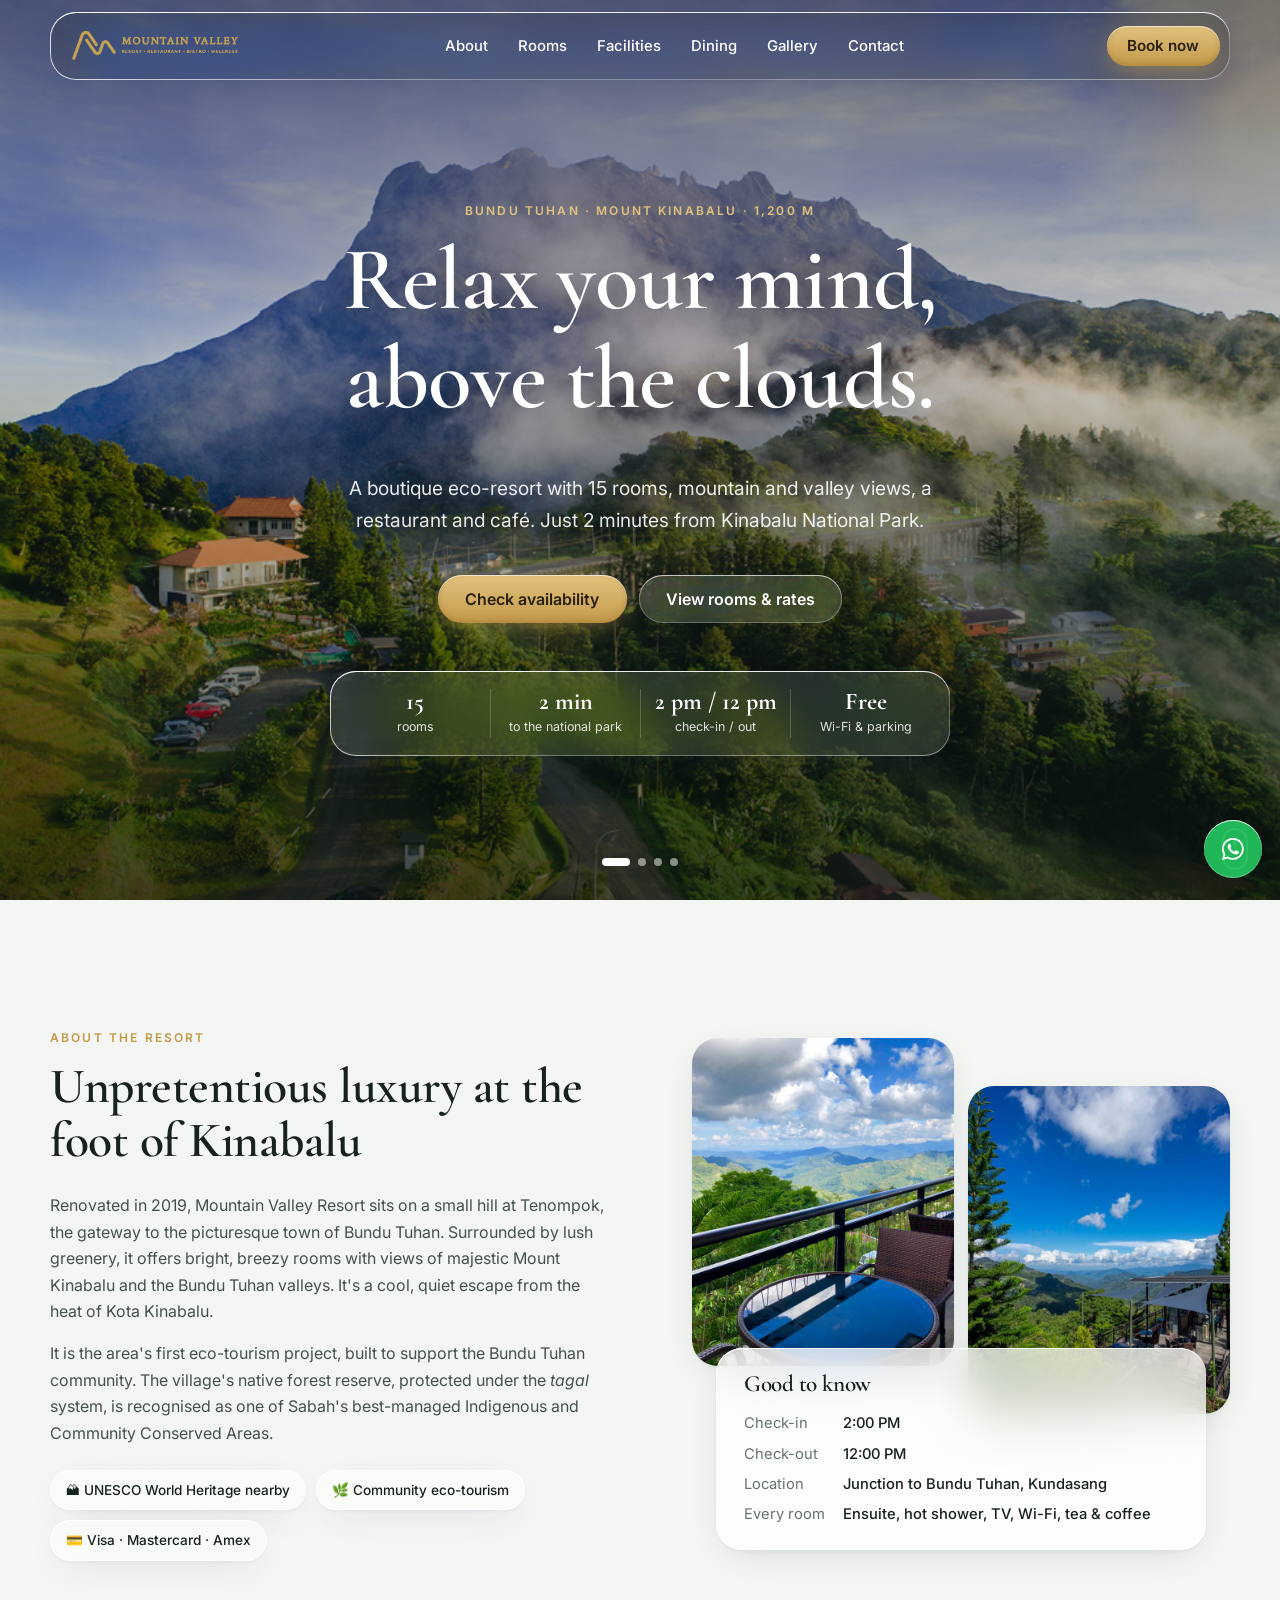
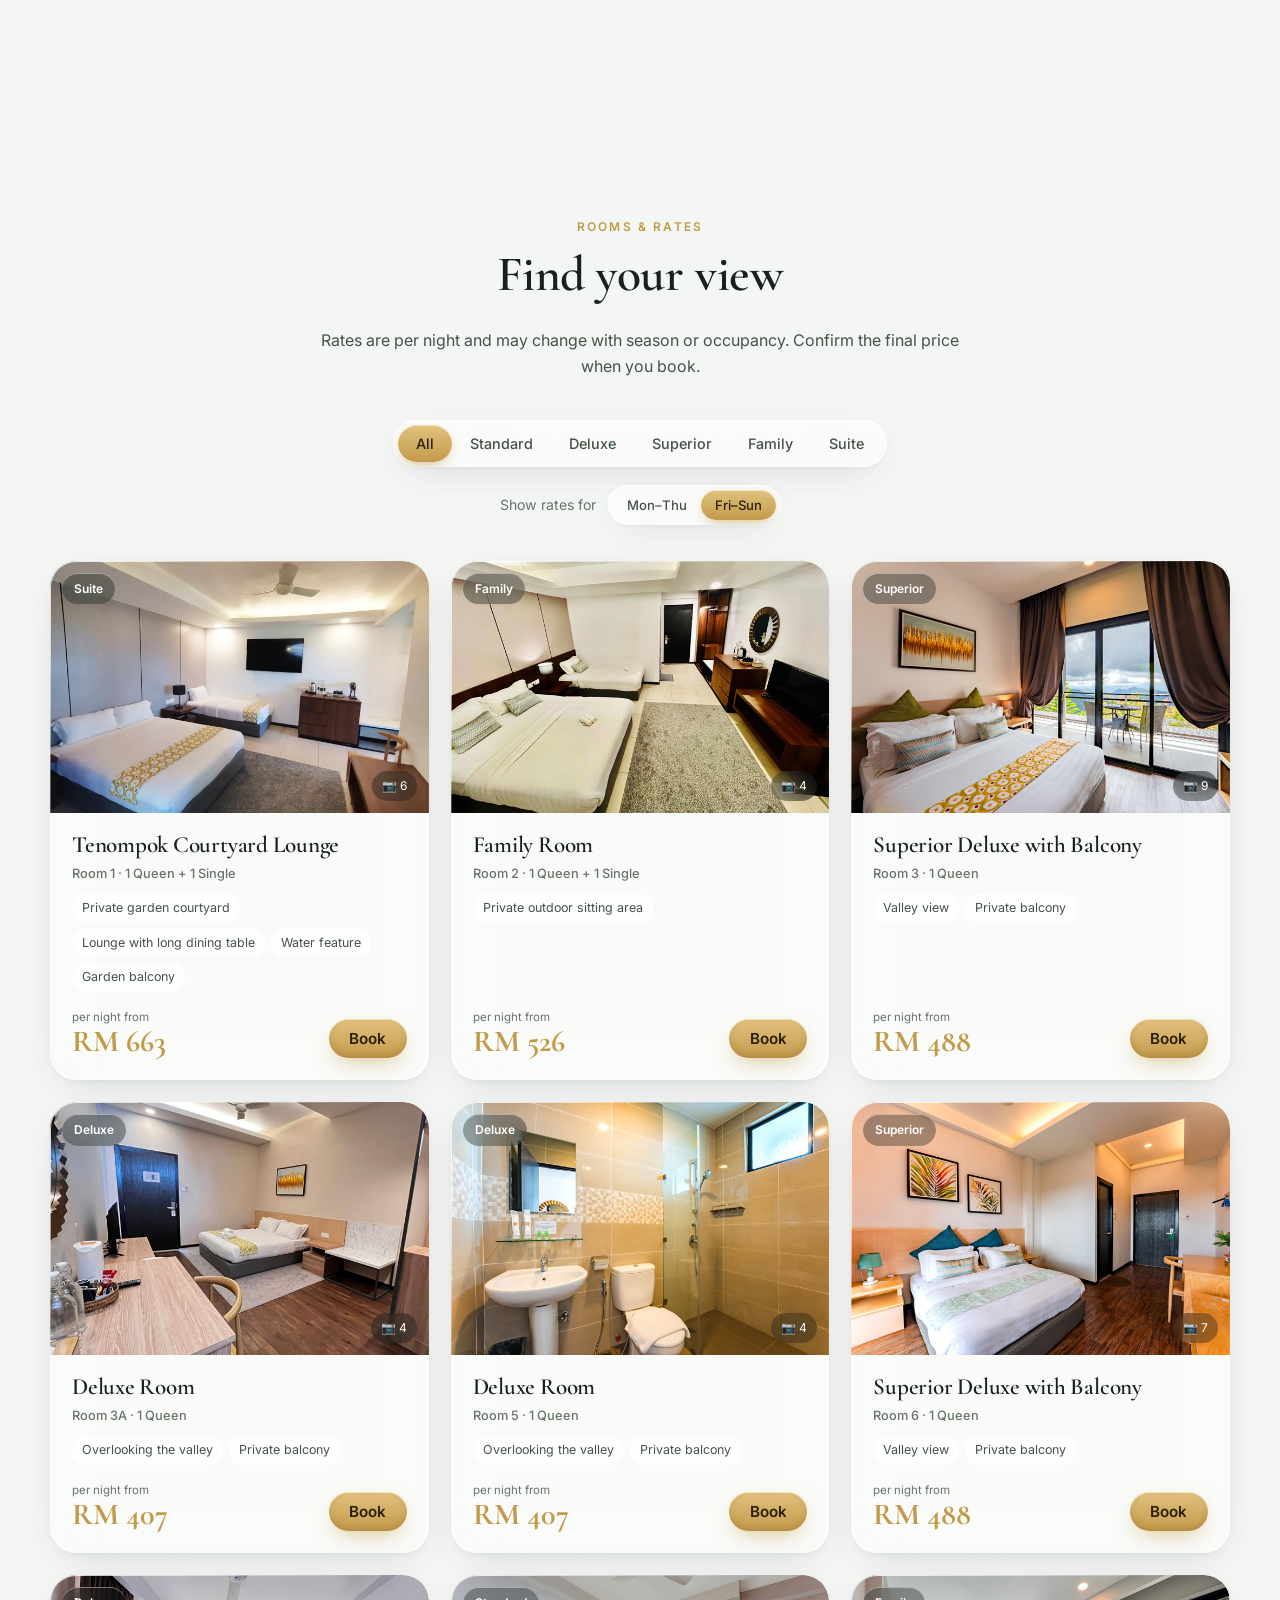
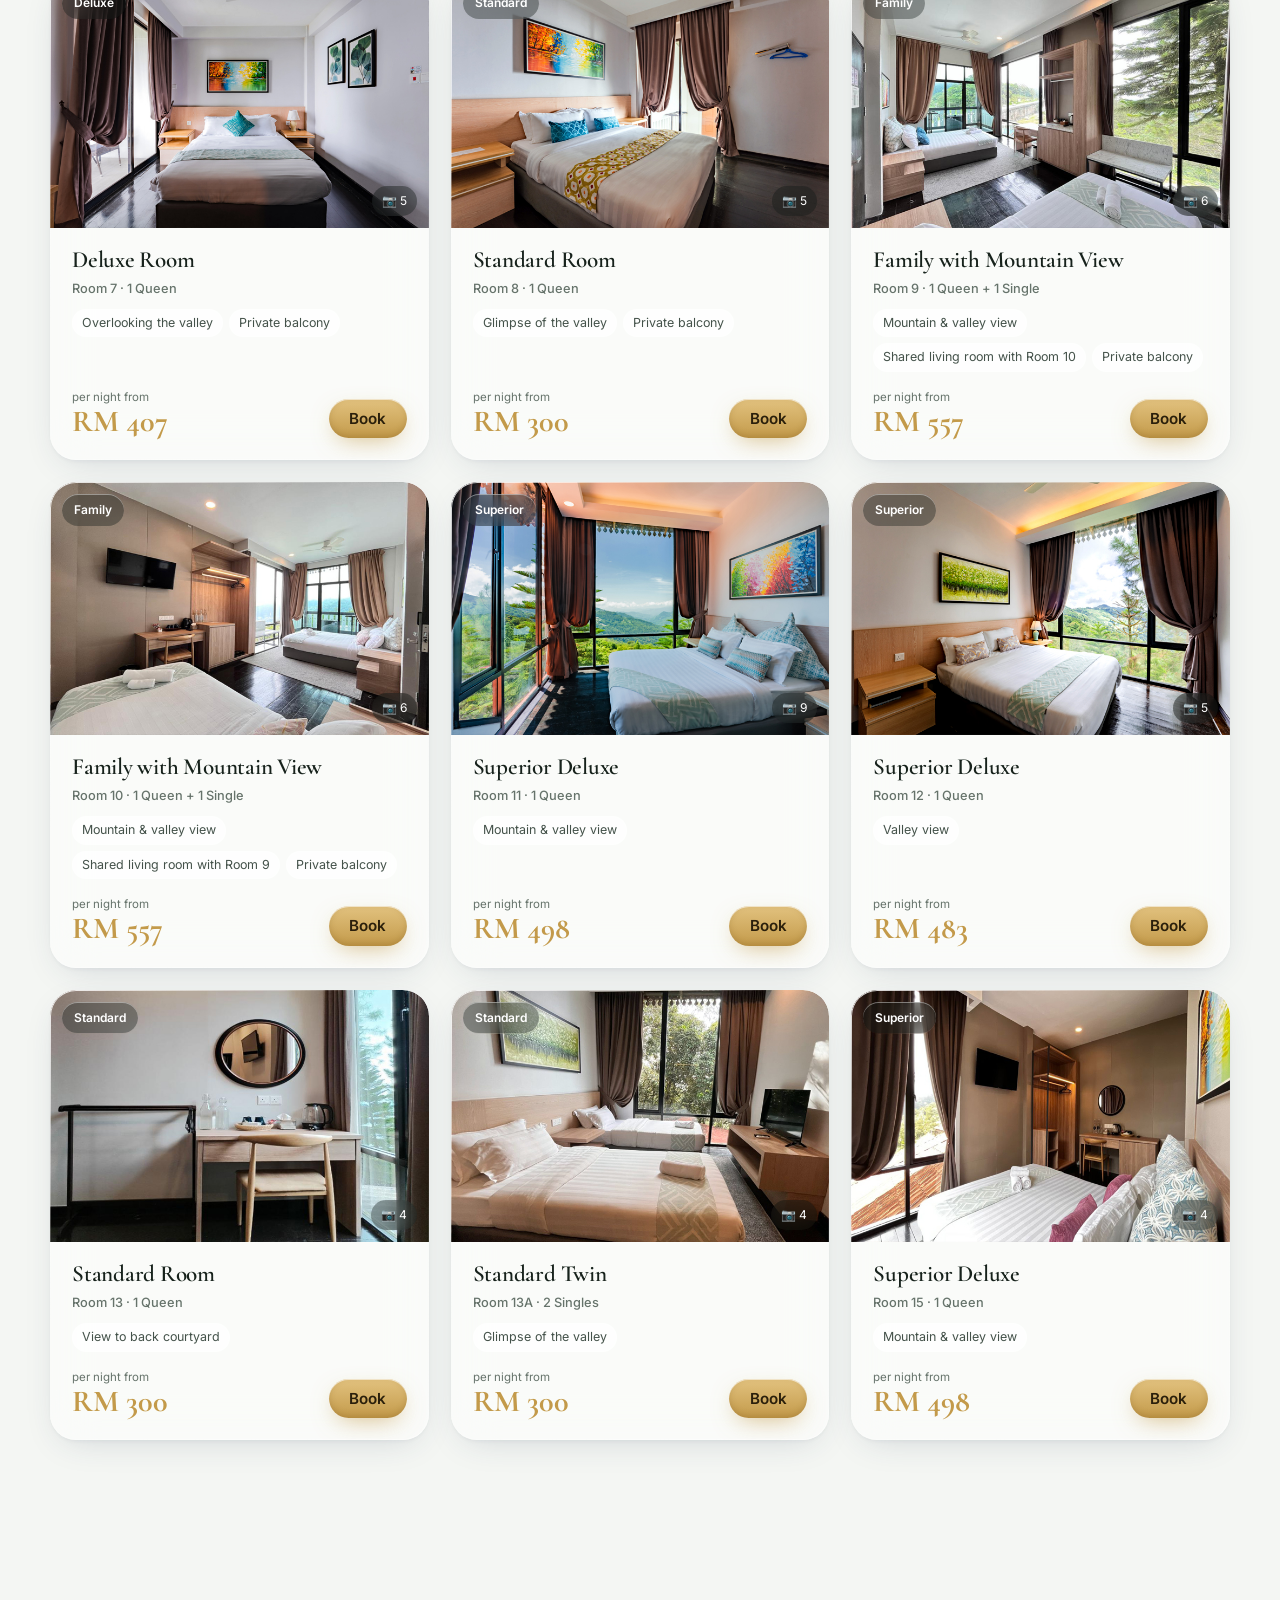
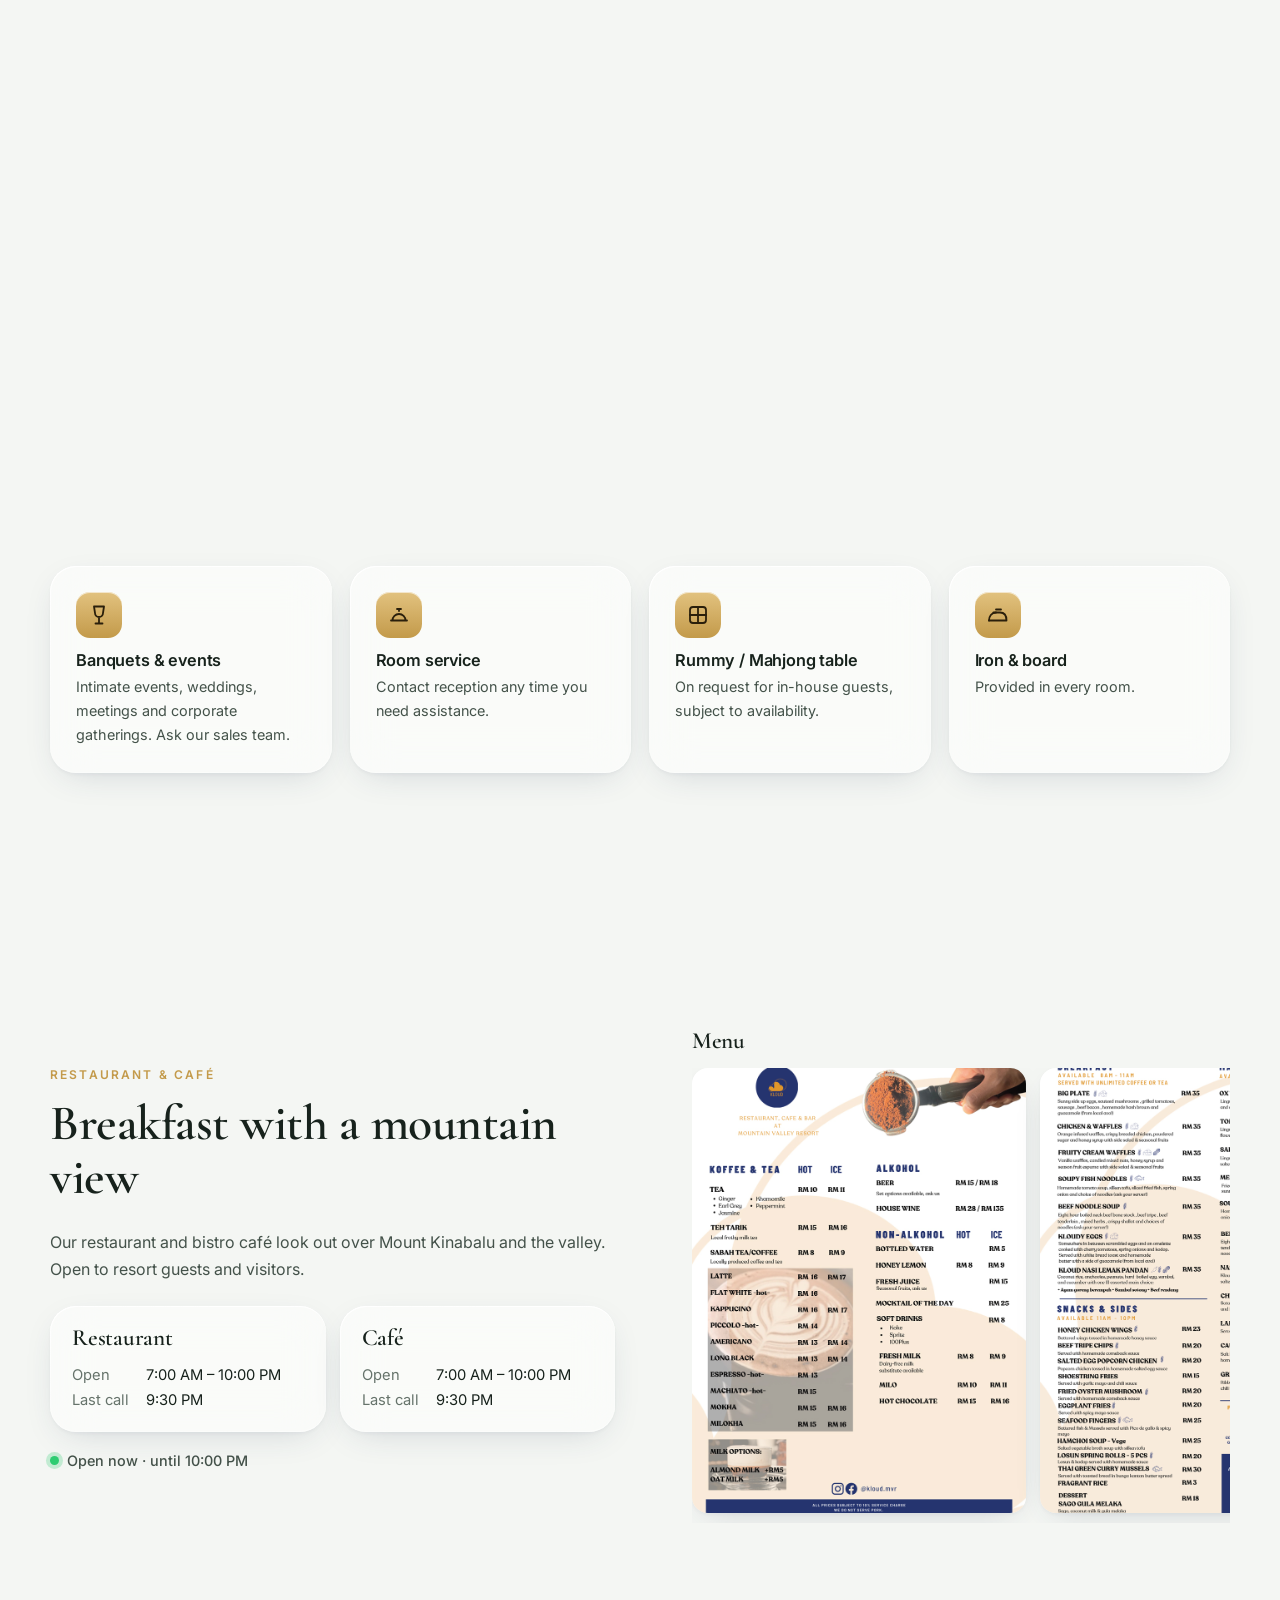
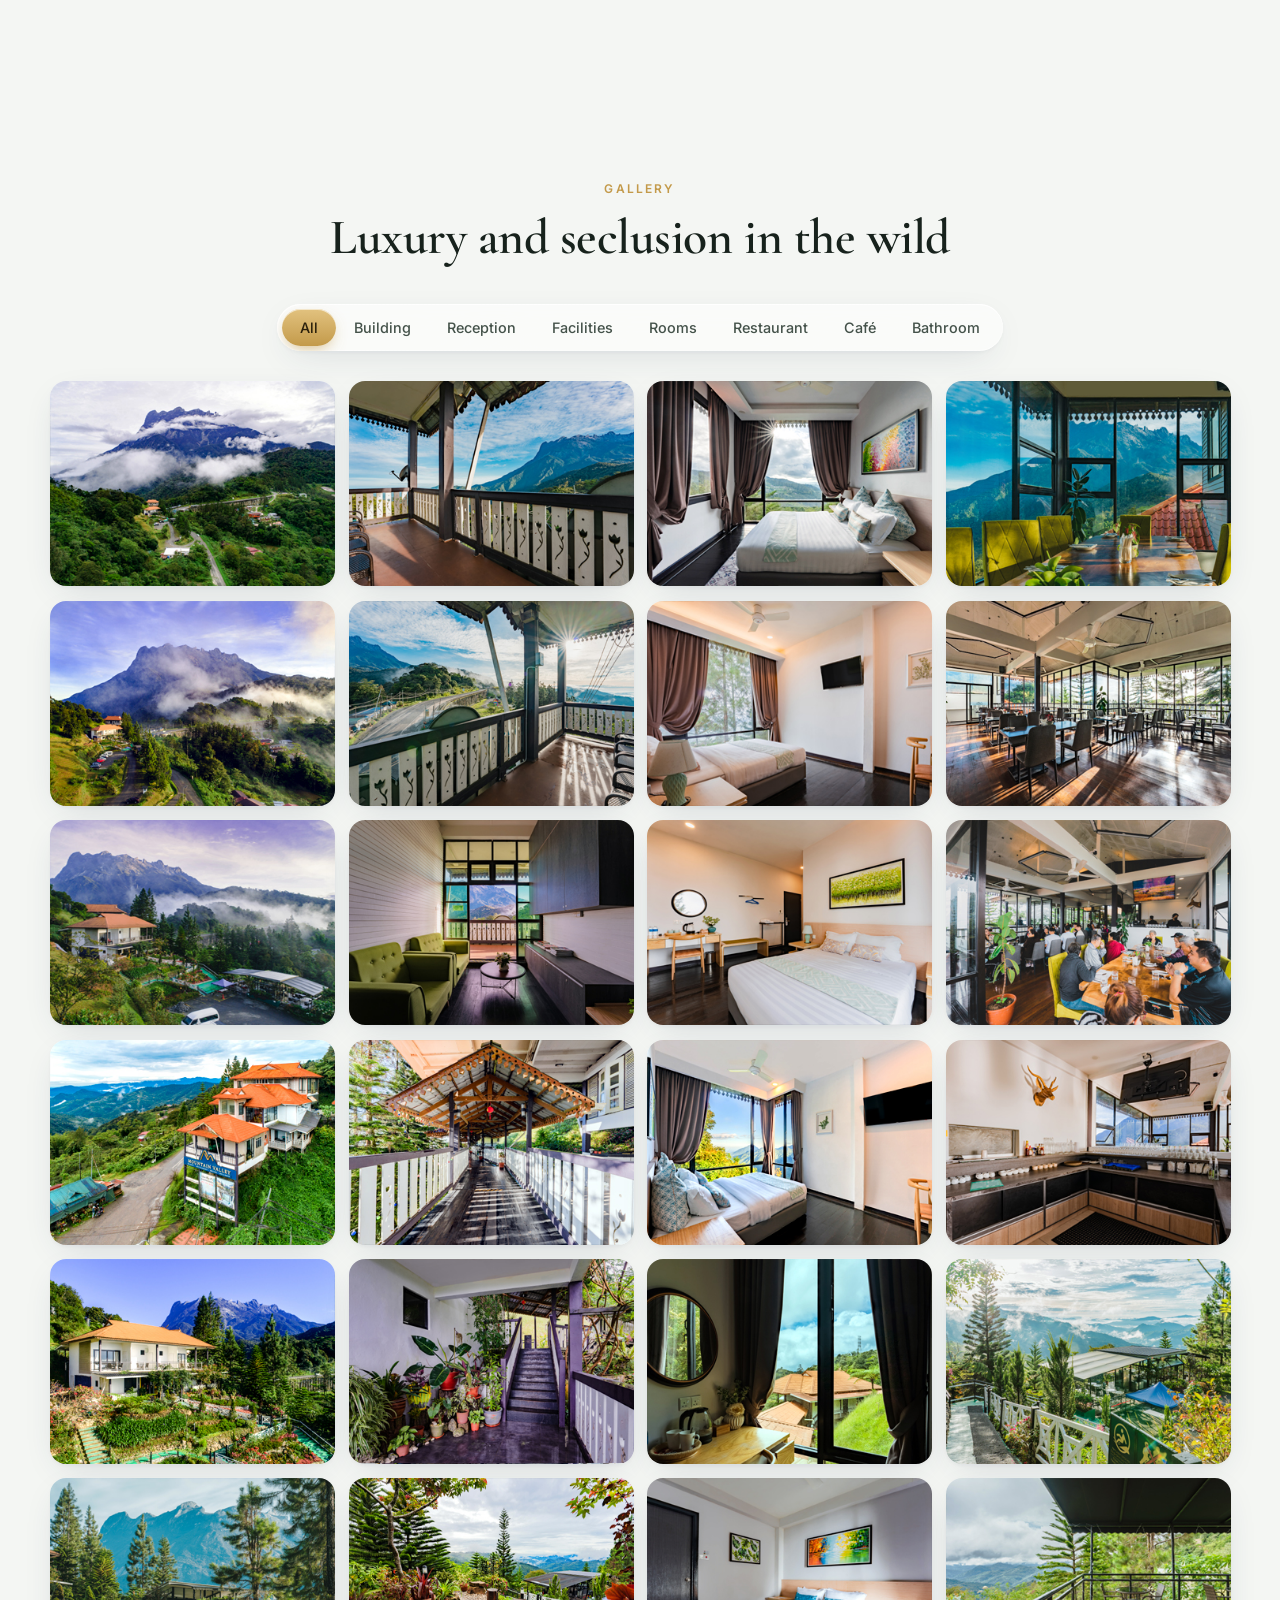
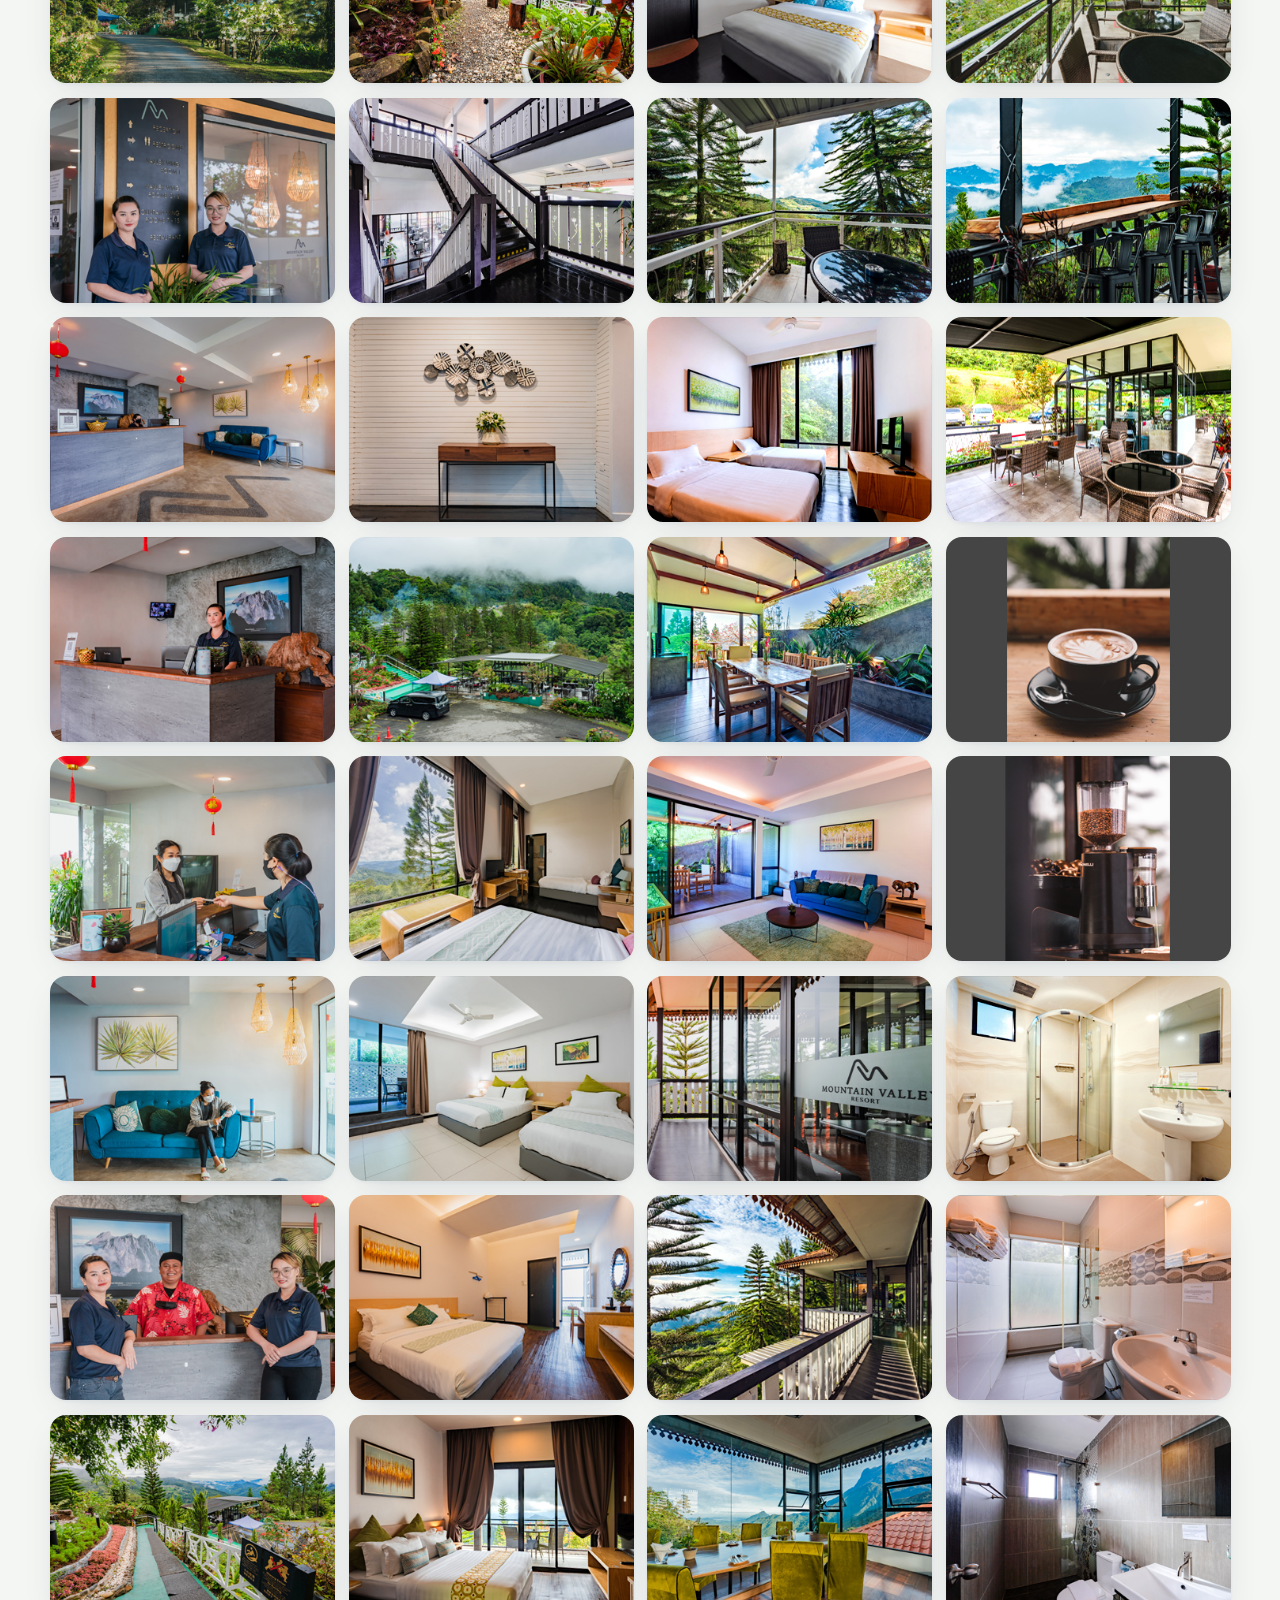
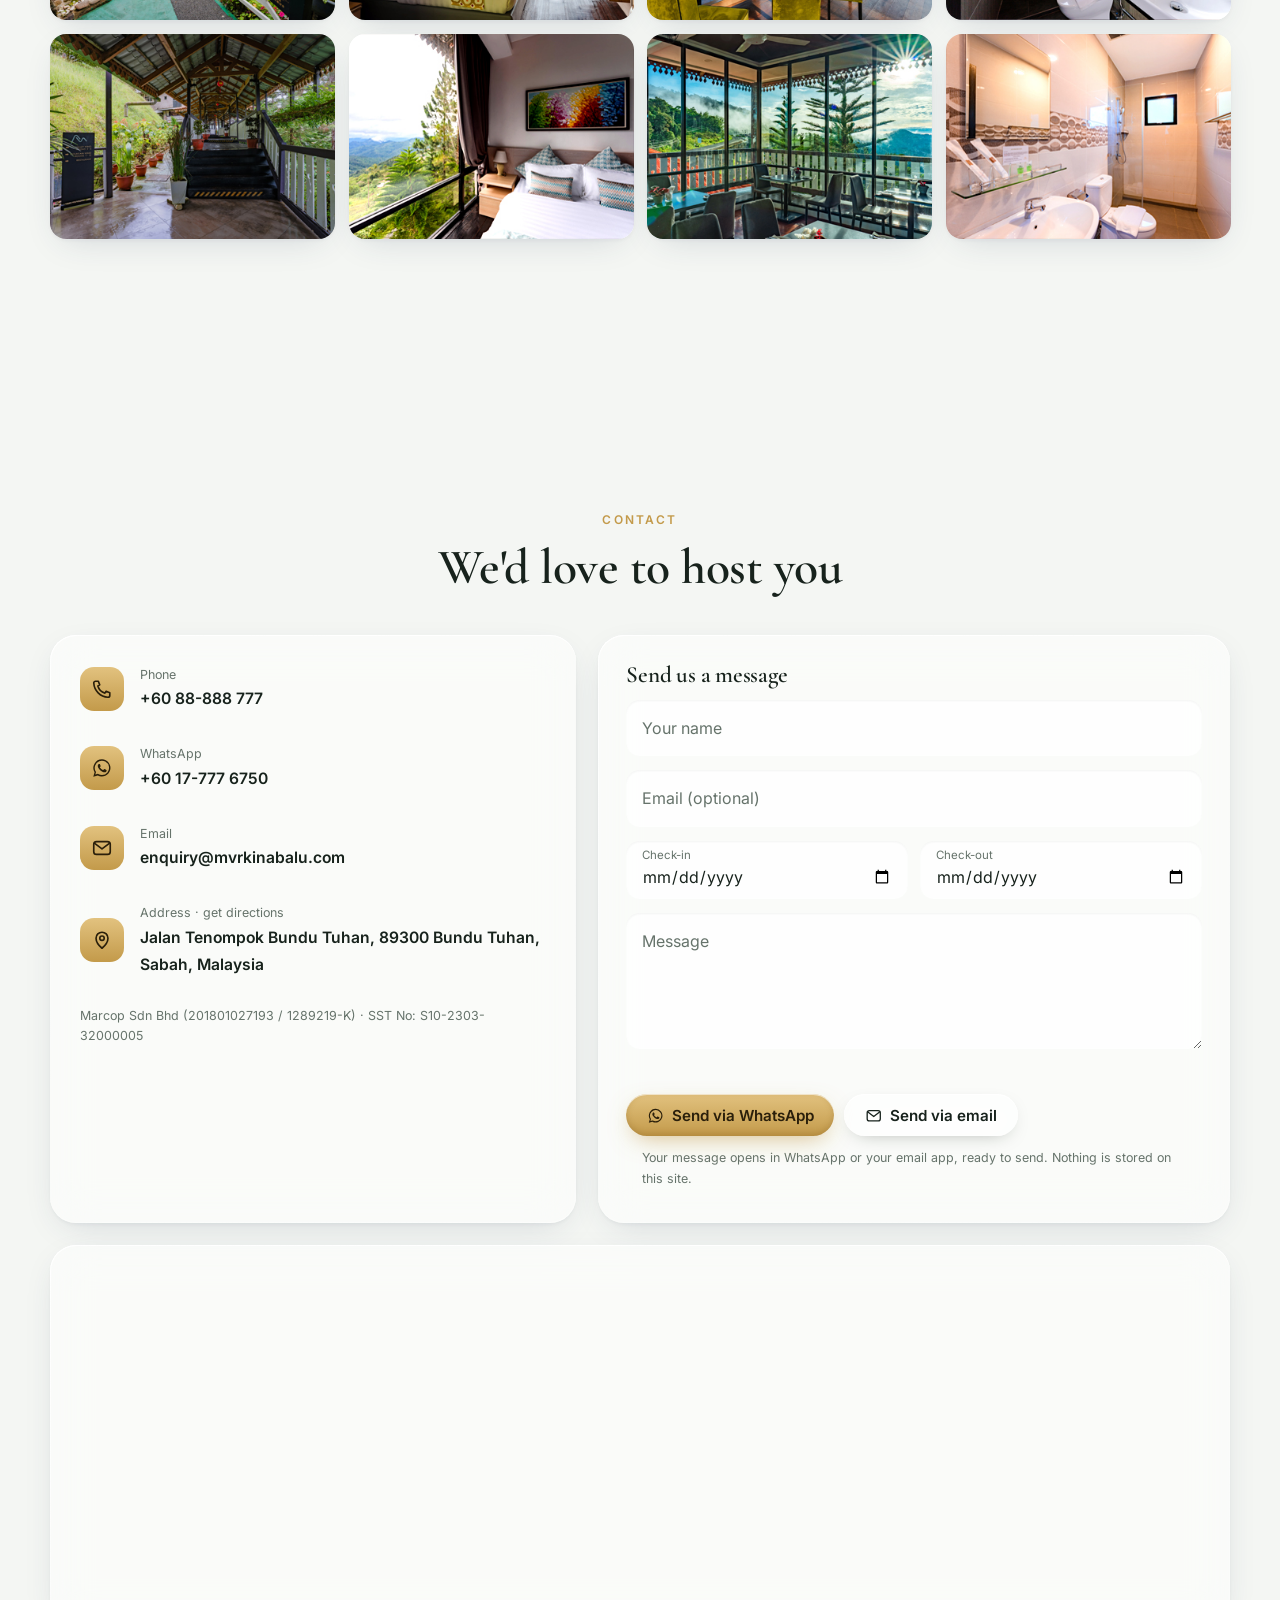
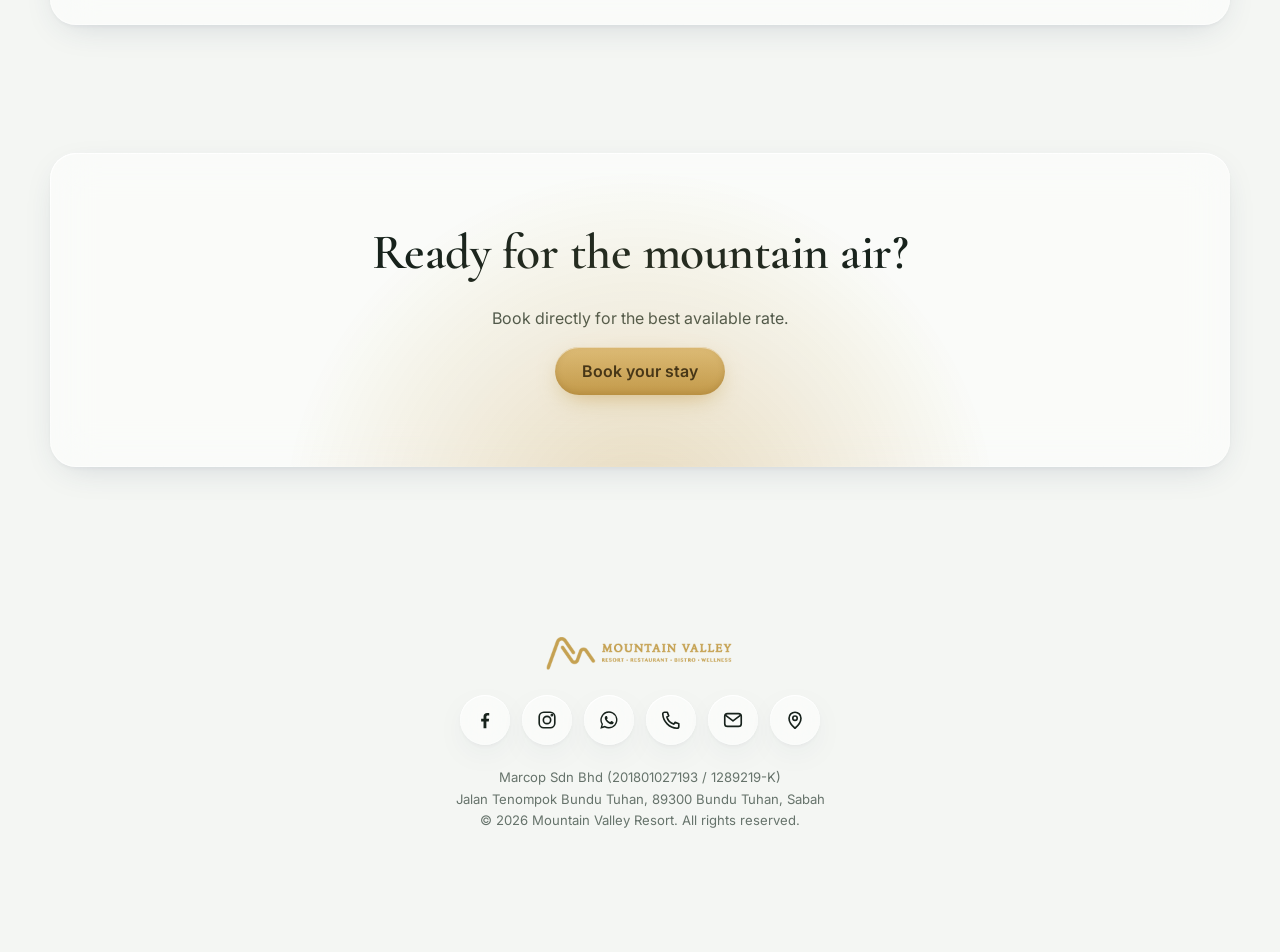
<file: index.html>
<!doctype html>
<html lang="en" class="no-js" data-theme="light">
<head>
  <meta charset="utf-8">
  <meta name="viewport" content="width=device-width, initial-scale=1, viewport-fit=cover">
  <title>Mountain Valley Resort · Bundu Tuhan, Kinabalu</title>
  <meta name="description" content="Boutique eco-resort at 1,200 m in the Mount Kinabalu foothills. 15 rooms with mountain and valley views, restaurant and café, 2 minutes from Kinabalu National Park.">
  <meta name="theme-color" content="#d3dcf2">
  <meta property="og:type" content="website">
  <meta property="og:title" content="Mountain Valley Resort · Bundu Tuhan, Kinabalu">
  <meta property="og:description" content="Boutique eco-resort at the foothills of Mount Kinabalu.">
  <meta property="og:image" content="https://mountainvalley.com.my/images/home/slide-1.jpg">
  <meta property="og:url" content="https://mountainvalley.com.my/">
  <link rel="icon" type="image/png" href="images/fav-icon/icon.png">
  <link rel="preconnect" href="https://fonts.googleapis.com">
  <link rel="preconnect" href="https://fonts.gstatic.com" crossorigin>
  <link href="https://fonts.googleapis.com/css2?family=Cormorant+Garamond:wght@500;600&family=Inter:wght@400;500;600&display=swap" rel="stylesheet">
  <link rel="stylesheet" href="css/style.css">
  <script type="application/ld+json">
  {
    "@context": "https://schema.org",
    "@type": "Resort",
    "name": "Mountain Valley Resort",
    "url": "https://mountainvalley.com.my/",
    "image": "https://mountainvalley.com.my/images/home/slide-1.jpg",
    "telephone": "+6088888777",
    "email": "enquiry@mvrkinabalu.com",
    "address": { "@type": "PostalAddress", "streetAddress": "Jalan Tenompok Bundu Tuhan", "postalCode": "89300", "addressLocality": "Bundu Tuhan", "addressRegion": "Sabah", "addressCountry": "MY" },
    "geo": { "@type": "GeoCoordinates", "latitude": 6.00317, "longitude": 116.52627 },
    "checkinTime": "14:00", "checkoutTime": "12:00",
    "sameAs": ["https://www.facebook.com/mvresort/", "https://www.instagram.com/mountainvalleyresort/"]
  }
  </script>
</head>
<body>
  <!-- SVG filter used for the liquid refraction edge on glass surfaces (Chromium) -->
  <svg width="0" height="0" style="position:absolute" aria-hidden="true">
    <filter id="liquid" x="0" y="0" width="100%" height="100%">
      <feTurbulence type="fractalNoise" baseFrequency="0.008 0.012" numOctaves="2" seed="7" result="n"/>
      <feGaussianBlur in="n" stdDeviation="2" result="nb"/>
      <feDisplacementMap in="SourceGraphic" in2="nb" scale="38" xChannelSelector="R" yChannelSelector="G"/>
    </filter>
  </svg>

  <a class="skip" href="#main">Skip to content</a>

  <div class="backdrop" aria-hidden="true">
    <div class="blob b1"></div><div class="blob b2"></div><div class="blob b3"></div>
    <div class="ridges">
      <svg viewBox="0 0 1440 400" preserveAspectRatio="xMidYMax slice">
        <!-- Kinabalu's jagged granite crown -->
        <path class="ridge-far" d="M0 330 L160 305 L300 255 L410 180 L455 130 L488 98 L508 112 L530 80 L552 104 L575 66 L598 96 L622 72 L646 102 L668 86 L700 96 L760 142 L860 192 L980 232 L1100 252 L1240 272 L1440 292 V400 H0Z"/>
      </svg>
    </div>
    <div class="mist m1"></div>
    <div class="ridges">
      <svg viewBox="0 0 1440 400" preserveAspectRatio="xMidYMax slice">
        <path class="ridge-mid" d="M0 340 C200 300 320 322 460 292 C600 262 720 302 860 282 C1000 262 1160 302 1300 287 C1380 280 1440 292 1440 292 V400 H0Z"/>
      </svg>
    </div>
    <div class="mist m2"></div>
    <div class="ridges">
      <svg viewBox="0 0 1440 400" preserveAspectRatio="xMidYMax slice">
        <path class="ridge-near" d="M0 372 C180 342 300 382 480 357 C660 332 760 377 960 352 C1140 332 1260 367 1440 347 V400 H0Z"/>
      </svg>
    </div>
  </div>

  <!-- ===== Navigation ===== -->
  <header class="nav-wrap">
    <nav class="nav glass" aria-label="Main">
      <a href="#home" class="brand" aria-label="Mountain Valley Resort, home">
        <img src="images/logo/logo.png" alt="Mountain Valley Resort" width="216" height="43">
      </a>
      <ul class="nav-links" id="navLinks">
        <li><a href="#about">About</a></li>
        <li><a href="#rooms">Rooms</a></li>
        <li><a href="#facilities">Facilities</a></li>
        <li><a href="#dining">Dining</a></li>
        <li><a href="#gallery">Gallery</a></li>
        <li><a href="#contact">Contact</a></li>
      </ul>
      <span class="nav-pill" aria-hidden="true"></span>
      <a class="btn btn-gold nav-book" data-book href="#" target="_blank" rel="noopener">Book now</a>
      <button class="menu-btn" id="menuBtn" aria-label="Open menu" aria-expanded="false" aria-controls="navLinks">
        <span></span><span></span>
      </button>
    </nav>
  </header>

  <main id="main">
    <!-- ===== Hero ===== -->
    <section id="home" class="hero">
      <div class="hero-slides" aria-hidden="true">
        <img src="images/home/slide-1.jpg" alt="" class="active" fetchpriority="high">
        <img src="images/home/slide-2.jpg" alt="" loading="lazy">
        <img src="images/home/slide-3.jpg" alt="" loading="lazy">
        <img src="images/home/slide-4.jpg" alt="" loading="lazy">
      </div>
      <div class="hero-shade"></div>
      <div class="hero-inner">
        <p class="eyebrow reveal">Bundu Tuhan · Mount Kinabalu · 1,200 m</p>
        <h1 class="reveal">Relax your mind,<br>above the clouds.</h1>
        <p class="lead reveal">A boutique eco-resort with 15 rooms, mountain and valley views, a restaurant and café. Just 2 minutes from Kinabalu National Park.</p>
        <div class="hero-cta reveal">
          <a class="btn btn-gold btn-lg" data-book href="#" target="_blank" rel="noopener">Check availability</a>
          <a class="btn btn-glass btn-lg" href="#rooms">View rooms &amp; rates</a>
        </div>
        <ul class="hero-facts glass reveal">
          <li><strong>15</strong><span>rooms</span></li>
          <li><strong>2 min</strong><span>to the national park</span></li>
          <li><strong>2 pm / 12 pm</strong><span>check-in / out</span></li>
          <li><strong>Free</strong><span>Wi-Fi &amp; parking</span></li>
        </ul>
      </div>
      <div class="hero-dots" role="tablist" aria-label="Hero photos"></div>
      <a href="#about" class="scroll-cue" aria-label="Scroll to About"><span></span></a>
    </section>

    <!-- ===== About ===== -->
    <section id="about" class="section">
      <div class="container split">
        <div class="reveal">
          <p class="eyebrow">About the resort</p>
          <h2>Unpretentious luxury at the foot of Kinabalu</h2>
          <p>Renovated in 2019, Mountain Valley Resort sits on a small hill at Tenompok, the gateway to the picturesque town of Bundu Tuhan. Surrounded by lush greenery, it offers bright, breezy rooms with views of majestic Mount Kinabalu and the Bundu Tuhan valleys. It's a cool, quiet escape from the heat of Kota Kinabalu.</p>
          <p>It is the area's first eco-tourism project, built to support the Bundu Tuhan community. The village's native forest reserve, protected under the <em>tagal</em> system, is recognised as one of Sabah's best-managed Indigenous and Community Conserved Areas.</p>
          <div class="chips">
            <span class="chip glass">🏔 UNESCO World Heritage nearby</span>
            <span class="chip glass">🌿 Community eco-tourism</span>
            <span class="chip glass">💳 Visa · Mastercard · Amex</span>
          </div>
        </div>
        <div class="about-stack reveal">
          <img src="images/about/1.jpg" alt="Mountain Valley Resort building" loading="lazy">
          <img src="images/about/3.jpg" alt="View from the resort" loading="lazy">
          <div class="glass about-card">
            <h3>Good to know</h3>
            <dl>
              <dt>Check-in</dt><dd>2:00 PM</dd>
              <dt>Check-out</dt><dd>12:00 PM</dd>
              <dt>Location</dt><dd>Junction to Bundu Tuhan, Kundasang</dd>
              <dt>Every room</dt><dd>Ensuite, hot shower, TV, Wi-Fi, tea &amp; coffee</dd>
            </dl>
          </div>
        </div>
      </div>
    </section>

    <!-- ===== Rooms ===== -->
    <section id="rooms" class="section">
      <div class="container">
        <div class="section-head reveal">
          <p class="eyebrow">Rooms &amp; rates</p>
          <h2>Find your view</h2>
          <p>Rates are per night and may change with season or occupancy. Confirm the final price when you book.</p>
        </div>
        <div class="seg glass reveal" role="tablist" aria-label="Filter rooms" id="roomFilter">
          <span class="seg-pill" aria-hidden="true"></span>
          <button role="tab" aria-selected="true" data-f="all">All</button>
          <button role="tab" aria-selected="false" data-f="standard">Standard</button>
          <button role="tab" aria-selected="false" data-f="deluxe">Deluxe</button>
          <button role="tab" aria-selected="false" data-f="superior">Superior</button>
          <button role="tab" aria-selected="false" data-f="family">Family</button>
          <button role="tab" aria-selected="false" data-f="suite">Suite</button>
        </div>
        <div class="rate-toggle reveal">
          <span>Show rates for</span>
          <div class="seg seg-sm glass" role="tablist" aria-label="Rate period" id="rateToggle">
            <span class="seg-pill" aria-hidden="true"></span>
            <button role="tab" aria-selected="true" data-r="0">Mon–Thu</button>
            <button role="tab" aria-selected="false" data-r="1">Fri–Sun</button>
          </div>
        </div>
        <div class="room-grid" id="roomGrid"></div>
        <p class="note reveal">Every room has a private bathroom with hot shower, toiletries, tea &amp; coffee, free Wi-Fi and cable TV. No air-conditioning: the highland air stays cool all year.<br>Extra single bed: RM 70 per night (excluding breakfast).</p>
      </div>
    </section>

    <!-- ===== Facilities ===== -->
    <section id="facilities" class="section">
      <div class="container">
        <div class="section-head reveal">
          <p class="eyebrow">Facilities</p>
          <h2>Everything you need, nothing you don't</h2>
        </div>
        <div class="fac-grid" id="facGrid"></div>
      </div>
    </section>

    <!-- ===== Dining ===== -->
    <section id="dining" class="section">
      <div class="container split split-rev">
        <div class="reveal">
          <p class="eyebrow">Restaurant &amp; café</p>
          <h2>Breakfast with a mountain view</h2>
          <p>Our restaurant and bistro café look out over Mount Kinabalu and the valley. Open to resort guests and visitors.</p>
          <div class="hours">
            <div class="glass hours-card">
              <h3>Restaurant</h3>
              <p><span>Open</span> 7:00 AM – 10:00 PM</p>
              <p><span>Last call</span> 9:30 PM</p>
            </div>
            <div class="glass hours-card">
              <h3>Café</h3>
              <p><span>Open</span> 7:00 AM – 10:00 PM</p>
              <p><span>Last call</span> 9:30 PM</p>
            </div>
          </div>
          <p class="open-now" id="openNow" aria-live="polite"></p>
        </div>
        <div class="reveal">
          <h3 class="menu-title">Menu</h3>
          <div class="menu-strip" id="menuStrip"></div>
        </div>
      </div>
    </section>

    <!-- ===== Gallery ===== -->
    <section id="gallery" class="section">
      <div class="container">
        <div class="section-head reveal">
          <p class="eyebrow">Gallery</p>
          <h2>Luxury and seclusion in the wild</h2>
        </div>
        <div class="seg glass reveal" role="tablist" aria-label="Filter gallery" id="galFilter">
          <span class="seg-pill" aria-hidden="true"></span>
          <button role="tab" aria-selected="true" data-f="all">All</button>
          <button role="tab" aria-selected="false" data-f="building">Building</button>
          <button role="tab" aria-selected="false" data-f="reception">Reception</button>
          <button role="tab" aria-selected="false" data-f="facilities">Facilities</button>
          <button role="tab" aria-selected="false" data-f="room">Rooms</button>
          <button role="tab" aria-selected="false" data-f="restaurant">Restaurant</button>
          <button role="tab" aria-selected="false" data-f="cafe">Café</button>
          <button role="tab" aria-selected="false" data-f="bathroom">Bathroom</button>
        </div>
        <div class="gal-grid" id="galGrid"></div>
      </div>
    </section>

    <!-- ===== Contact ===== -->
    <section id="contact" class="section">
      <div class="container">
        <div class="section-head reveal">
          <p class="eyebrow">Contact</p>
          <h2>We'd love to host you</h2>
        </div>
        <div class="contact-grid">
          <div class="glass contact-card reveal">
            <a class="c-row" id="cPhone" href="#"><span class="ic" data-icon="phone"></span><span><small>Phone</small><b></b></span></a>
            <a class="c-row" id="cWa" href="#" target="_blank" rel="noopener"><span class="ic" data-icon="whatsapp"></span><span><small>WhatsApp</small><b></b></span></a>
            <a class="c-row" id="cMail" href="#"><span class="ic" data-icon="email"></span><span><small>Email</small><b></b></span></a>
            <a class="c-row" id="cMap" href="#" target="_blank" rel="noopener"><span class="ic" data-icon="maps"></span><span><small>Address · get directions</small><b></b></span></a>
            <p class="fine">Marcop Sdn Bhd (201801027193 / 1289219-K) · SST No: S10-2303-32000005</p>
          </div>

          <form class="glass contact-form reveal" id="contactForm" novalidate>
            <h3>Send us a message</h3>
            <div class="field"><input id="fName" name="name" required autocomplete="name" placeholder=" "><label for="fName">Your name</label></div>
            <div class="field"><input id="fEmail" name="email" type="email" autocomplete="email" placeholder=" "><label for="fEmail">Email (optional)</label></div>
            <div class="field-row">
              <div class="field"><input id="fIn" name="checkin" type="date" placeholder=" "><label for="fIn">Check-in</label></div>
              <div class="field"><input id="fOut" name="checkout" type="date" placeholder=" "><label for="fOut">Check-out</label></div>
            </div>
            <div class="field"><textarea id="fMsg" name="message" rows="4" required placeholder=" "></textarea><label for="fMsg">Message</label></div>
            <p class="form-err" id="formErr" role="alert"></p>
            <div class="form-actions">
              <button class="btn btn-gold" type="submit" data-via="whatsapp"><span class="ic" data-icon="whatsapp"></span>Send via WhatsApp</button>
              <button class="btn btn-glass" type="submit" data-via="email"><span class="ic" data-icon="email"></span>Send via email</button>
            </div>
            <p class="fine">Your message opens in WhatsApp or your email app, ready to send. Nothing is stored on this site.</p>
          </form>

          <div class="map glass reveal">
            <iframe id="mapFrame" title="Map to Mountain Valley Resort" loading="lazy" referrerpolicy="no-referrer-when-downgrade" allowfullscreen></iframe>
          </div>
        </div>
      </div>
    </section>

    <!-- ===== CTA ===== -->
    <section class="section cta-band">
      <div class="container">
        <div class="glass cta reveal">
          <h2>Ready for the mountain air?</h2>
          <p>Book directly for the best available rate.</p>
          <a class="btn btn-gold btn-lg" data-book href="#" target="_blank" rel="noopener">Book your stay</a>
        </div>
      </div>
    </section>
  </main>

  <footer class="footer">
    <div class="container footer-inner">
      <img src="images/logo/logo.png" alt="Mountain Valley Resort" width="216" height="43" class="footer-logo">
      <ul class="socials" id="socials" aria-label="Social and contact links"></ul>
      <p>Marcop Sdn Bhd (201801027193 / 1289219-K)<br>Jalan Tenompok Bundu Tuhan, 89300 Bundu Tuhan, Sabah<br>© <span id="year"></span> Mountain Valley Resort. All rights reserved.</p>
    </div>
  </footer>

  <!-- Floating WhatsApp + mobile book bar -->
  <a class="fab glass" id="fab" href="#" target="_blank" rel="noopener" aria-label="Chat with us on WhatsApp"><span class="ic" data-icon="whatsapp"></span></a>
  <div class="mobile-bar glass">
    <a class="btn btn-glass" id="mbCall" href="#"><span class="ic" data-icon="phone"></span>Call</a>
    <a class="btn btn-gold" data-book href="#" target="_blank" rel="noopener">Book now</a>
  </div>
  <button class="to-top glass" id="toTop" aria-label="Back to top">↑</button>

  <!-- Lightbox -->
  <dialog class="lightbox" id="lightbox" aria-label="Photo viewer">
    <div class="lb-stage"><img id="lbImg" alt=""></div>
    <p class="lb-cap glass" id="lbCap"></p>
    <button class="lb-btn lb-close glass" id="lbClose" aria-label="Close">✕</button>
    <button class="lb-btn lb-prev glass" id="lbPrev" aria-label="Previous photo">‹</button>
    <button class="lb-btn lb-next glass" id="lbNext" aria-label="Next photo">›</button>
  </dialog>

  <script src="js/data.js"></script>
  <script src="js/app.js"></script>
</body>
</html>
</file>
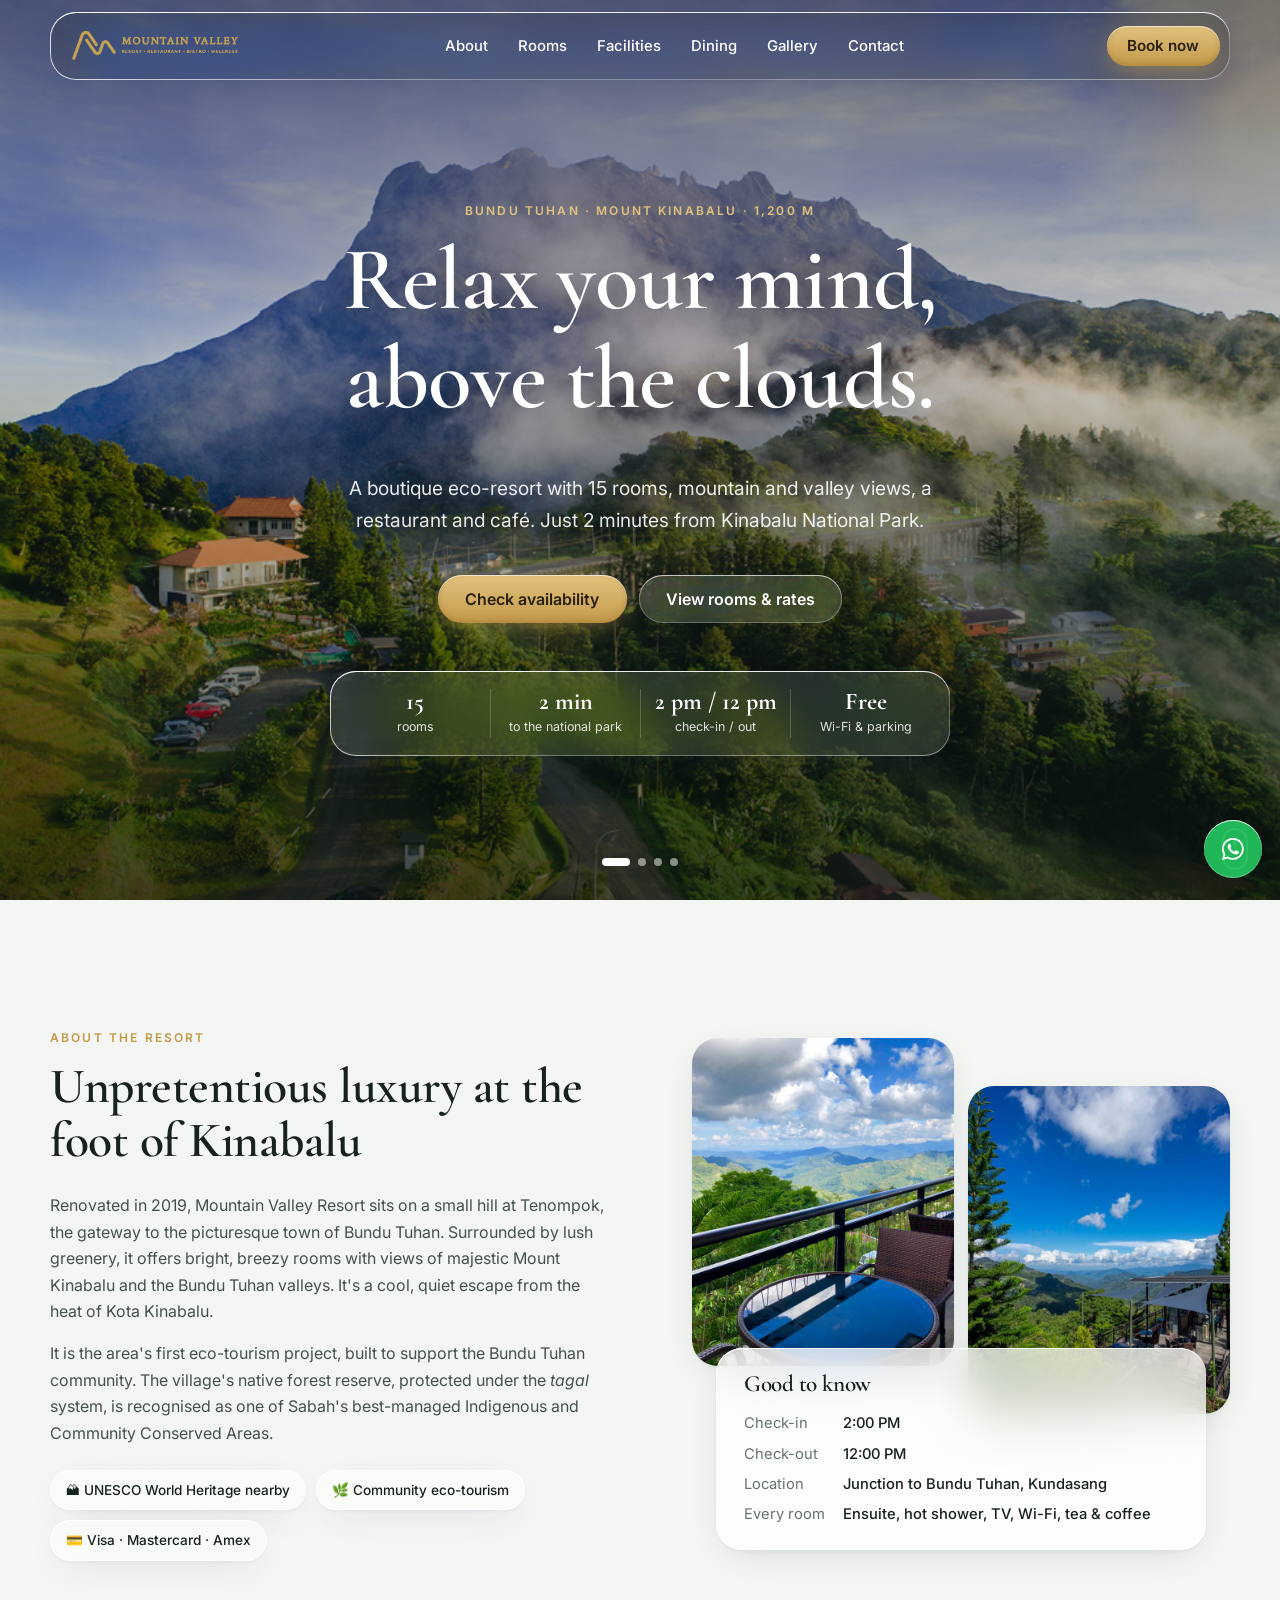
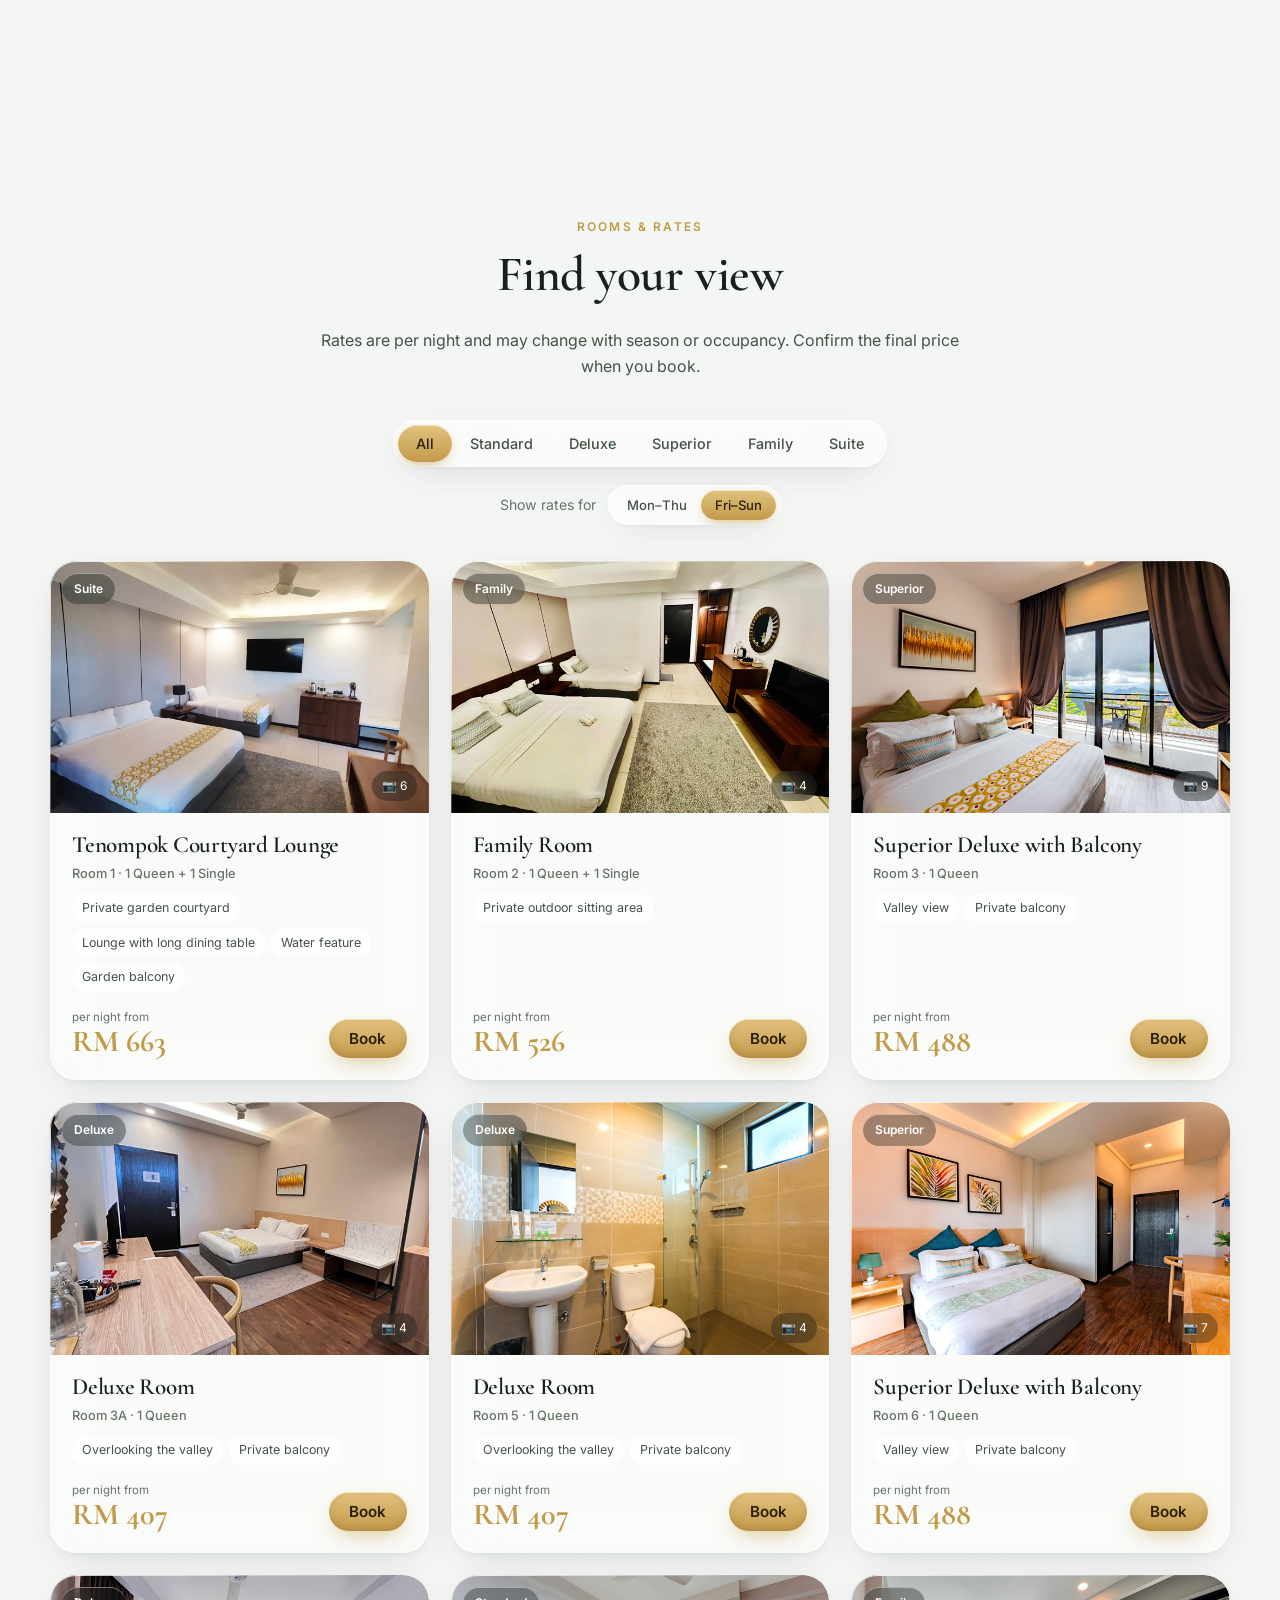
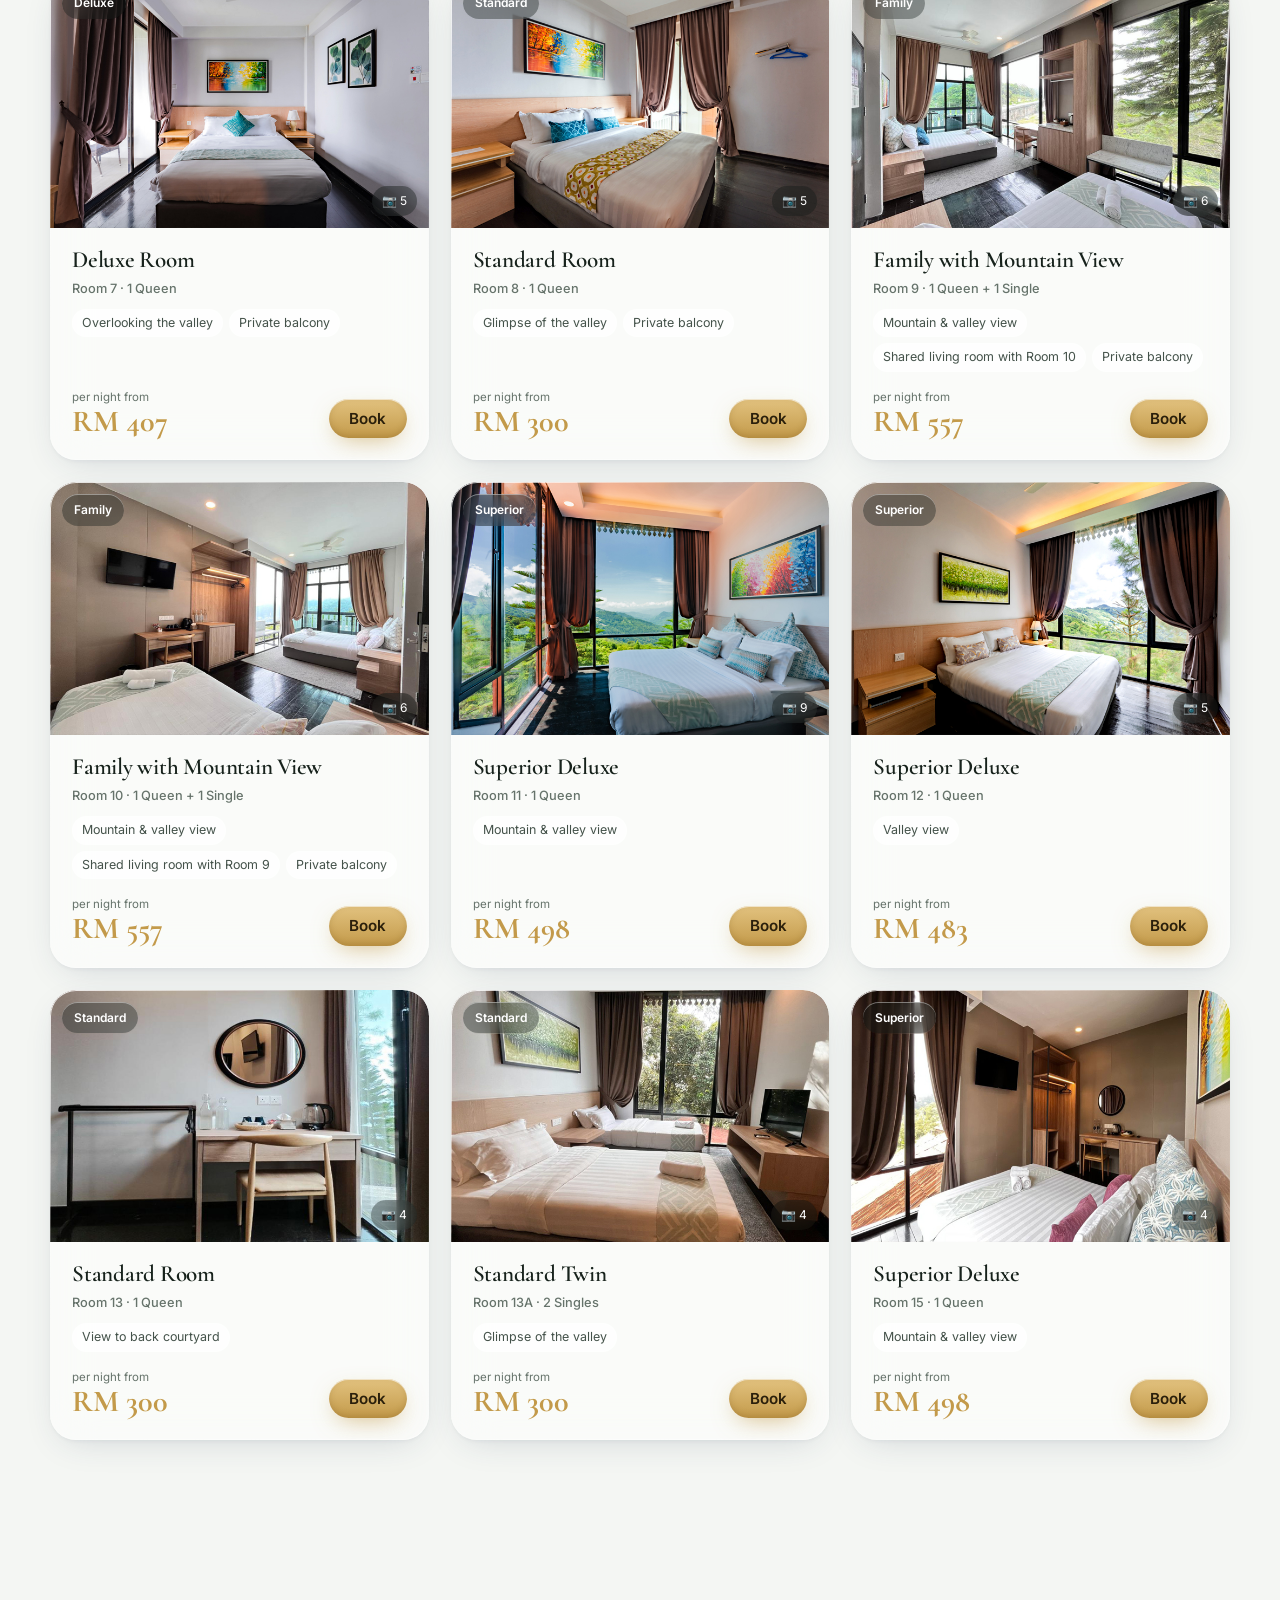
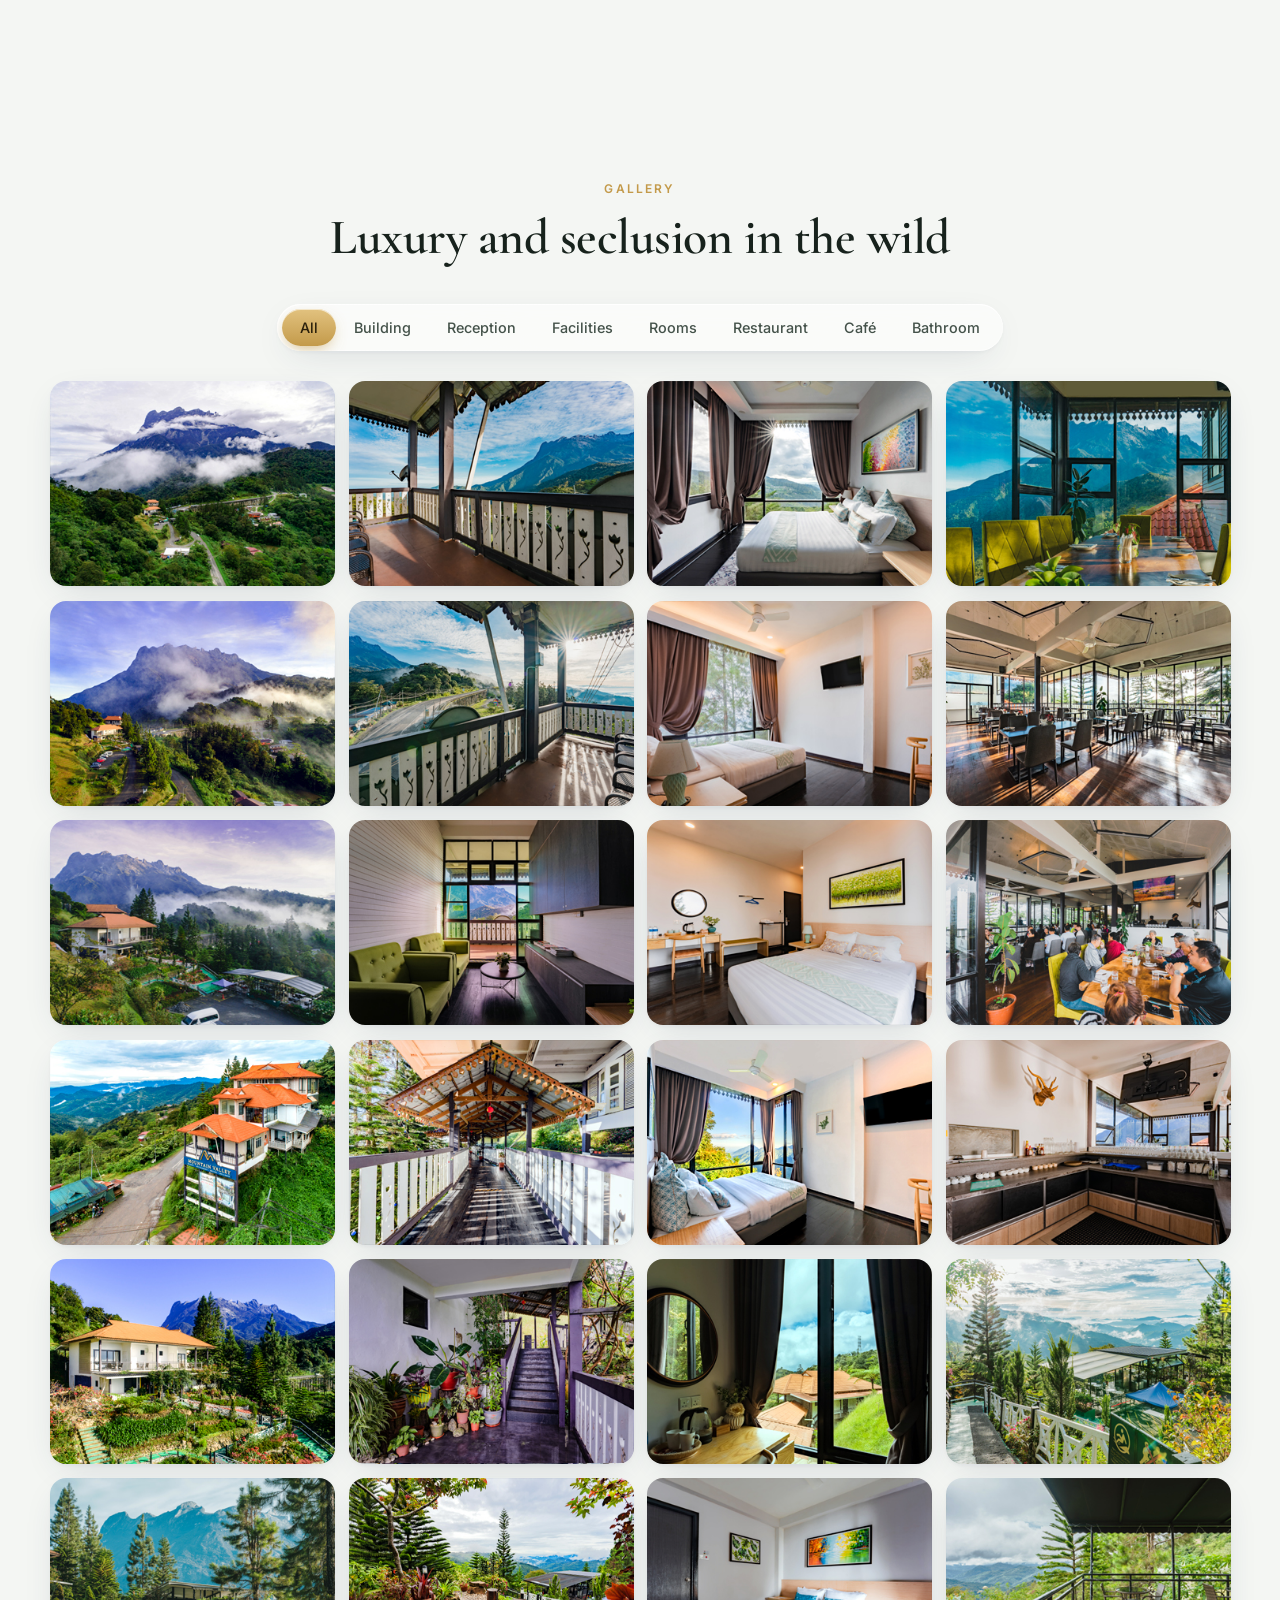
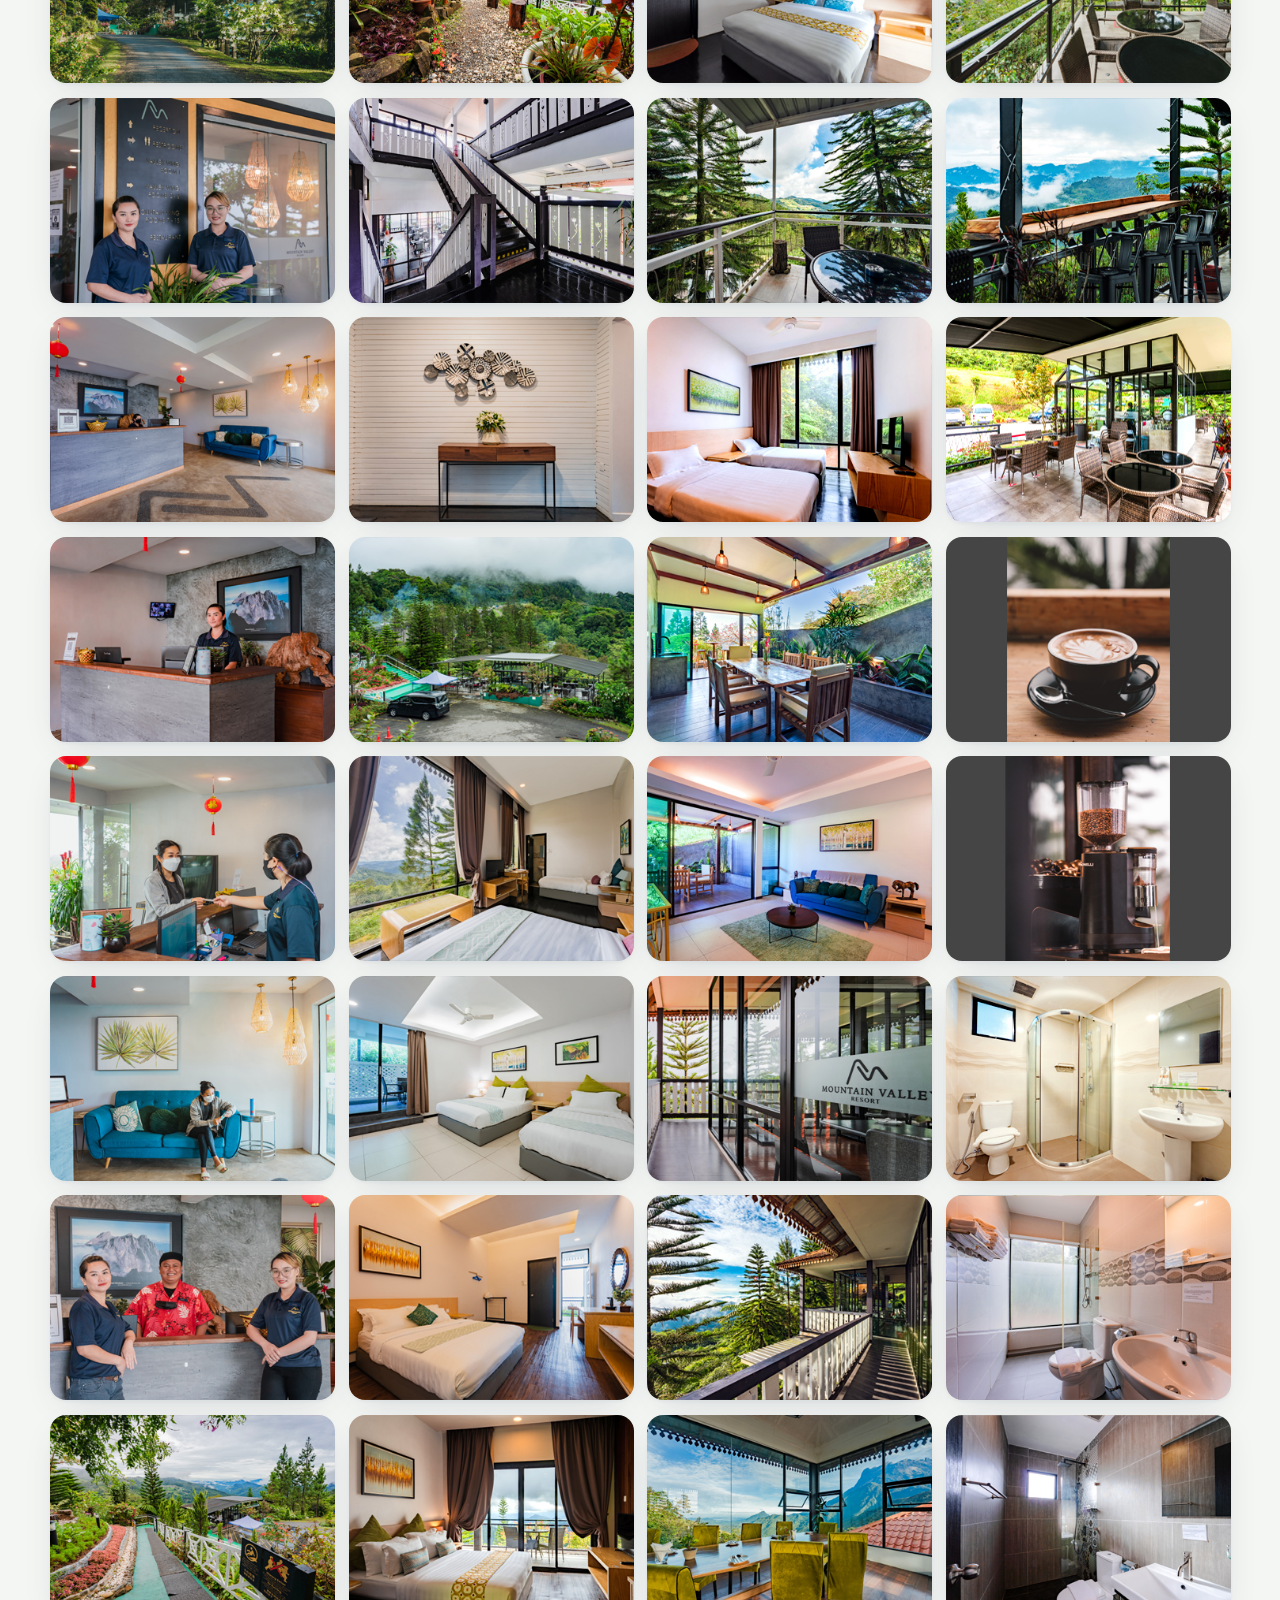
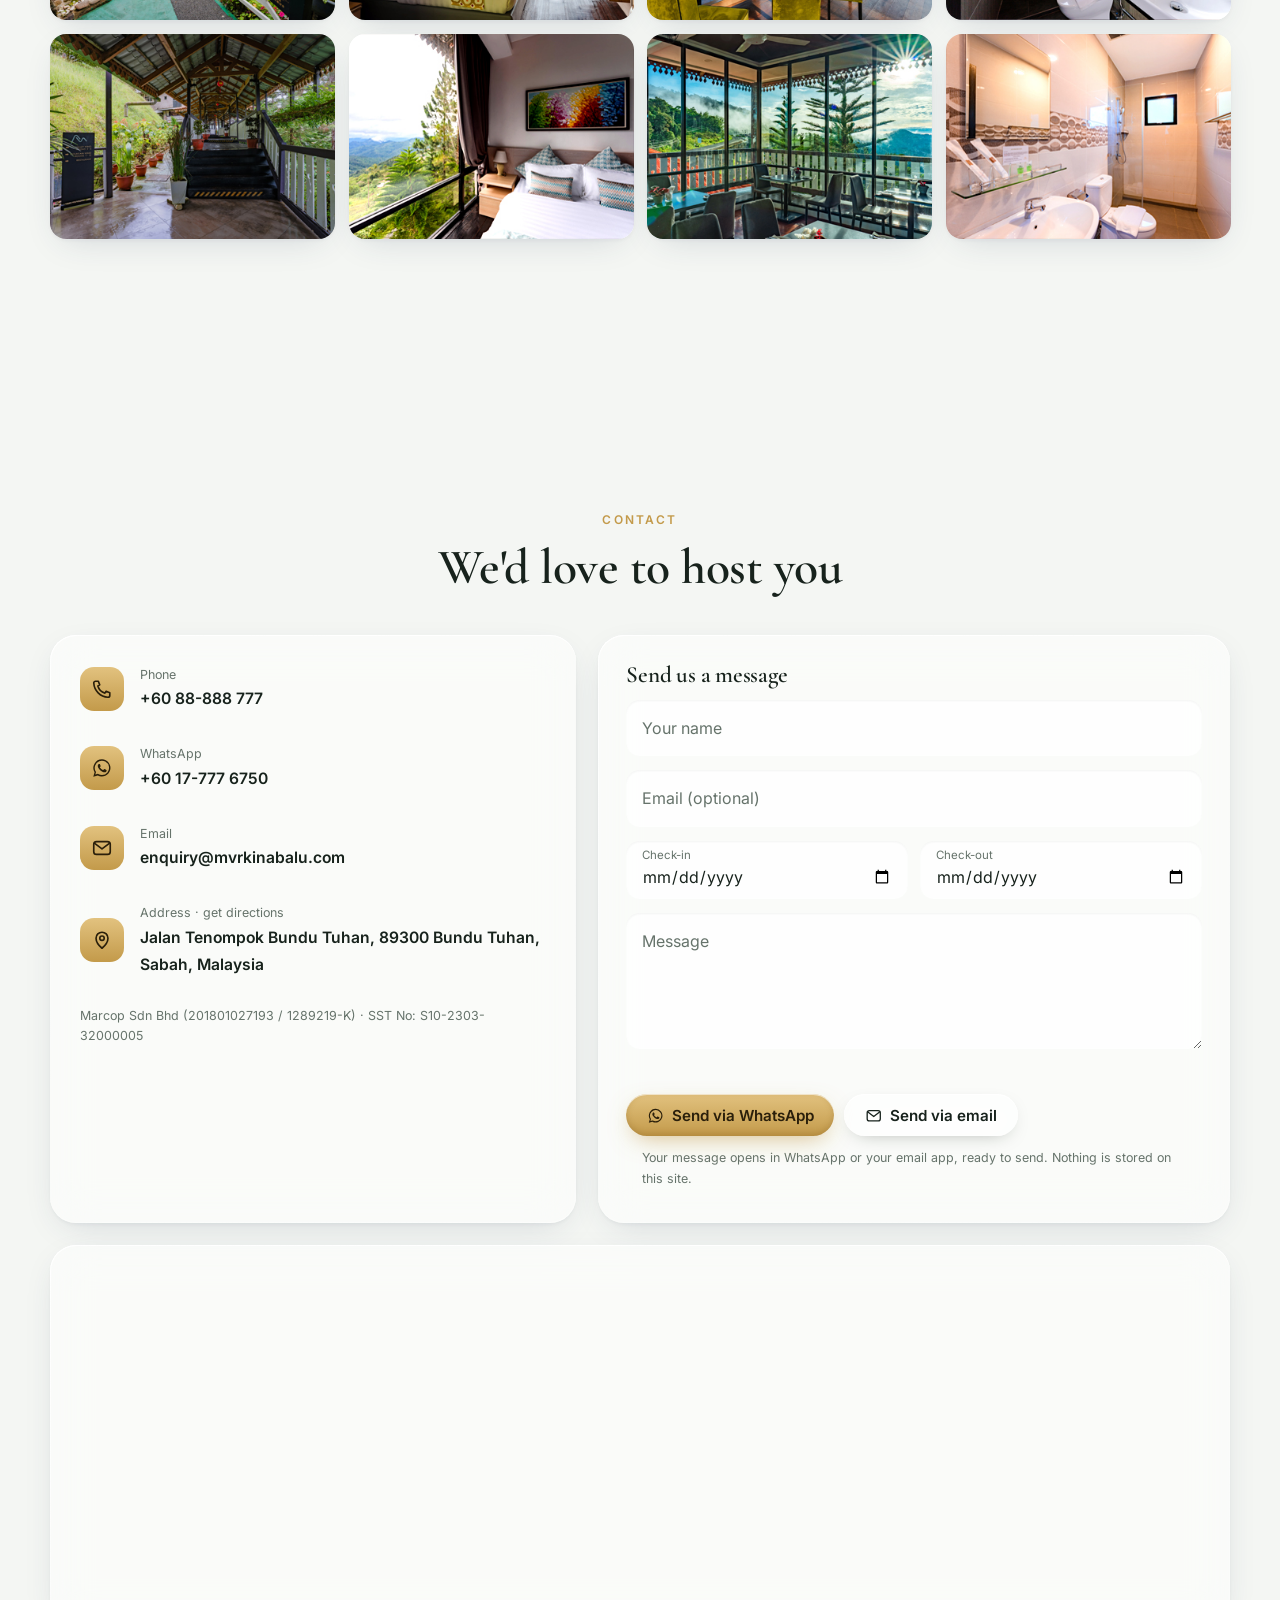
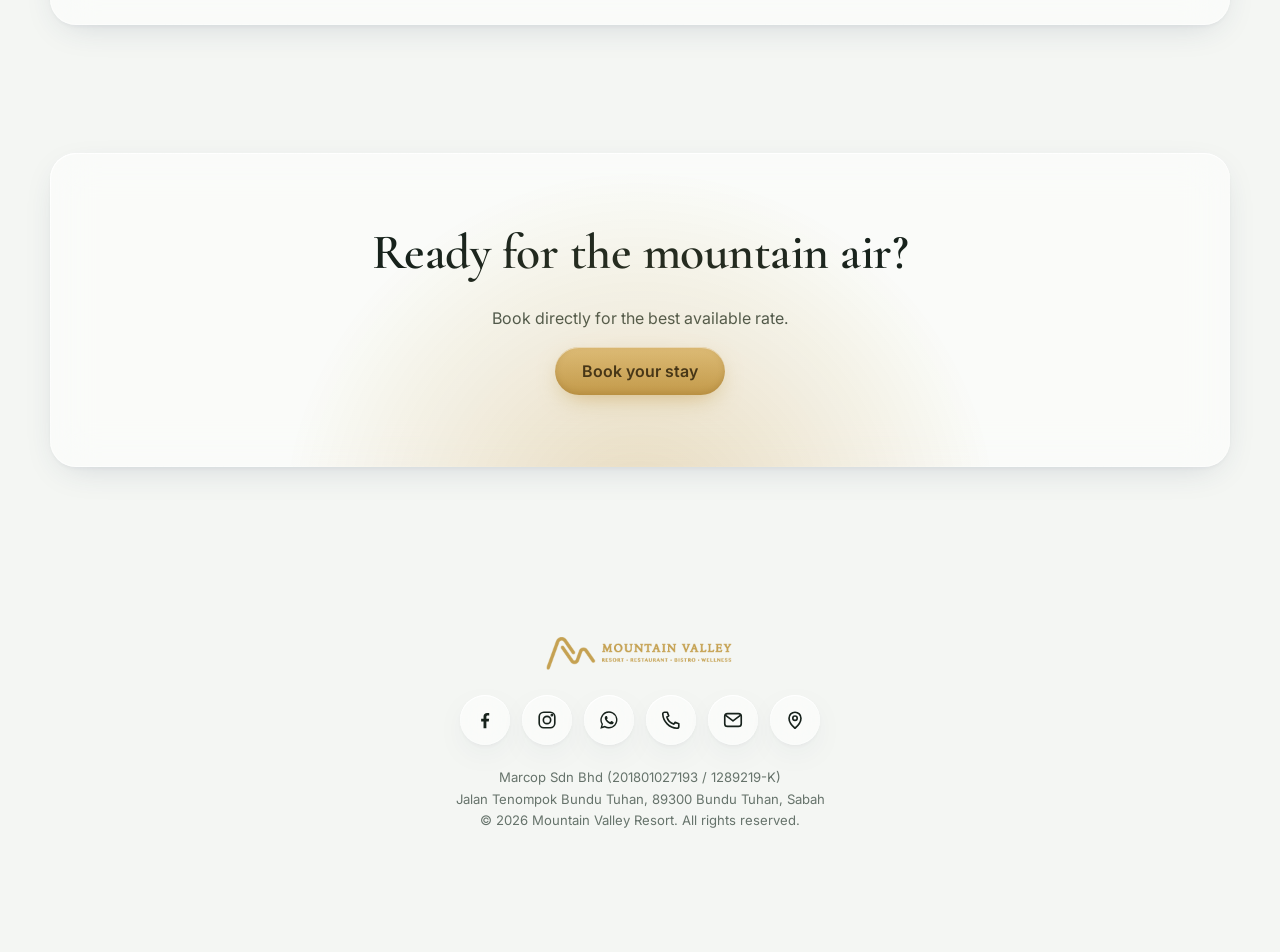
<file: aboutus.html>
<!doctype html>
<html lang="en"><head><meta charset="utf-8"><title>Mountain Valley Resort</title>
<link rel="canonical" href="https://mountainvalley.com.my/#about">
<meta http-equiv="refresh" content="0; url=index.html#about">
<script>location.replace("index.html#about")</script></head>
<body><p><a href="index.html#about">Continue to Mountain Valley Resort</a></p></body></html>
</file>
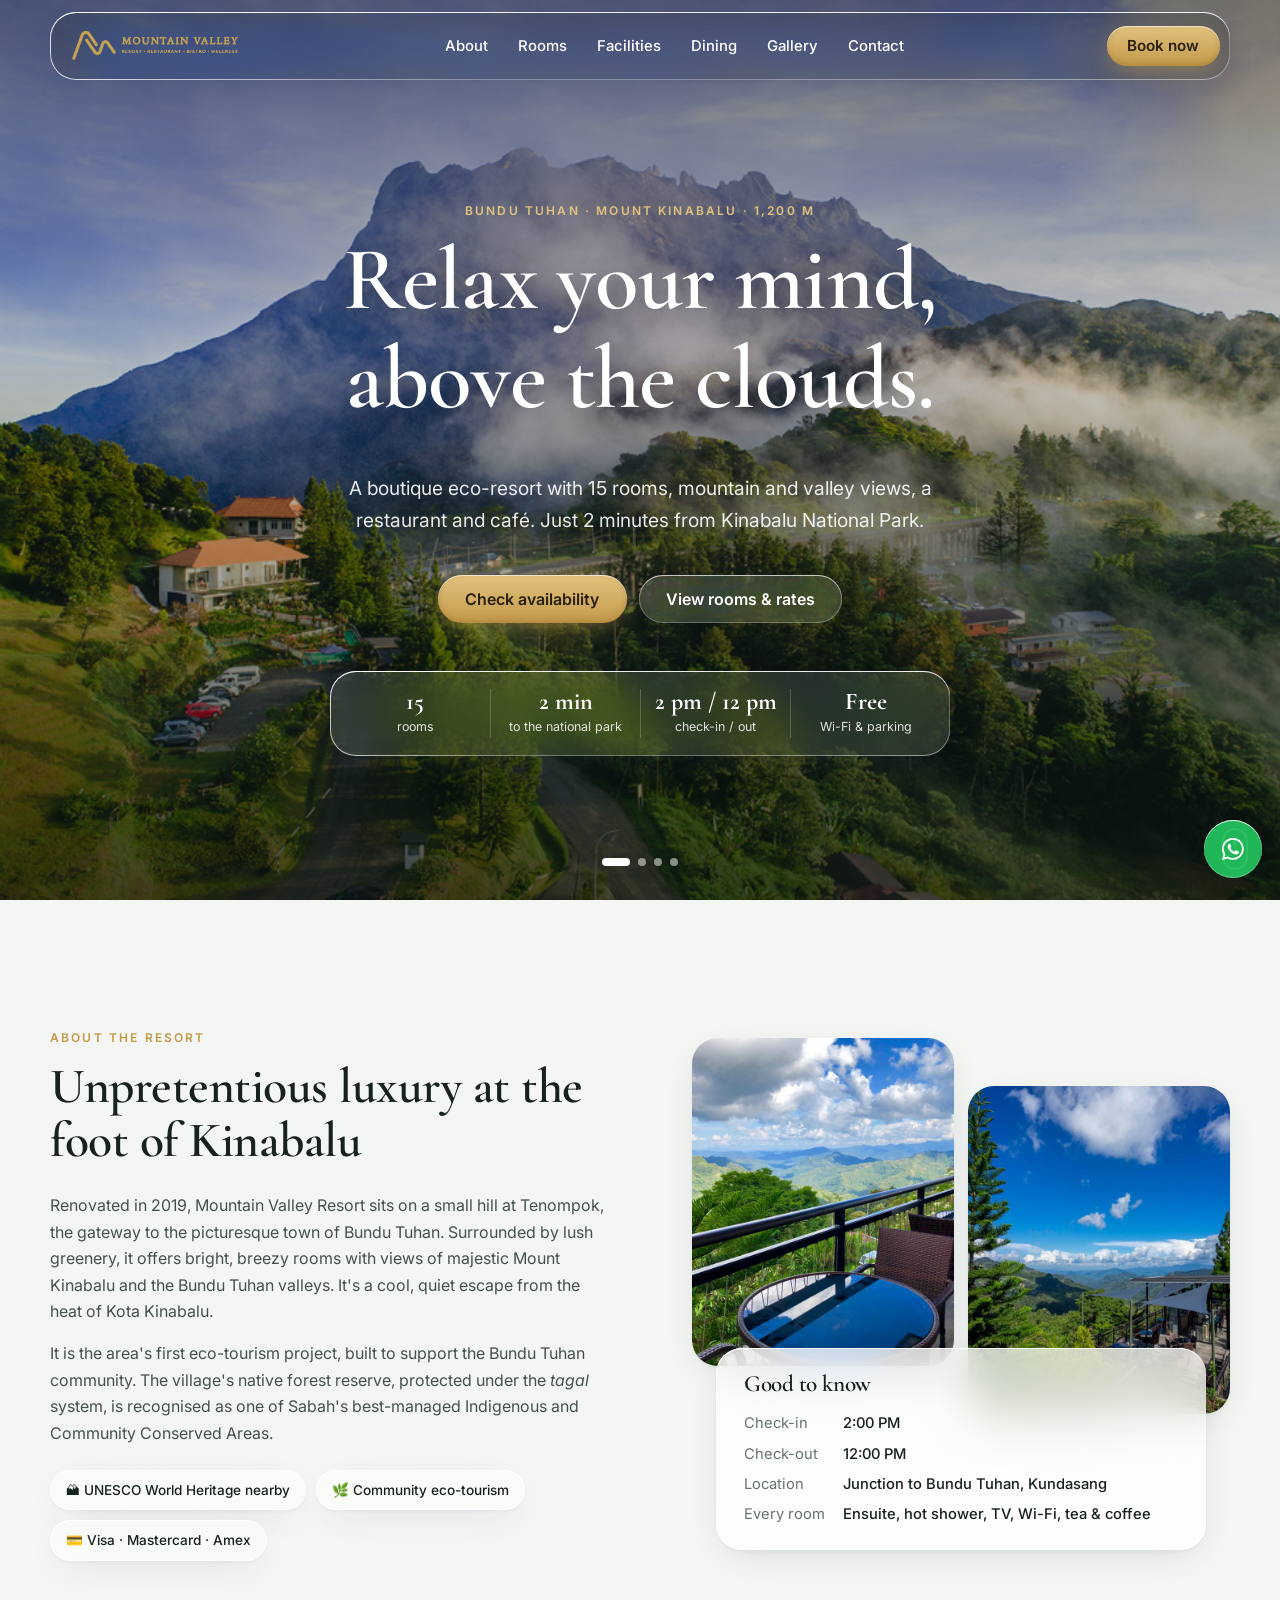
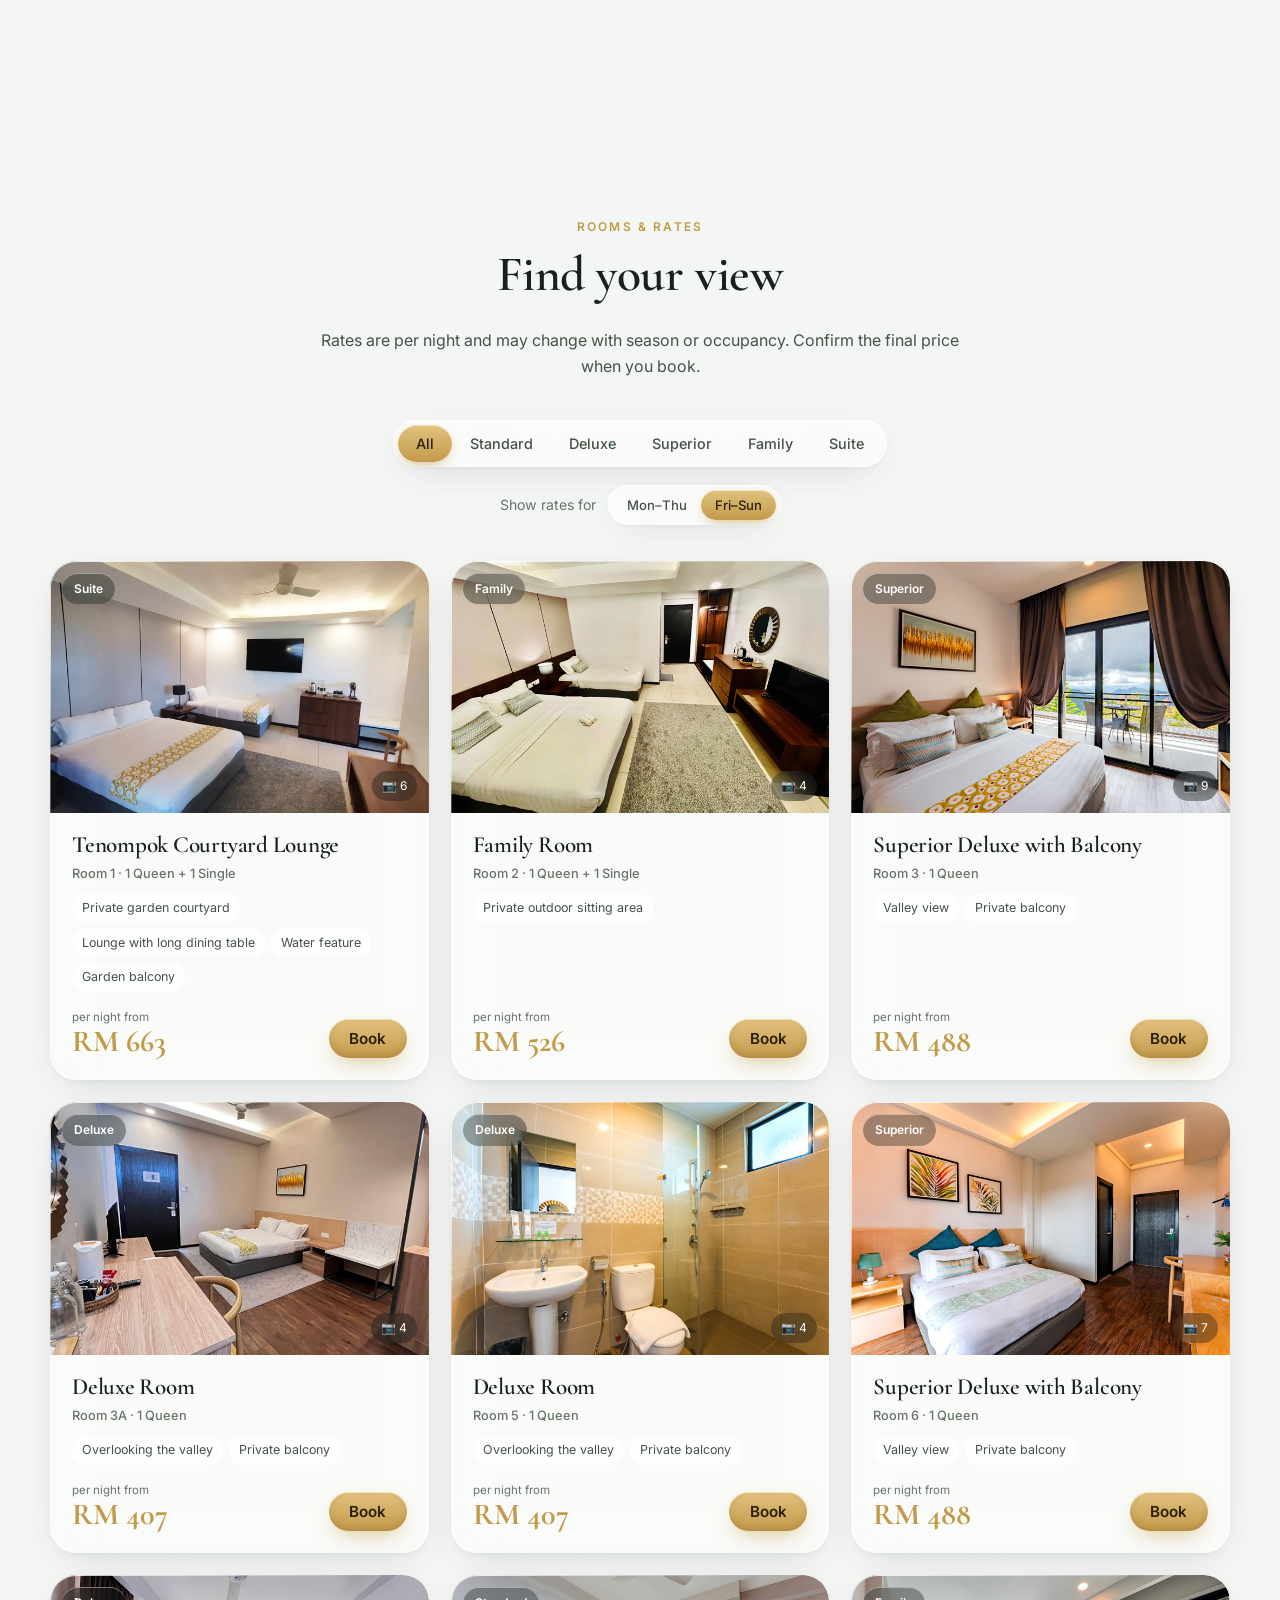
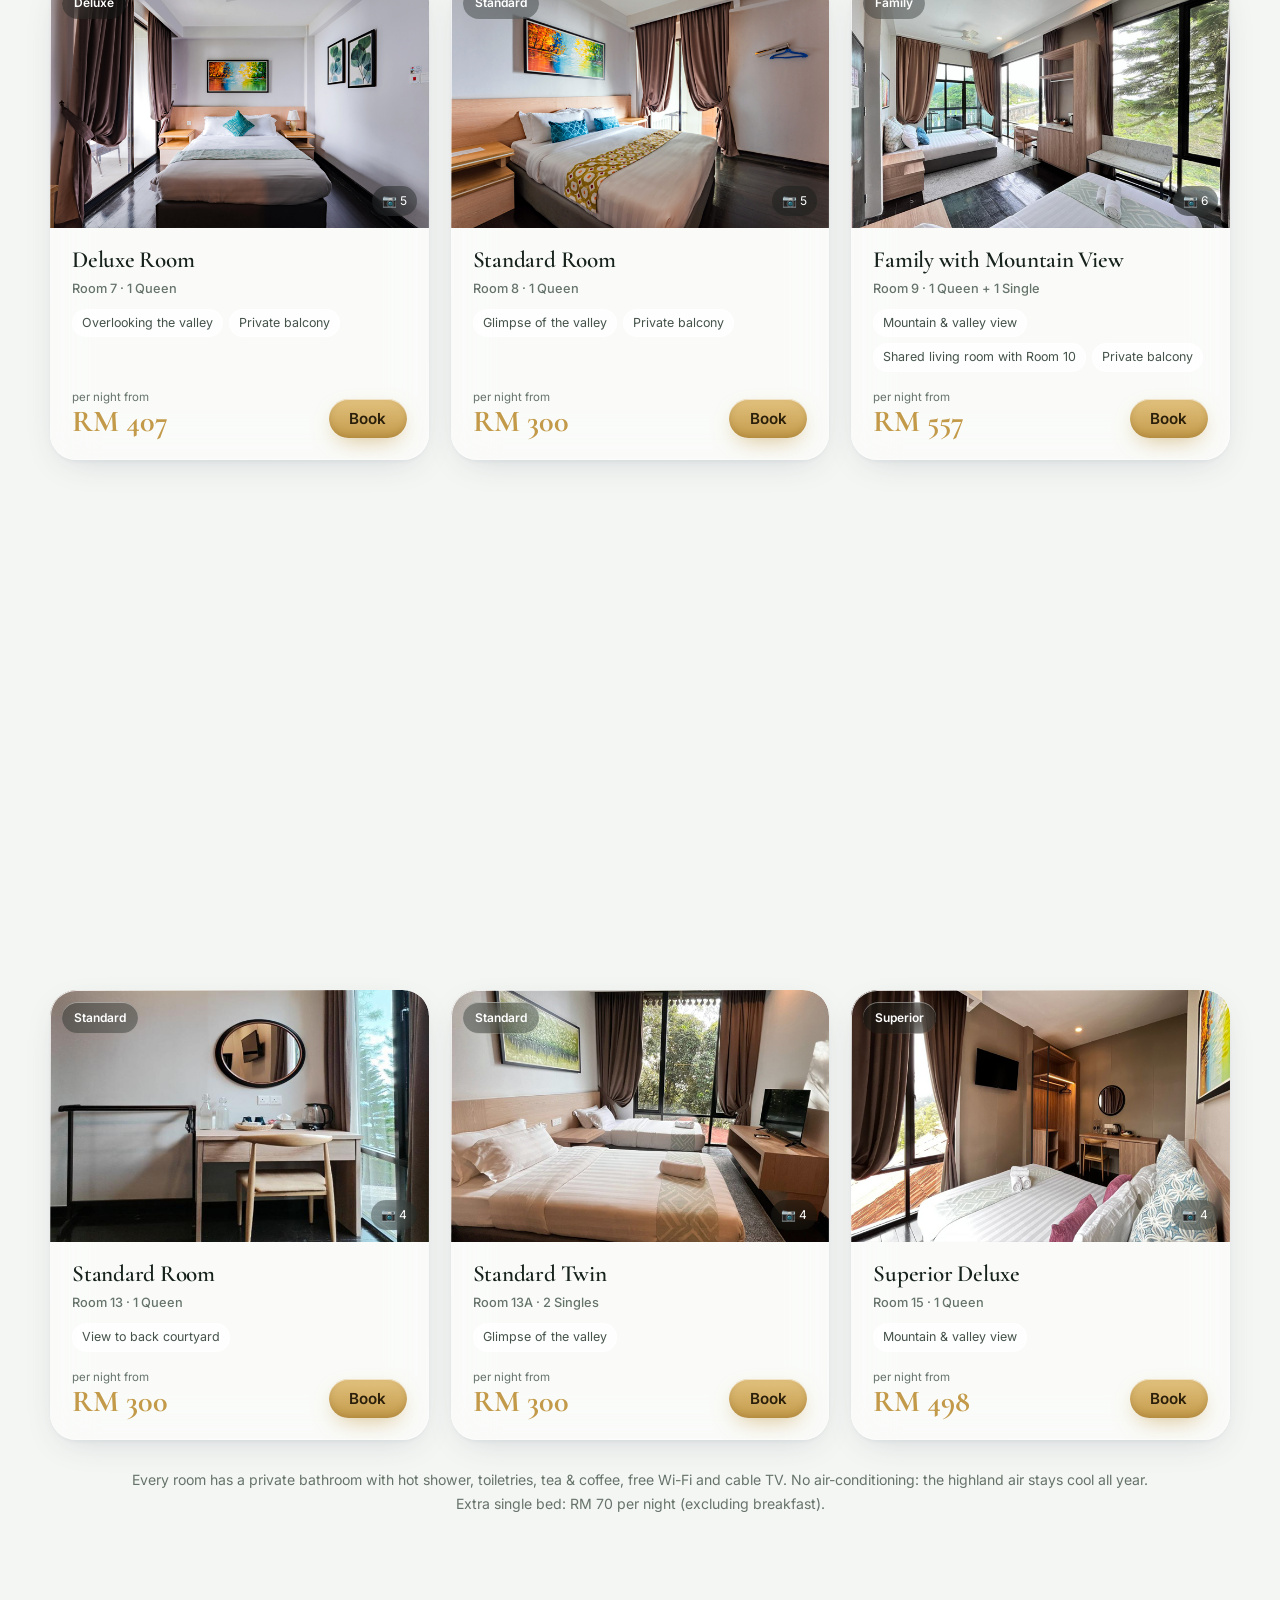
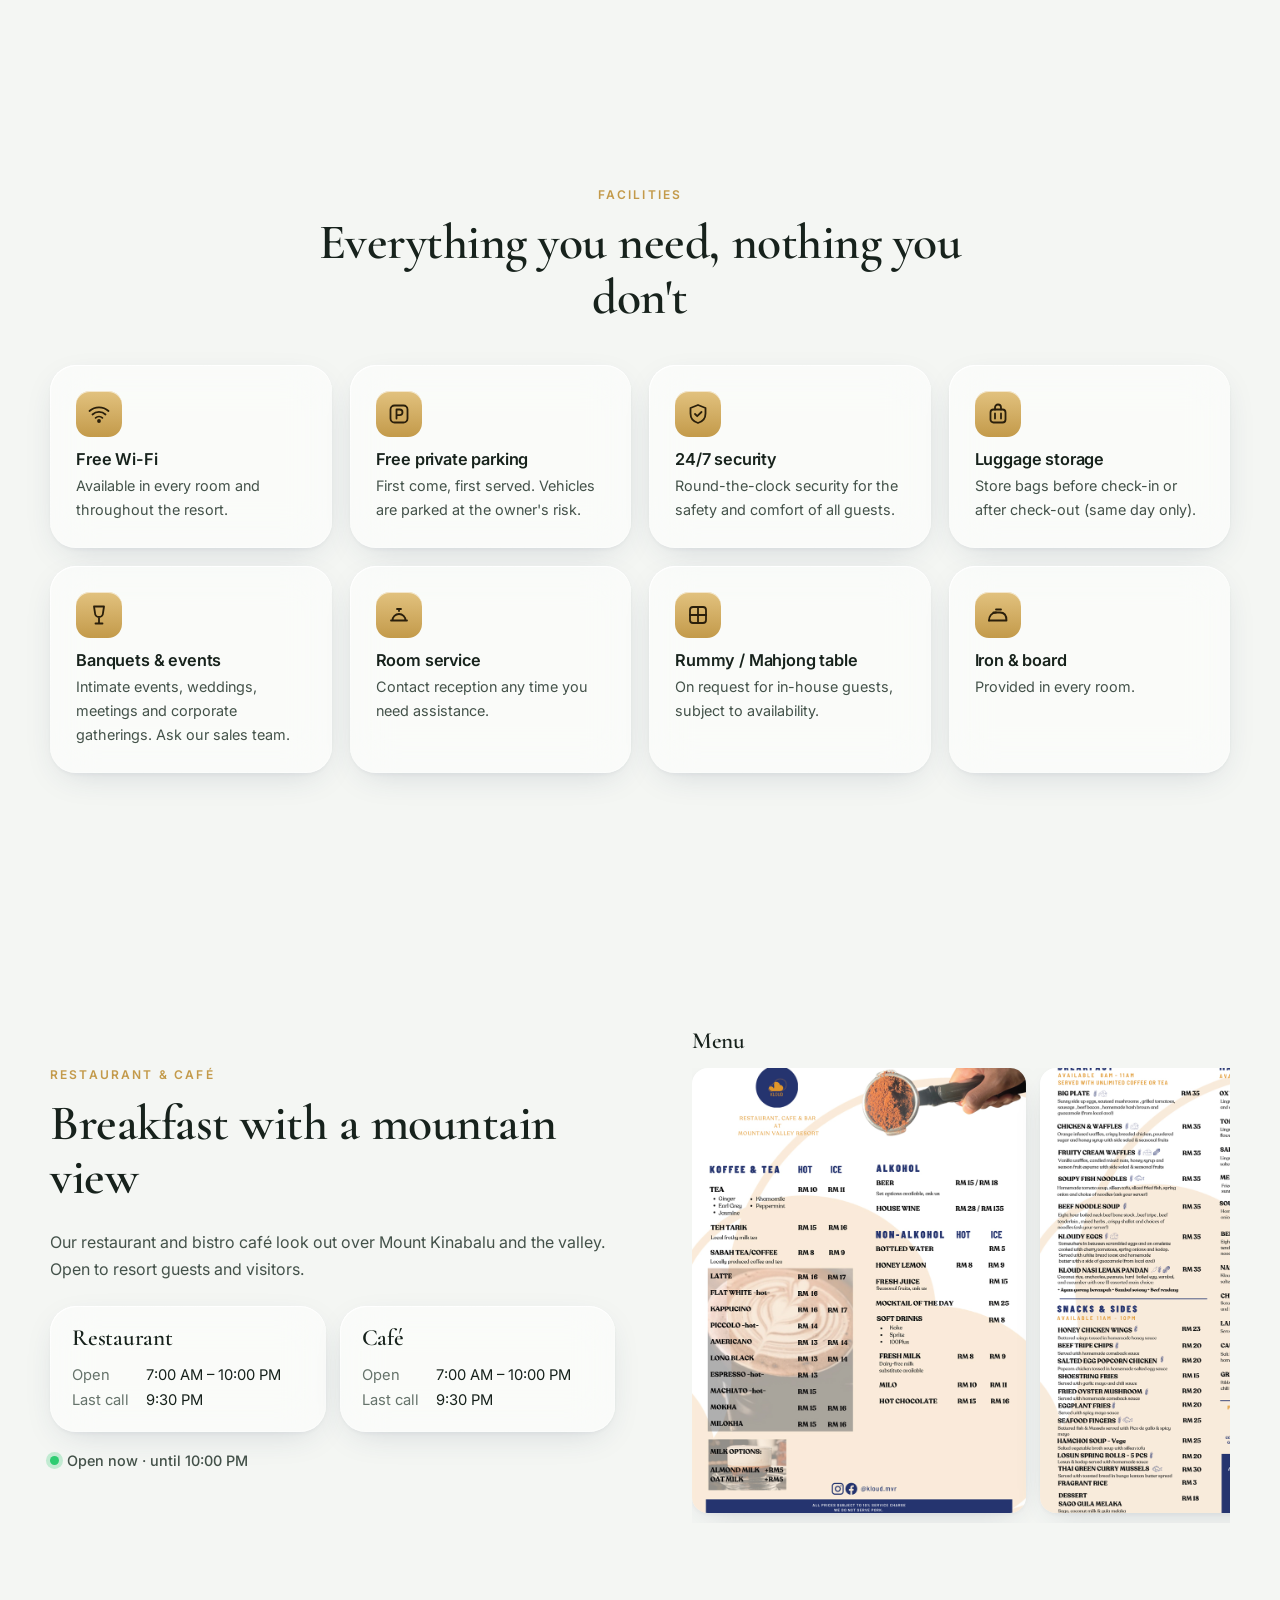
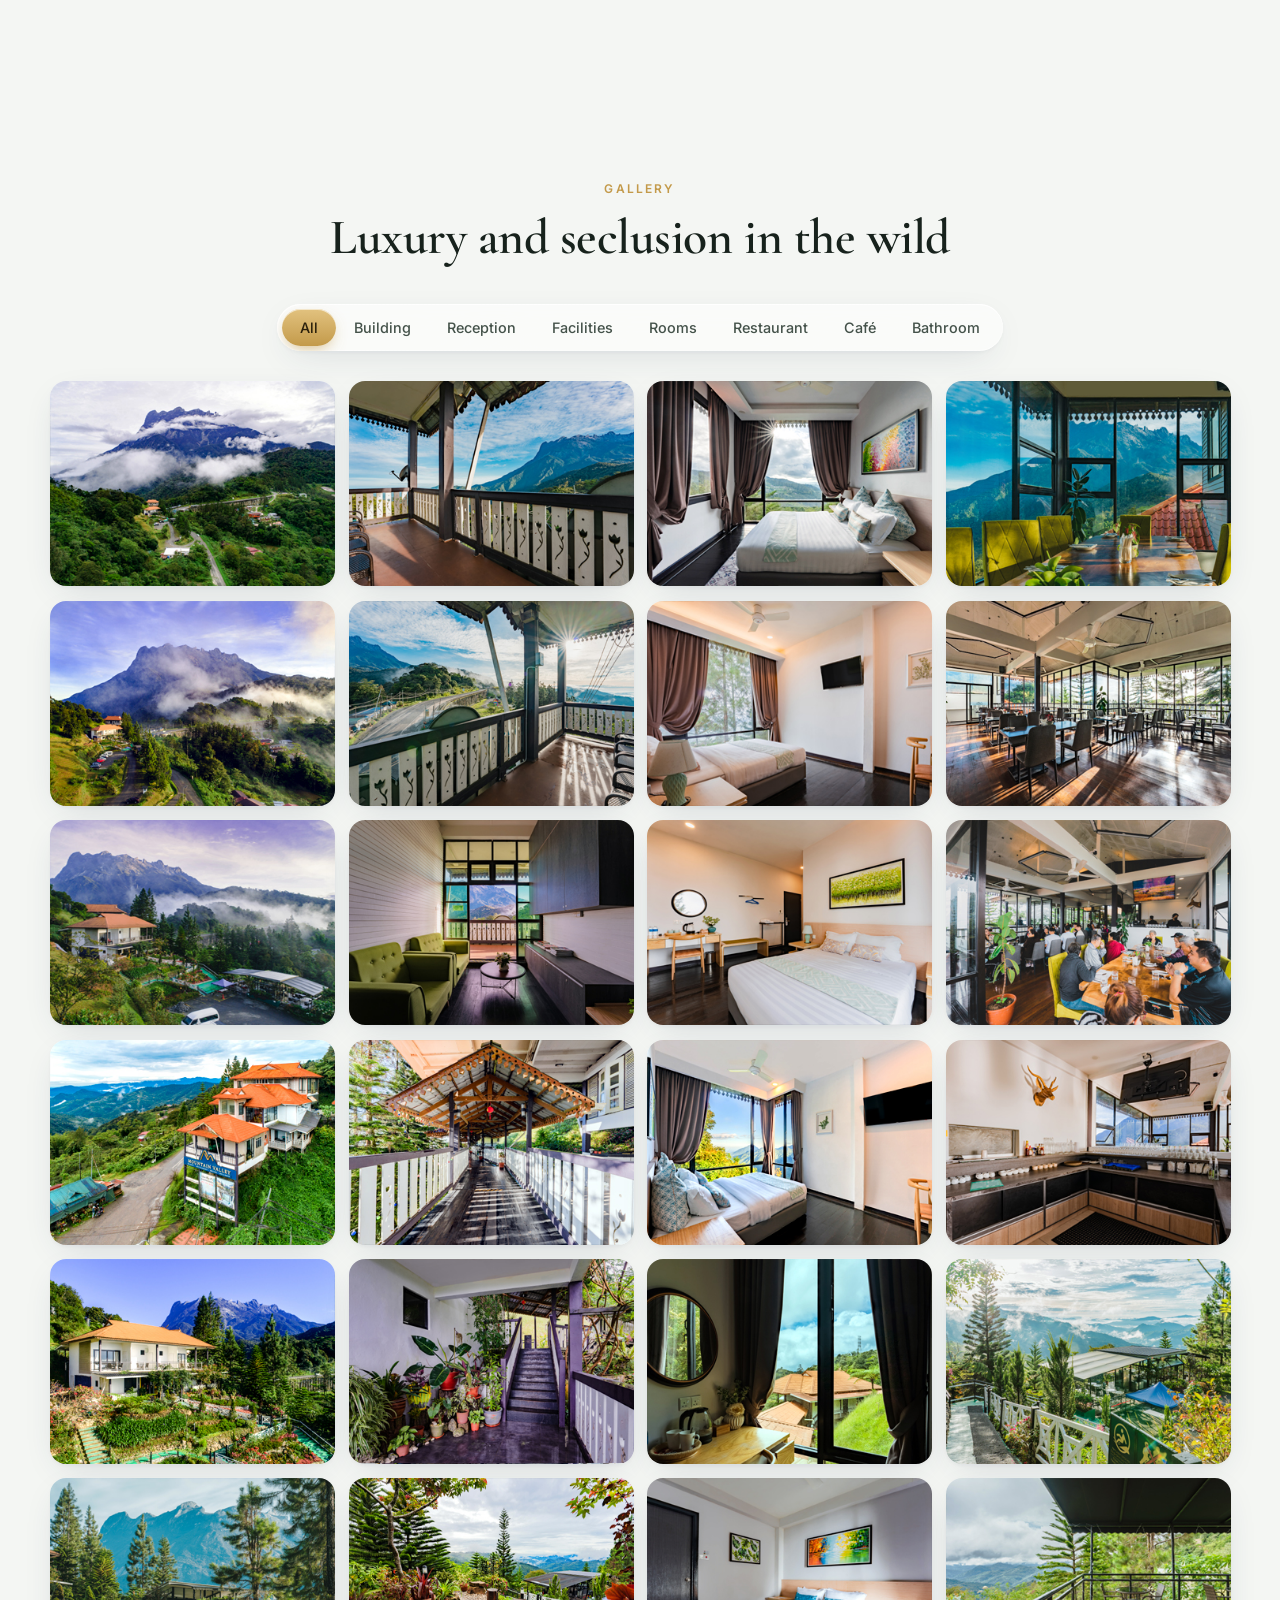
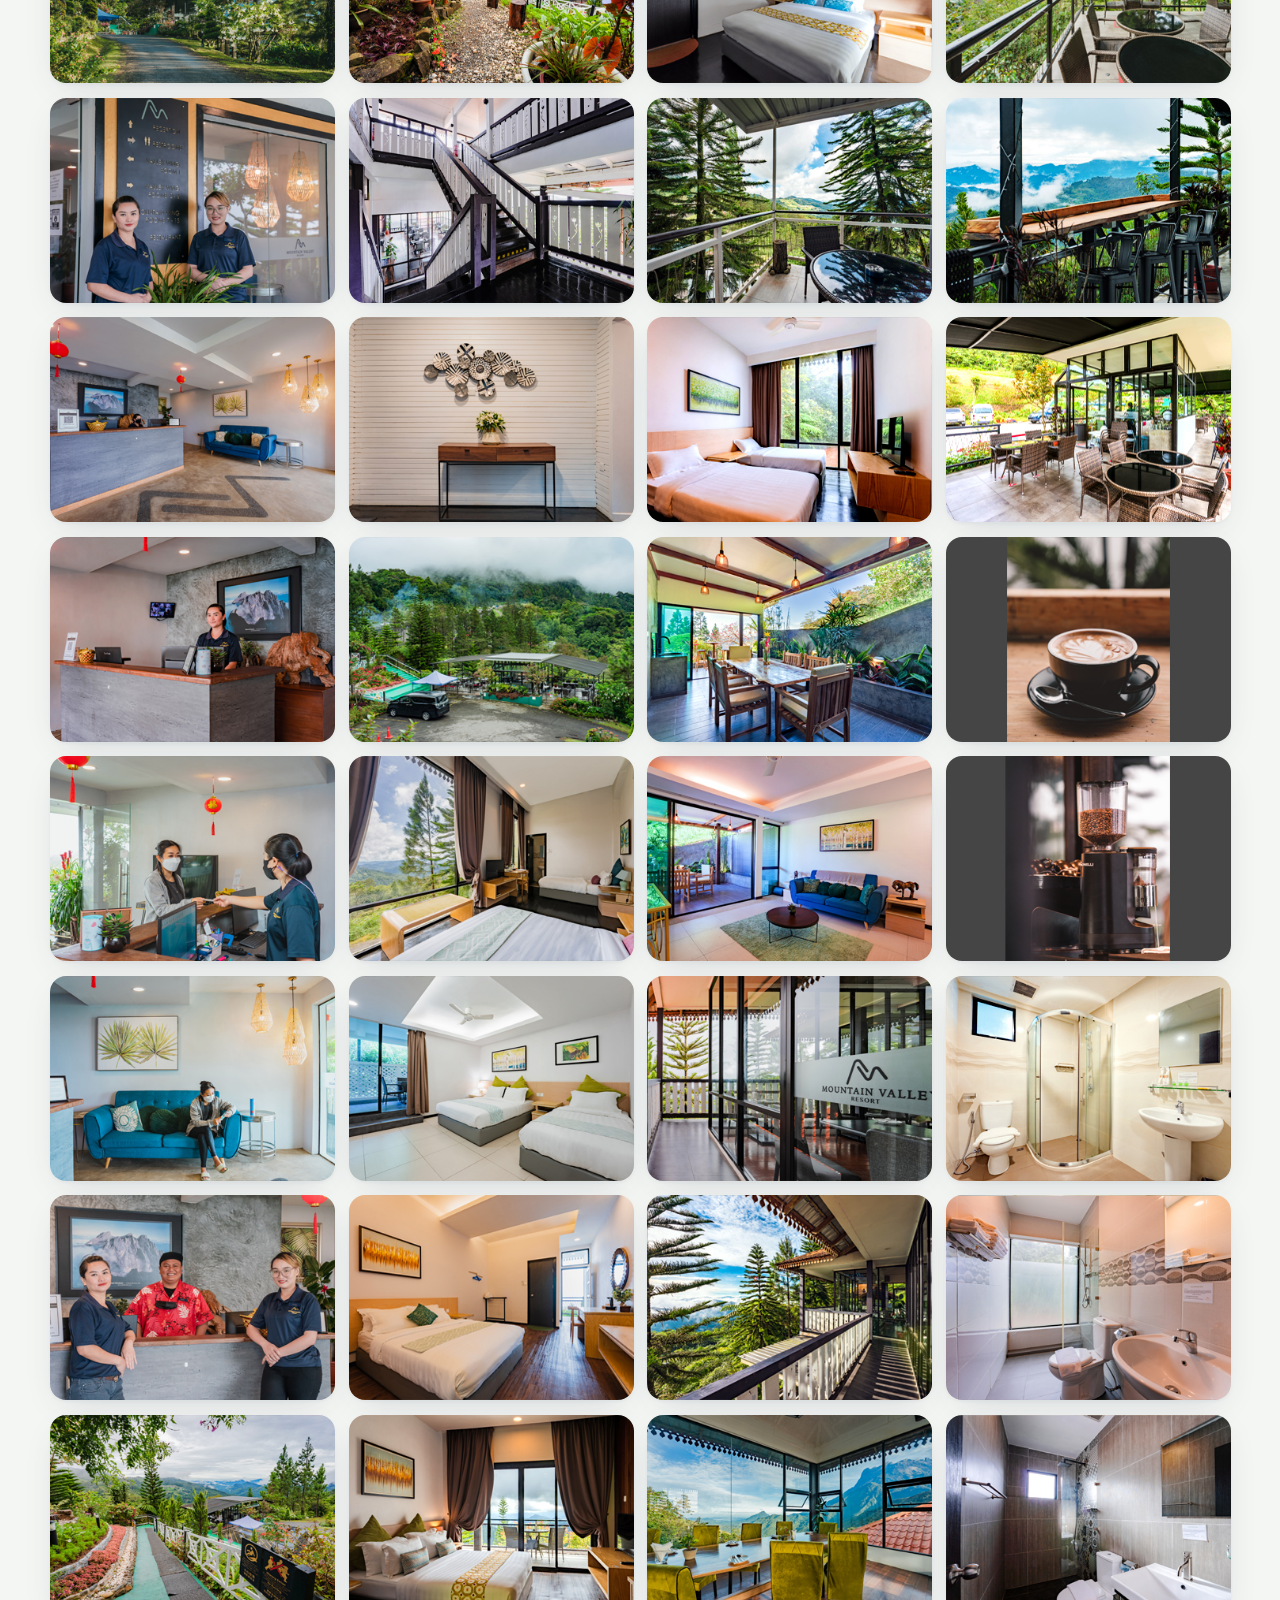
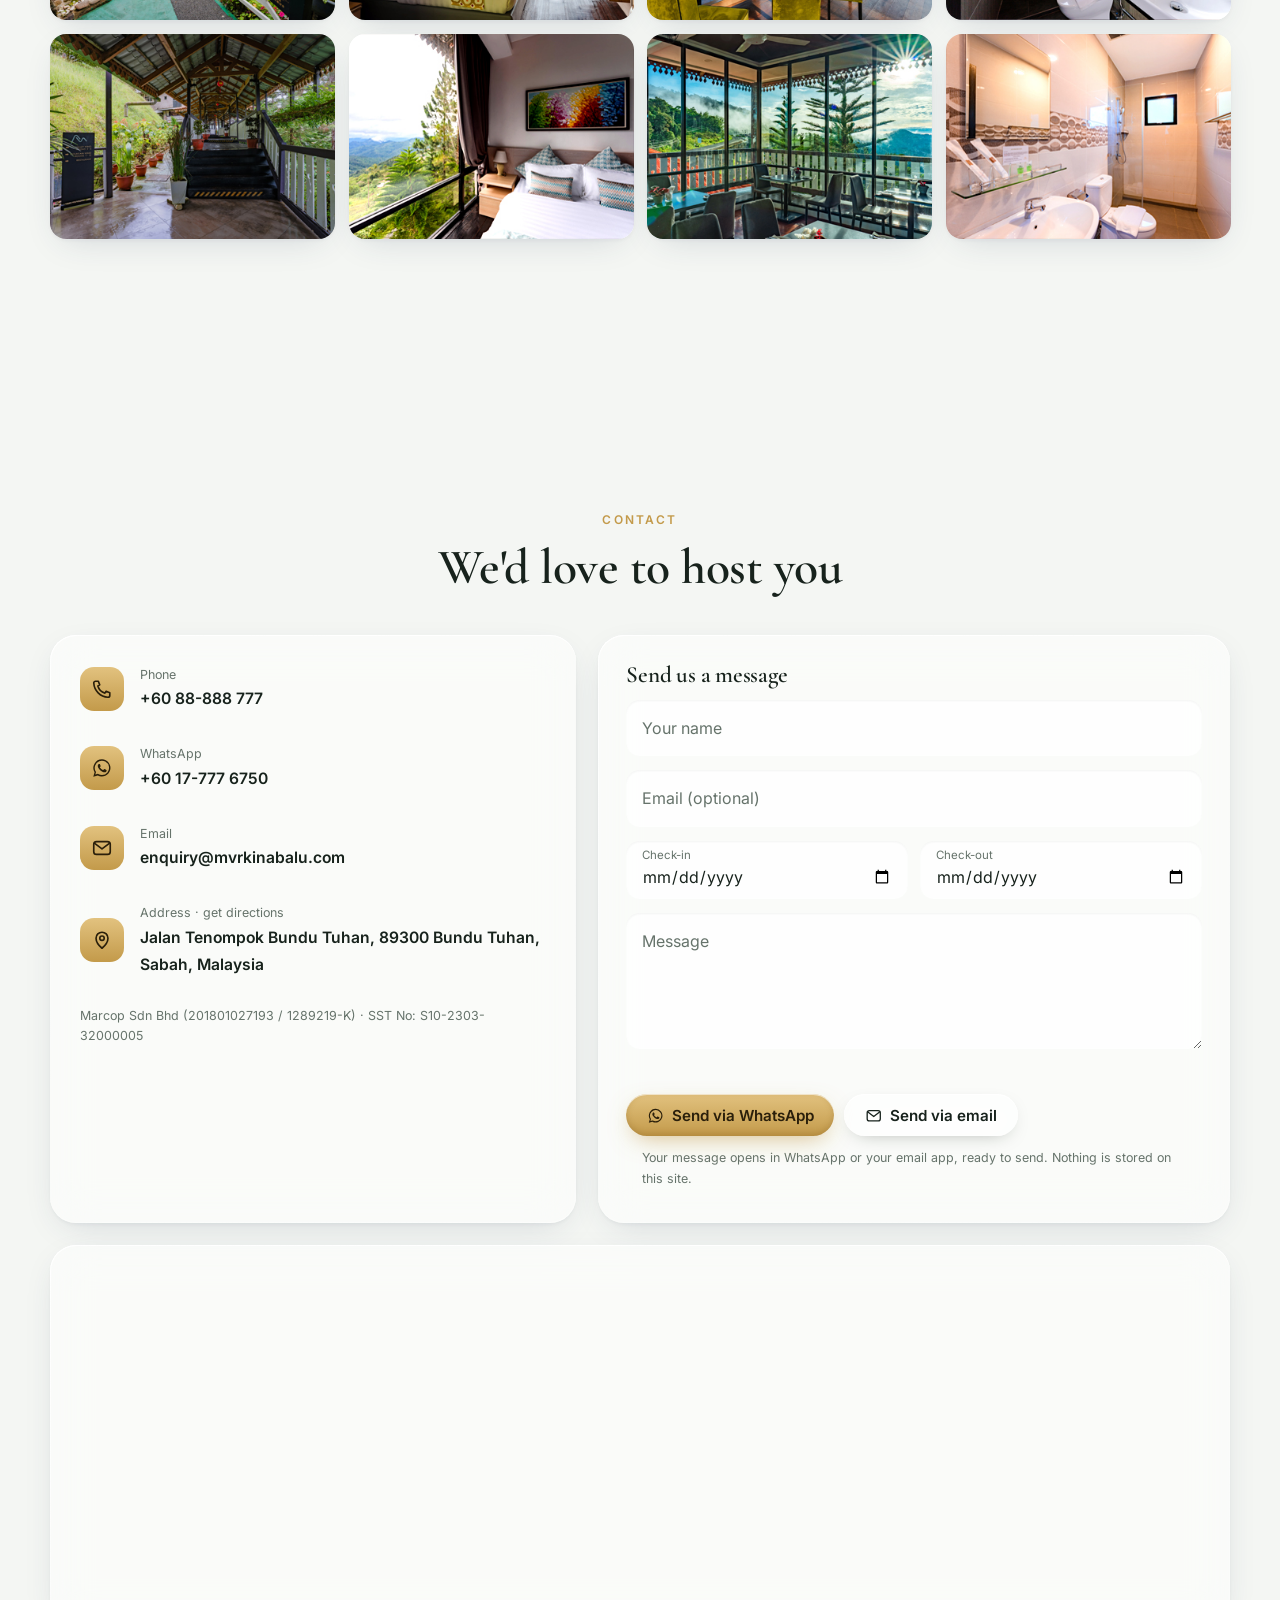
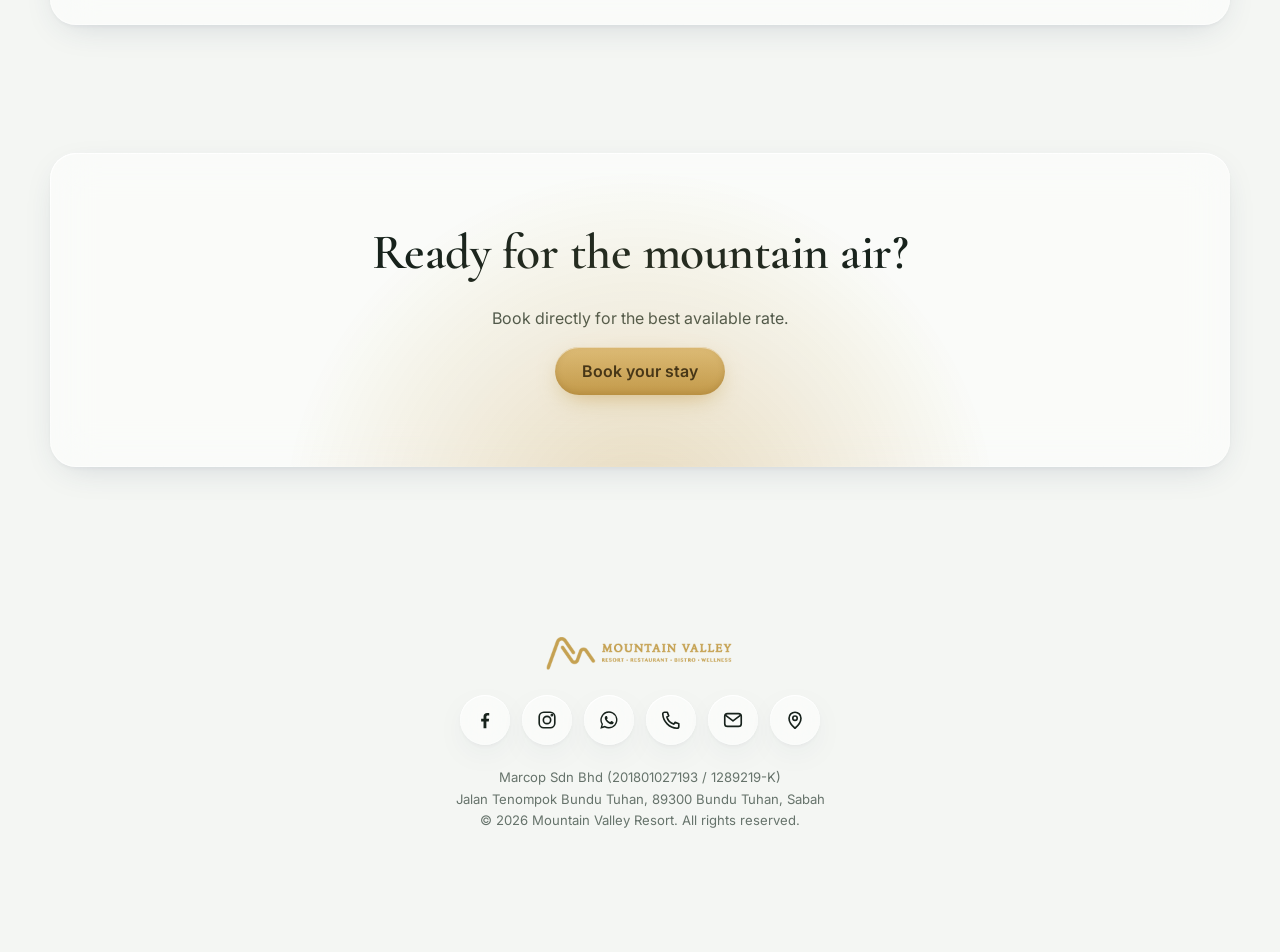
<file: cafe.html>
<!doctype html>
<html lang="en"><head><meta charset="utf-8"><title>Mountain Valley Resort</title>
<link rel="canonical" href="https://mountainvalley.com.my/#dining">
<meta http-equiv="refresh" content="0; url=index.html#dining">
<script>location.replace("index.html#dining")</script></head>
<body><p><a href="index.html#dining">Continue to Mountain Valley Resort</a></p></body></html>
</file>
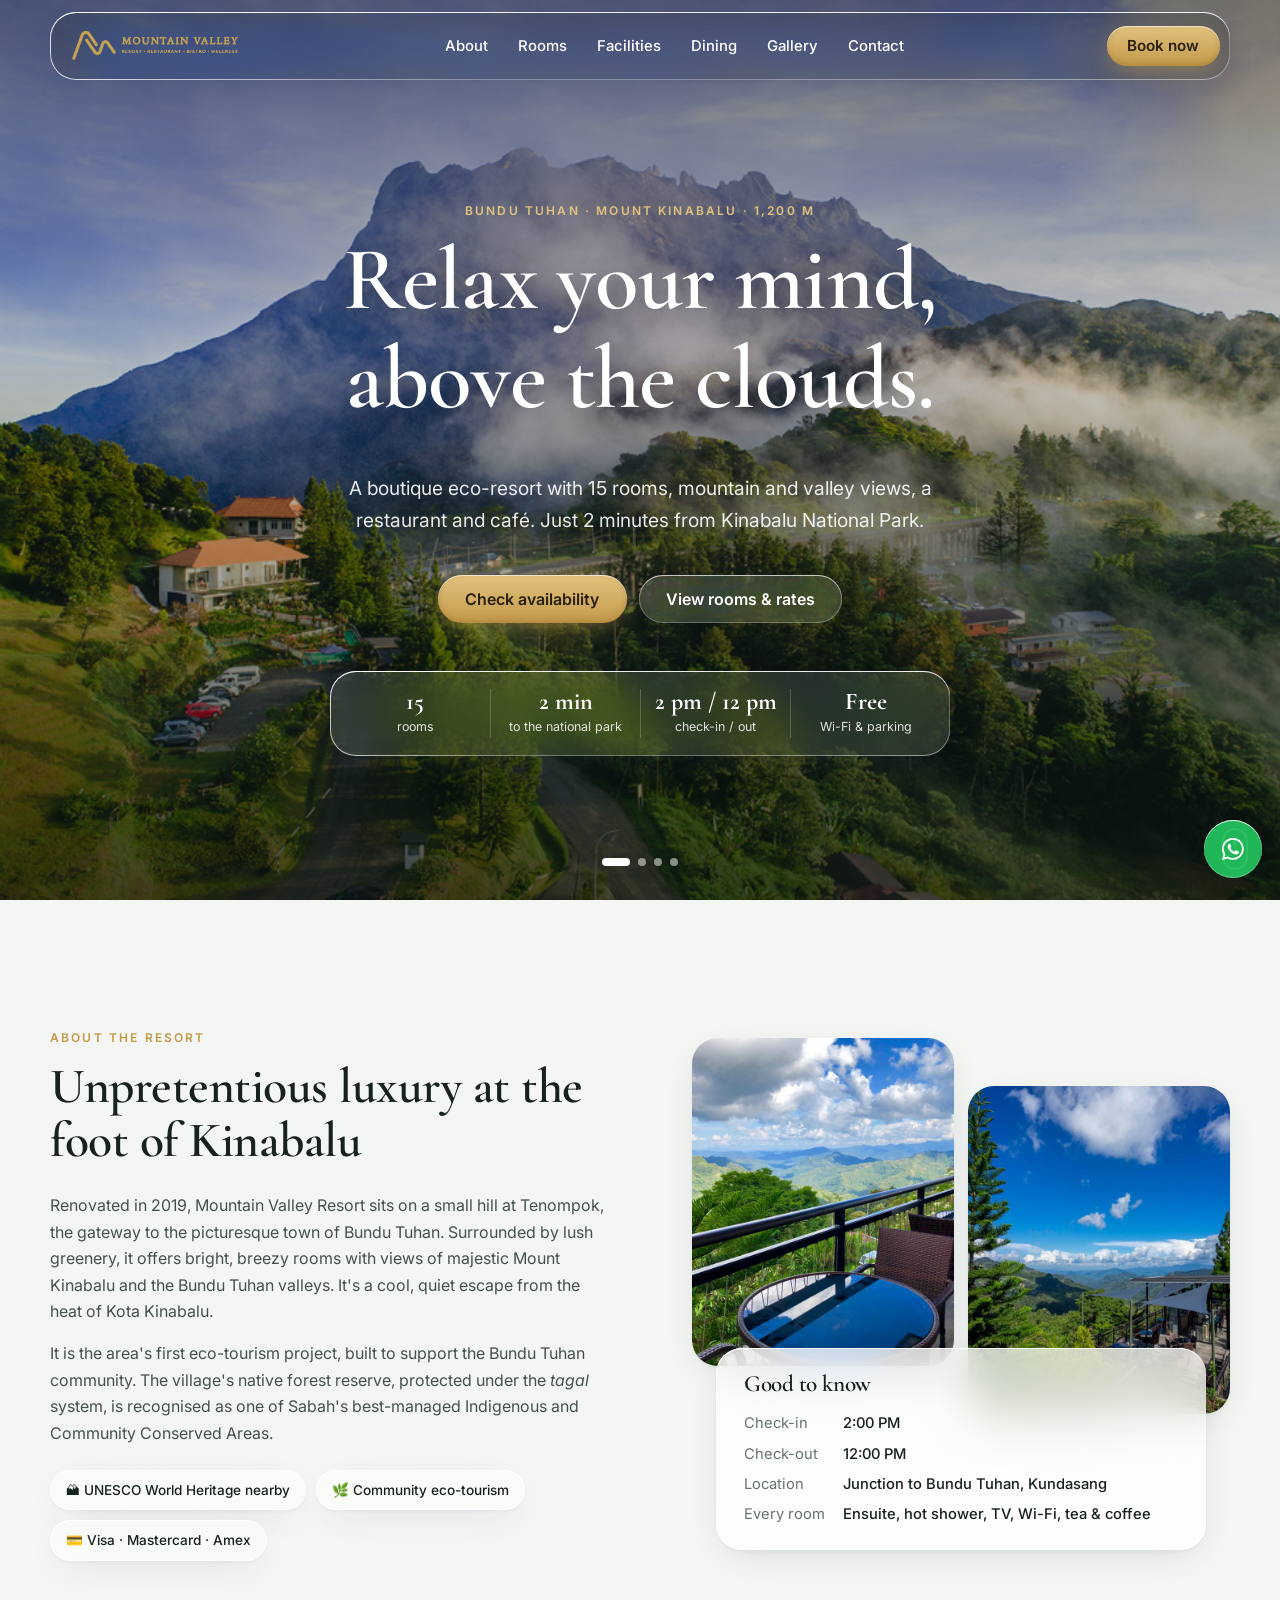
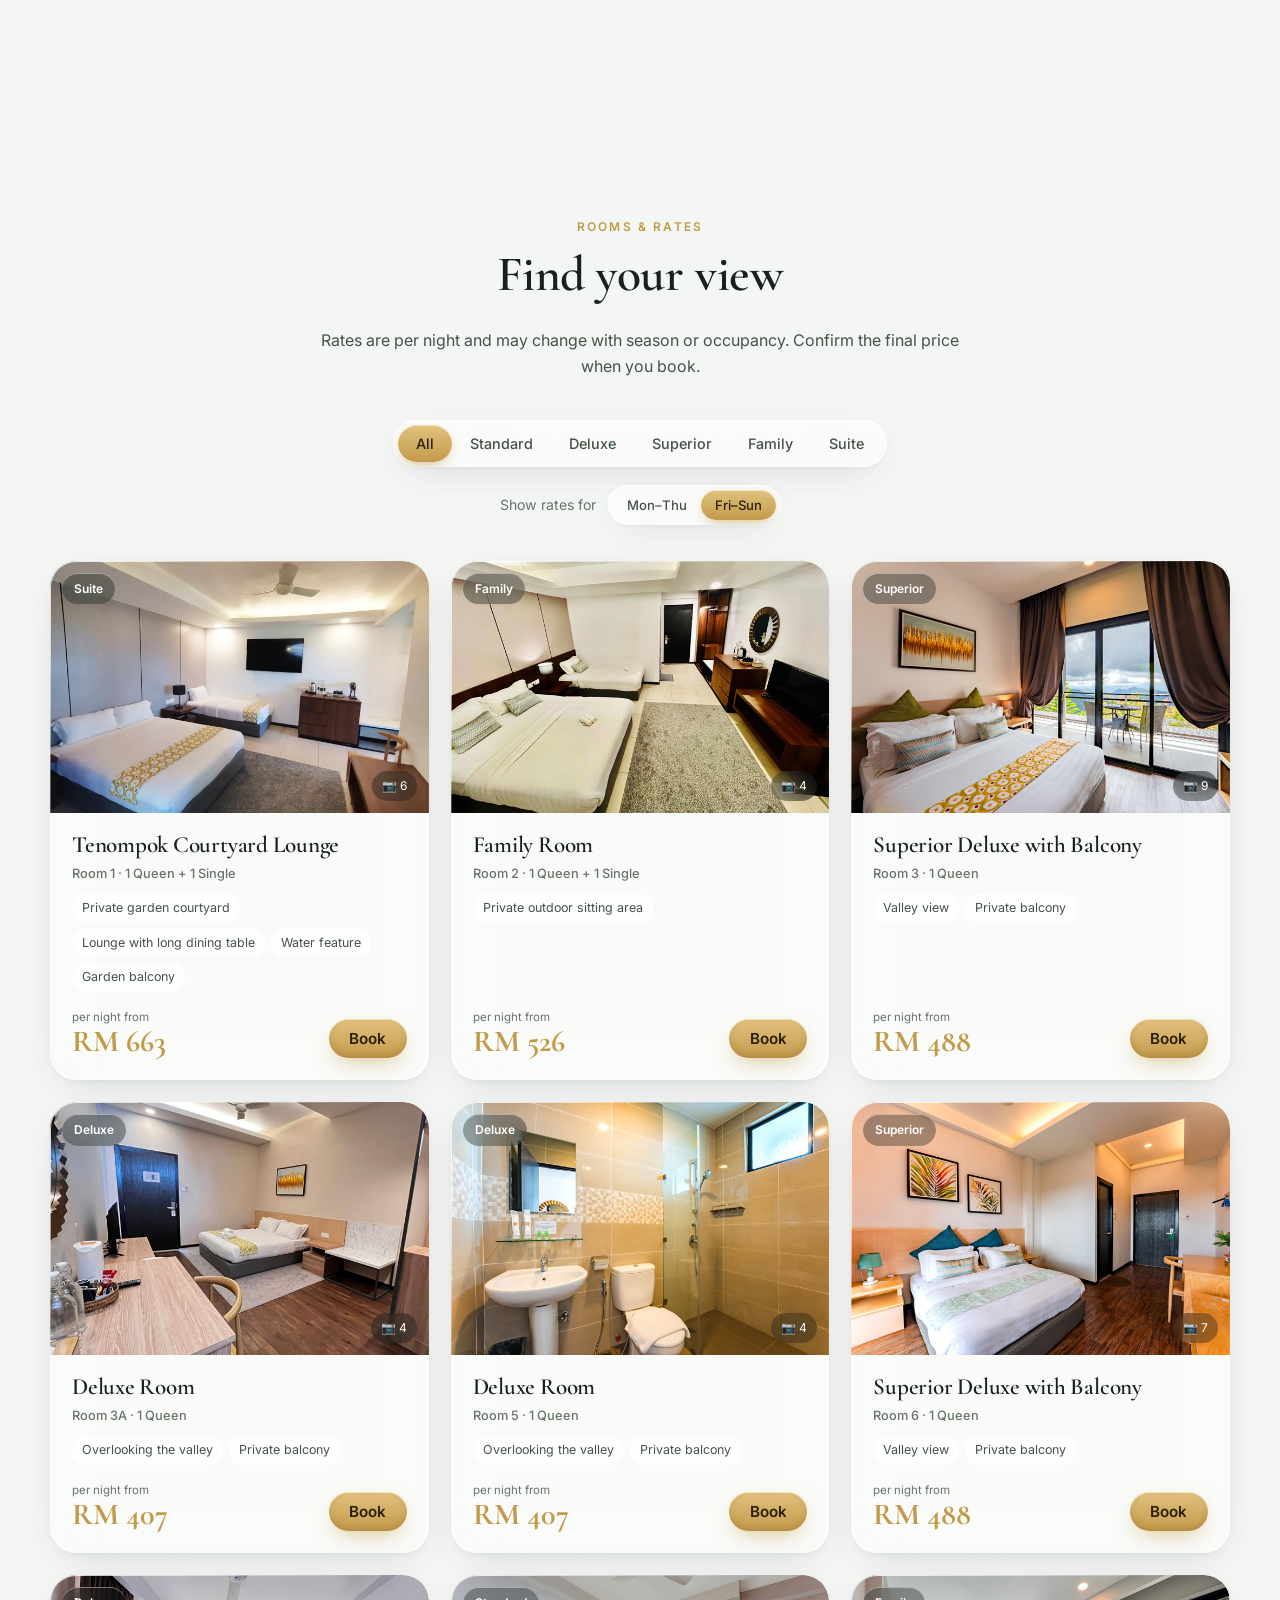
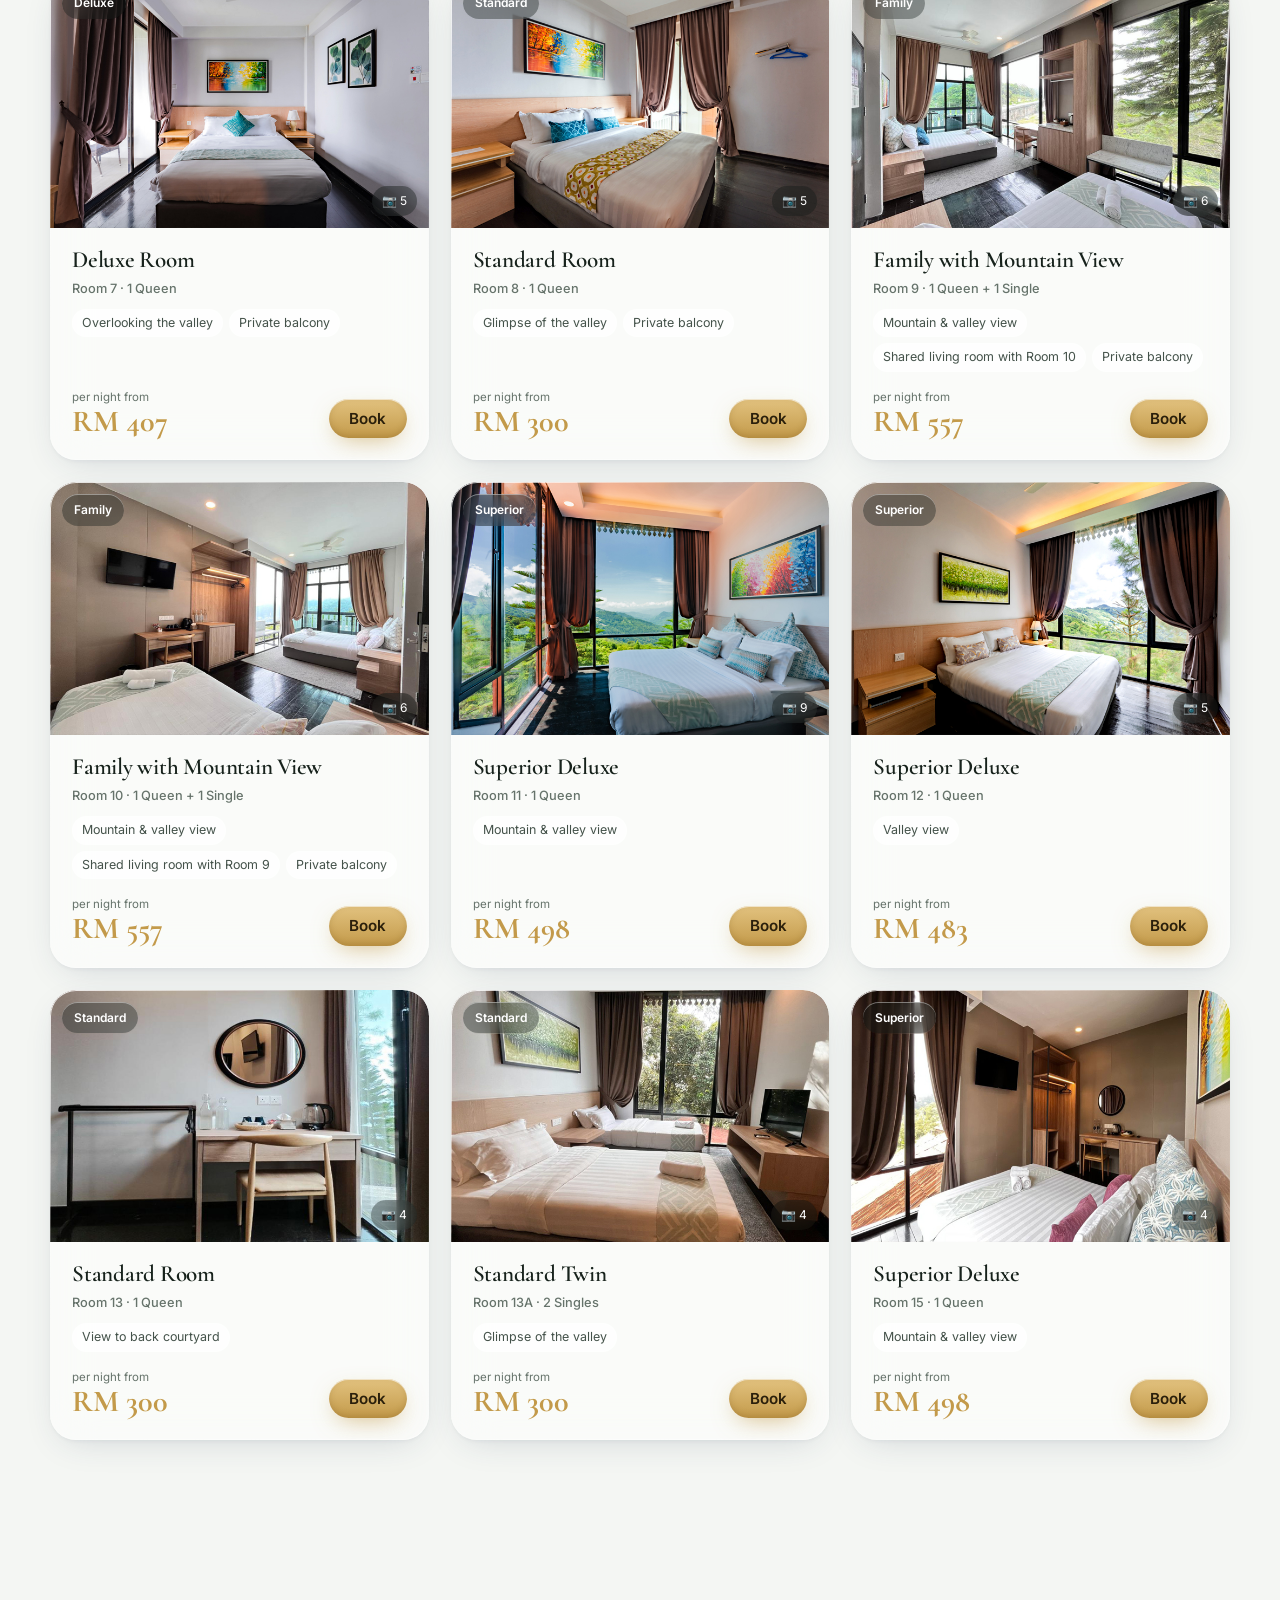
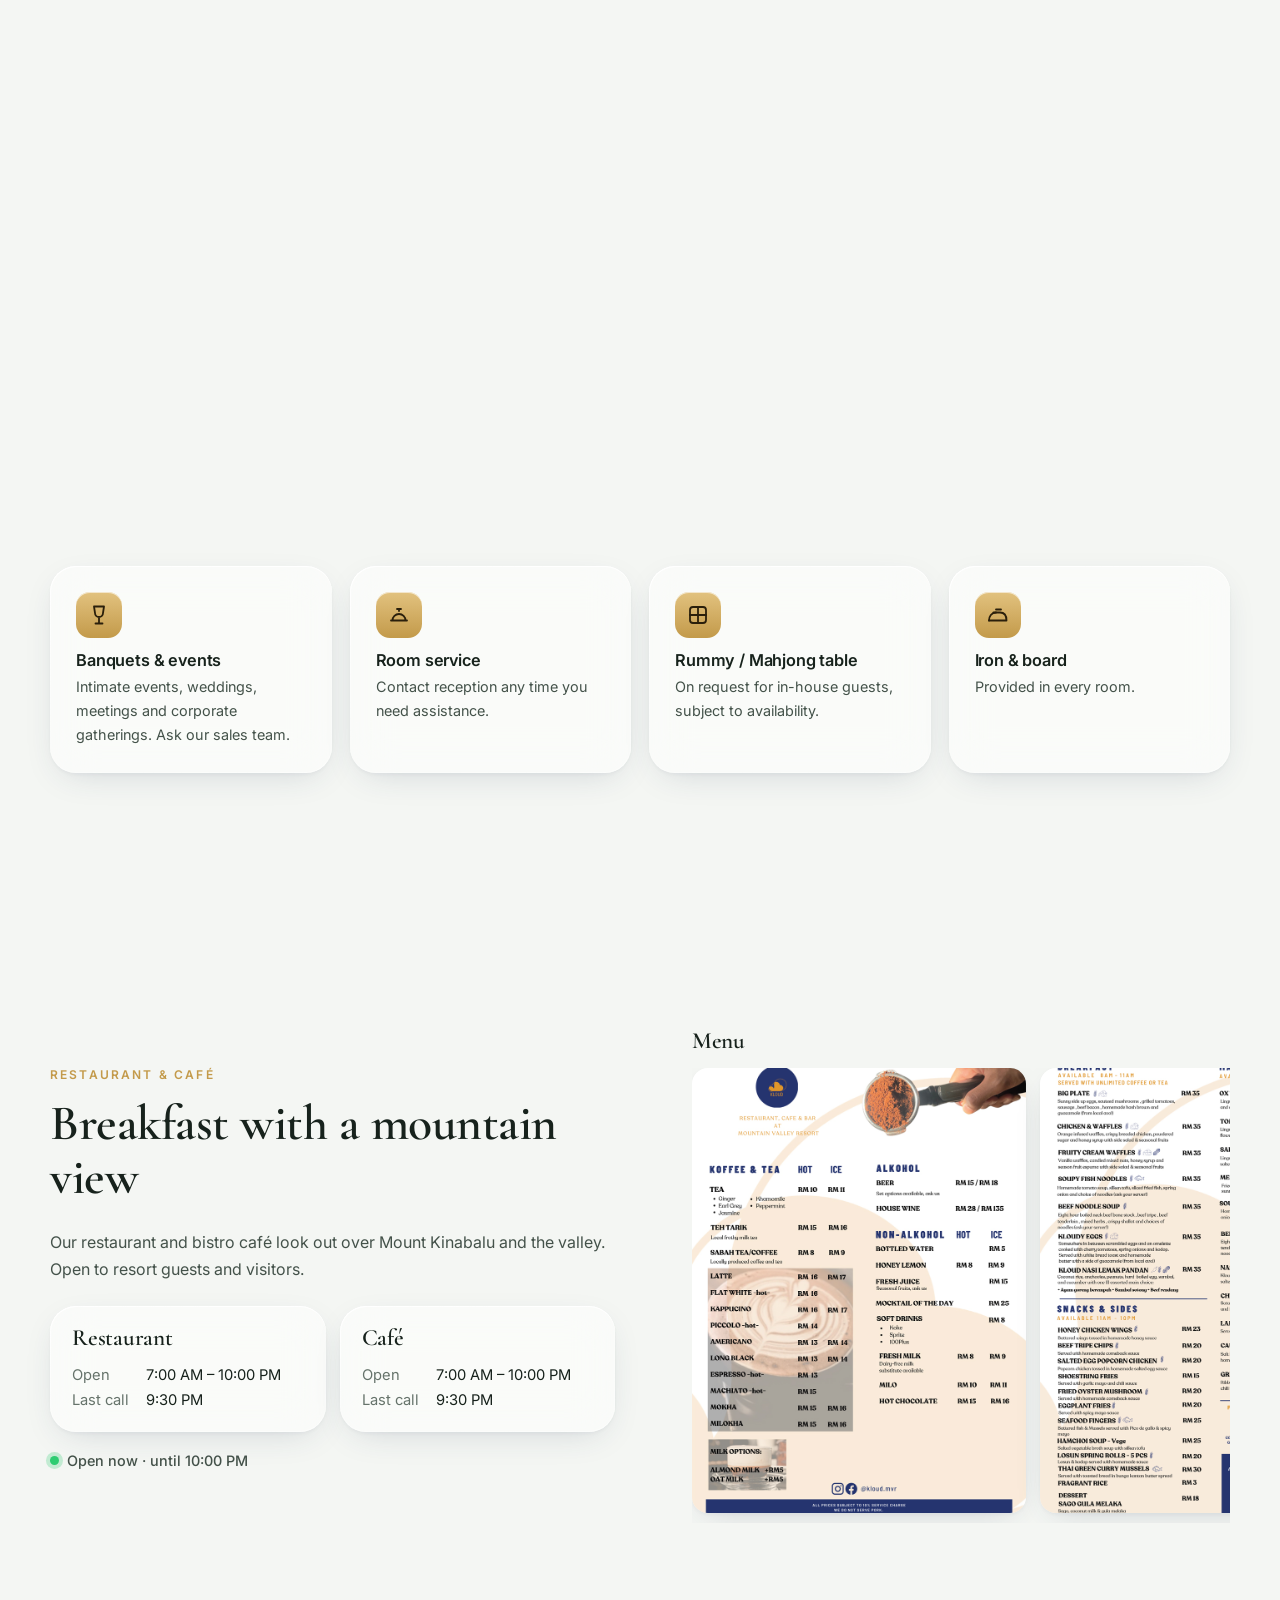
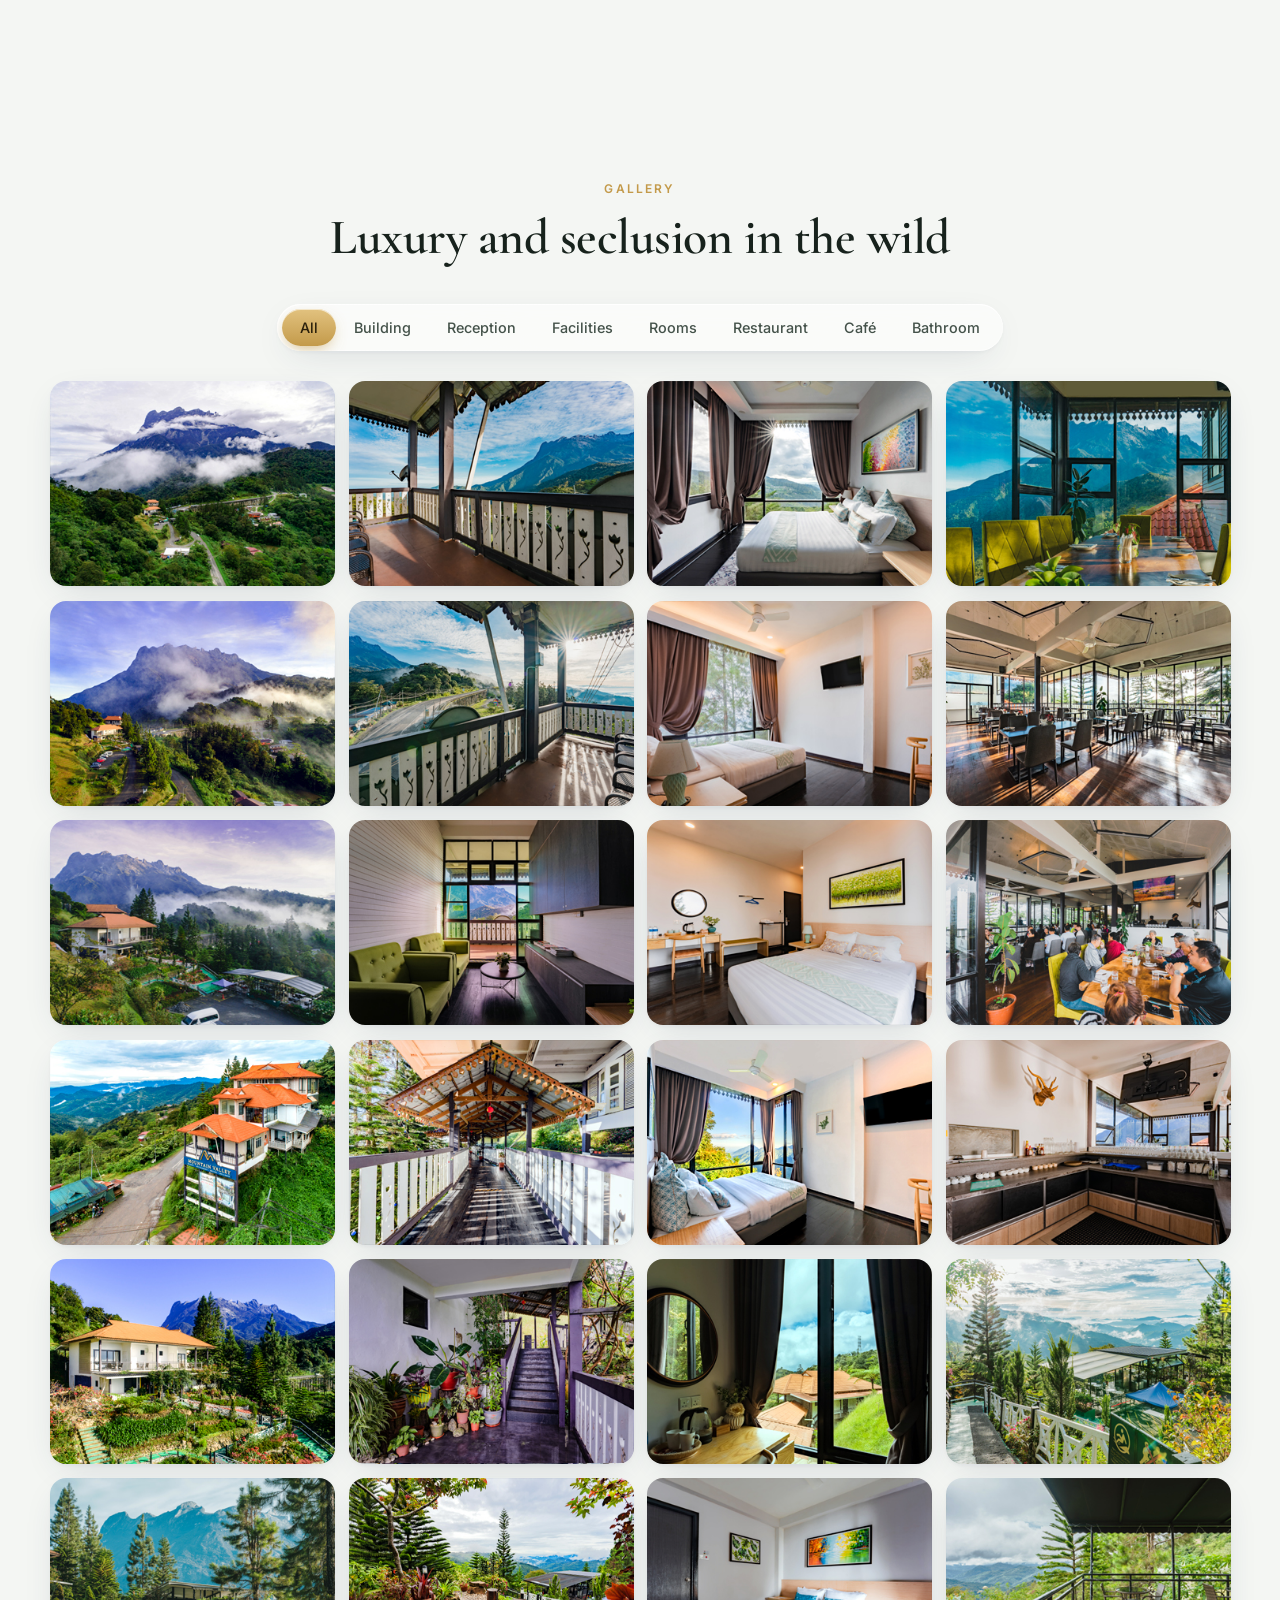
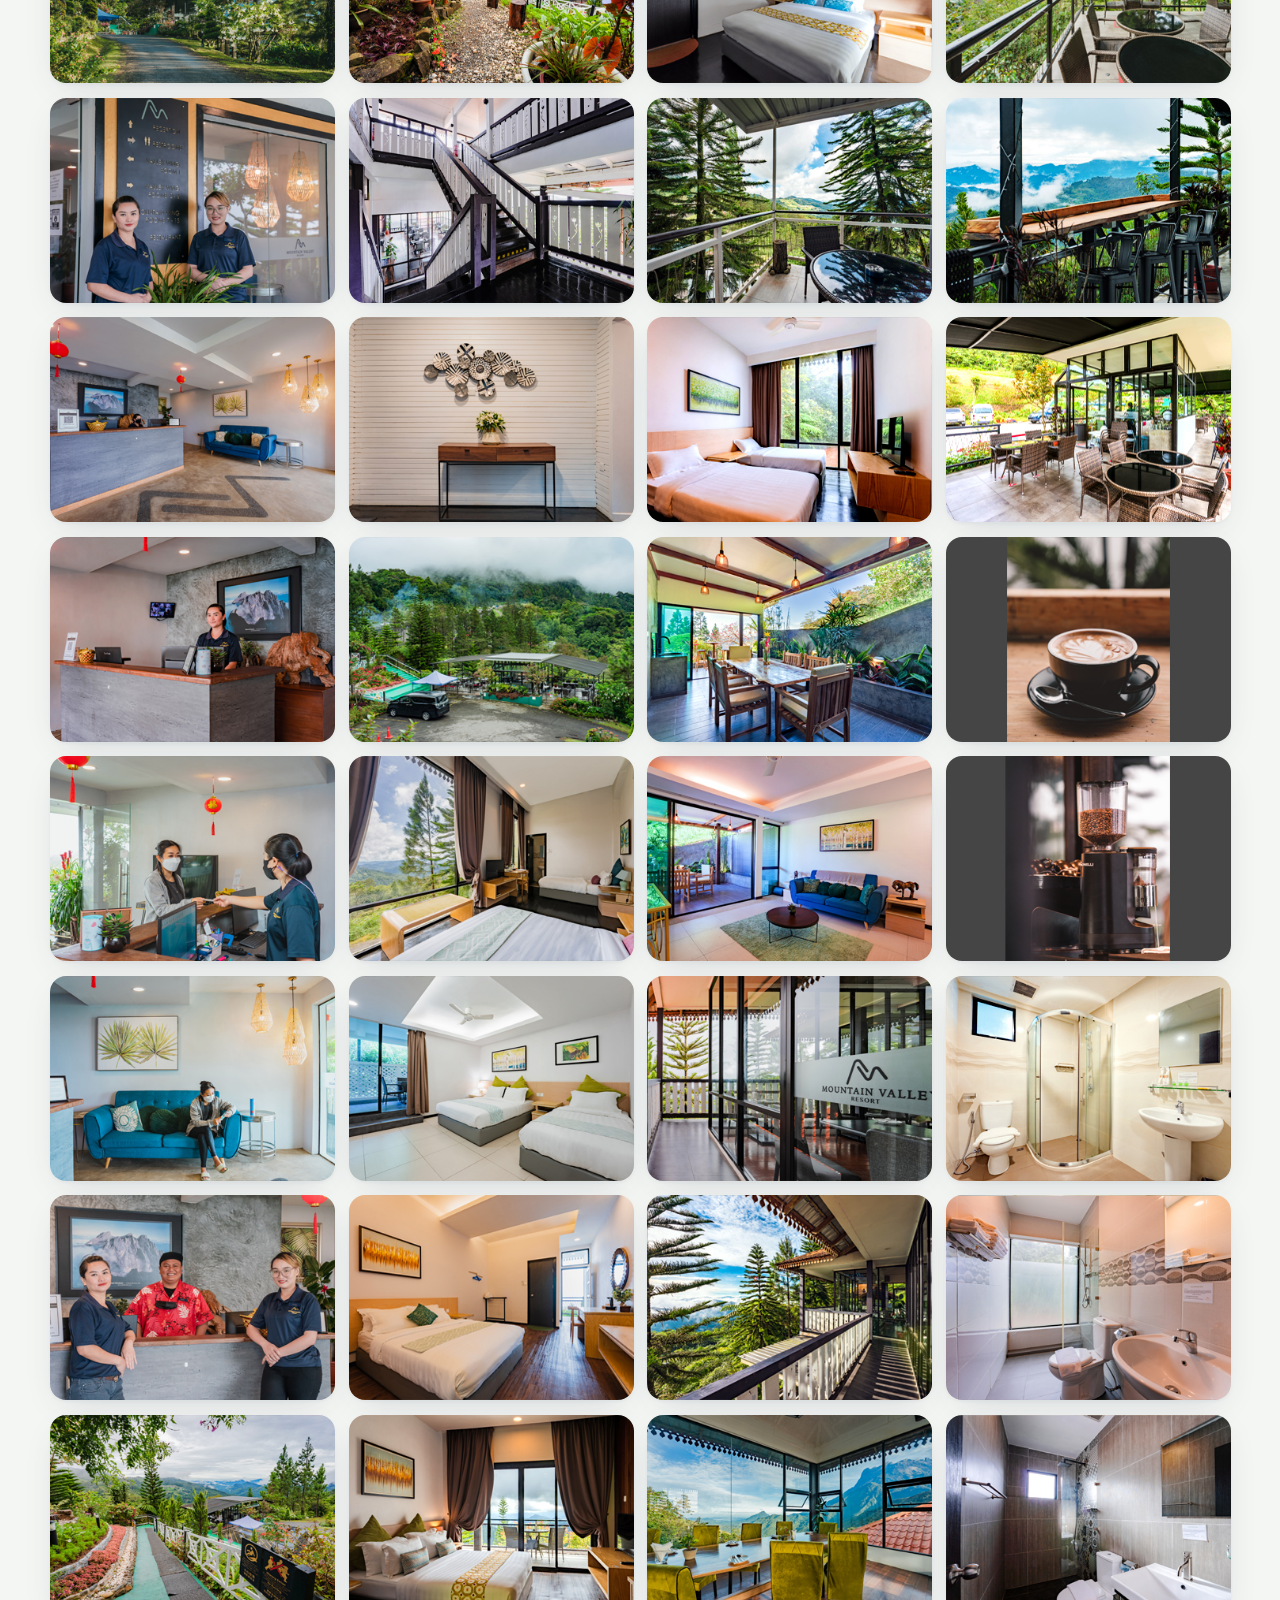
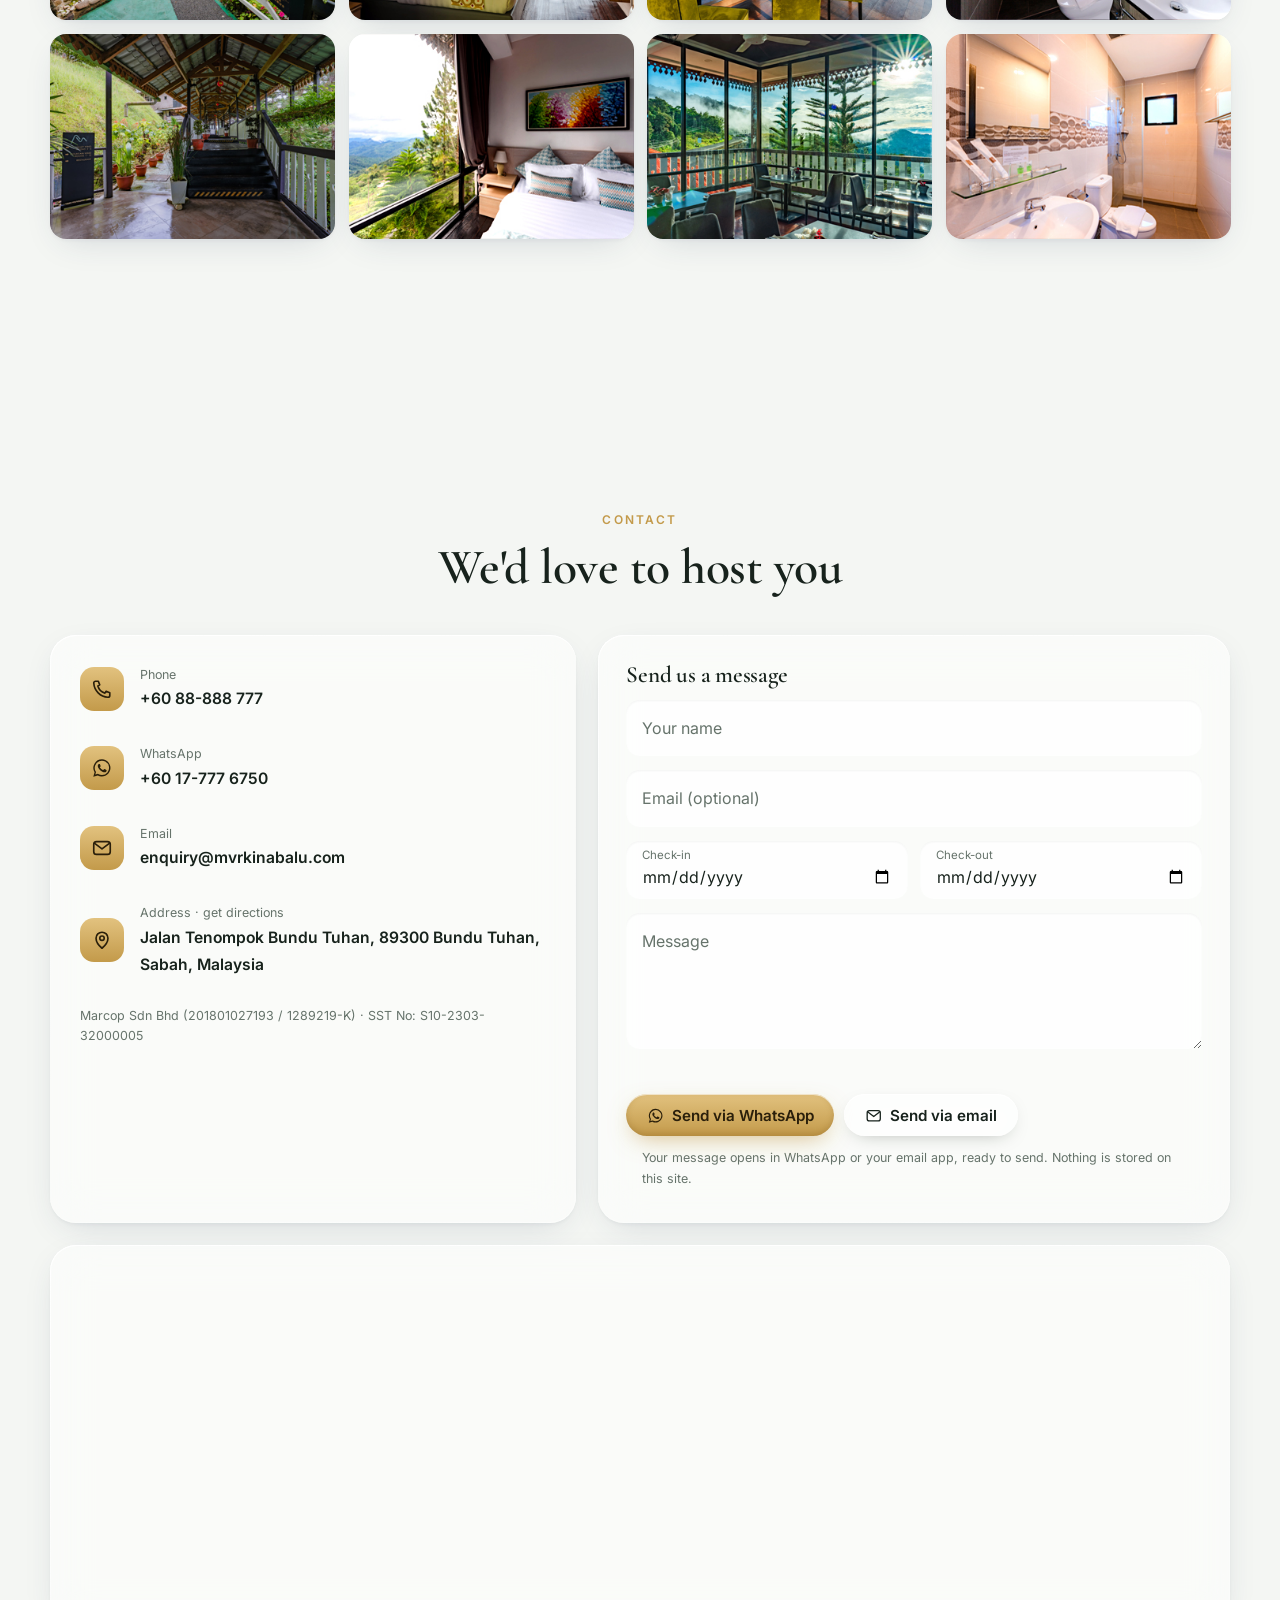
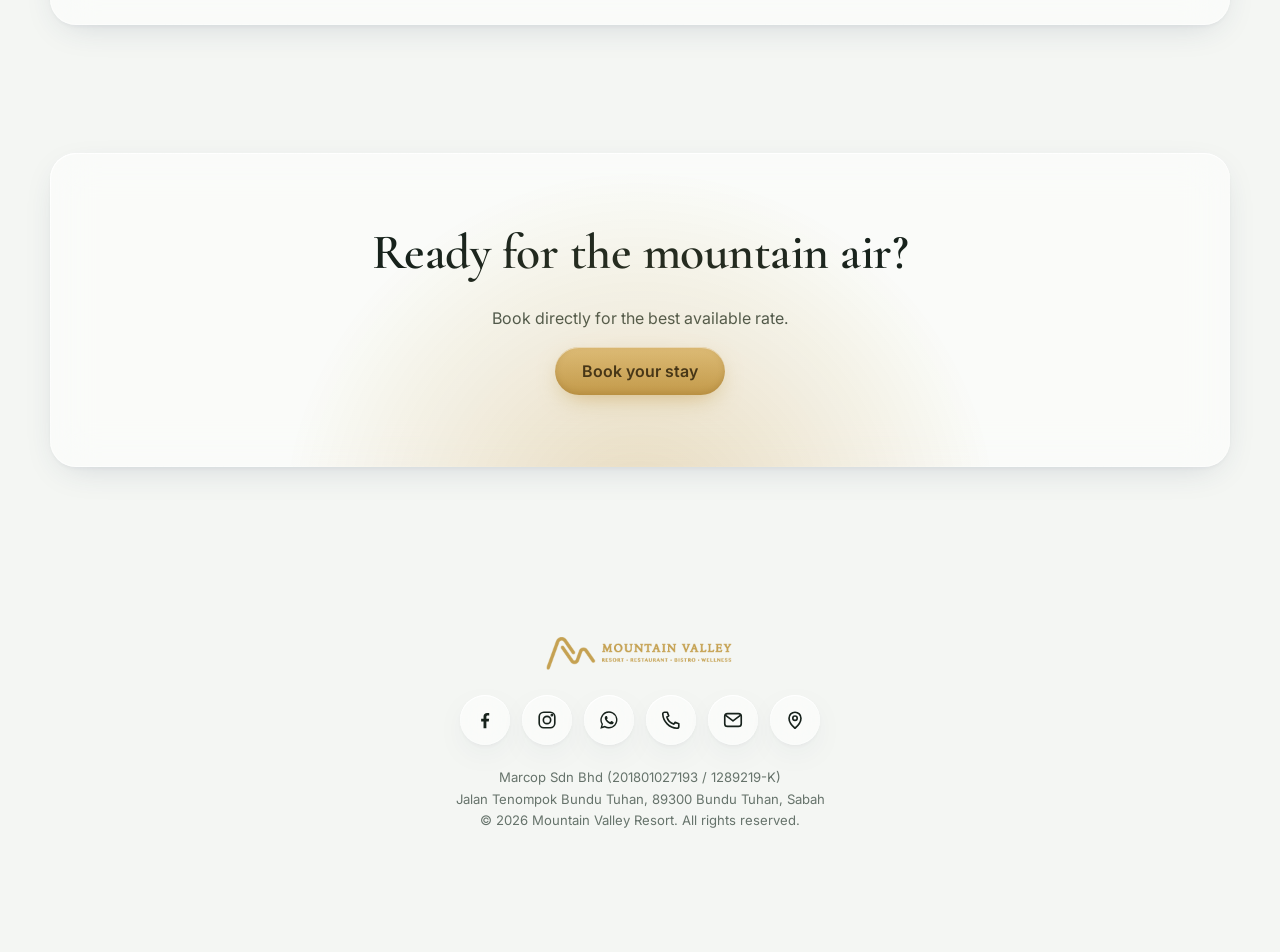
<file: contactus.html>
<!doctype html>
<html lang="en"><head><meta charset="utf-8"><title>Mountain Valley Resort</title>
<link rel="canonical" href="https://mountainvalley.com.my/#contact">
<meta http-equiv="refresh" content="0; url=index.html#contact">
<script>location.replace("index.html#contact")</script></head>
<body><p><a href="index.html#contact">Continue to Mountain Valley Resort</a></p></body></html>
</file>
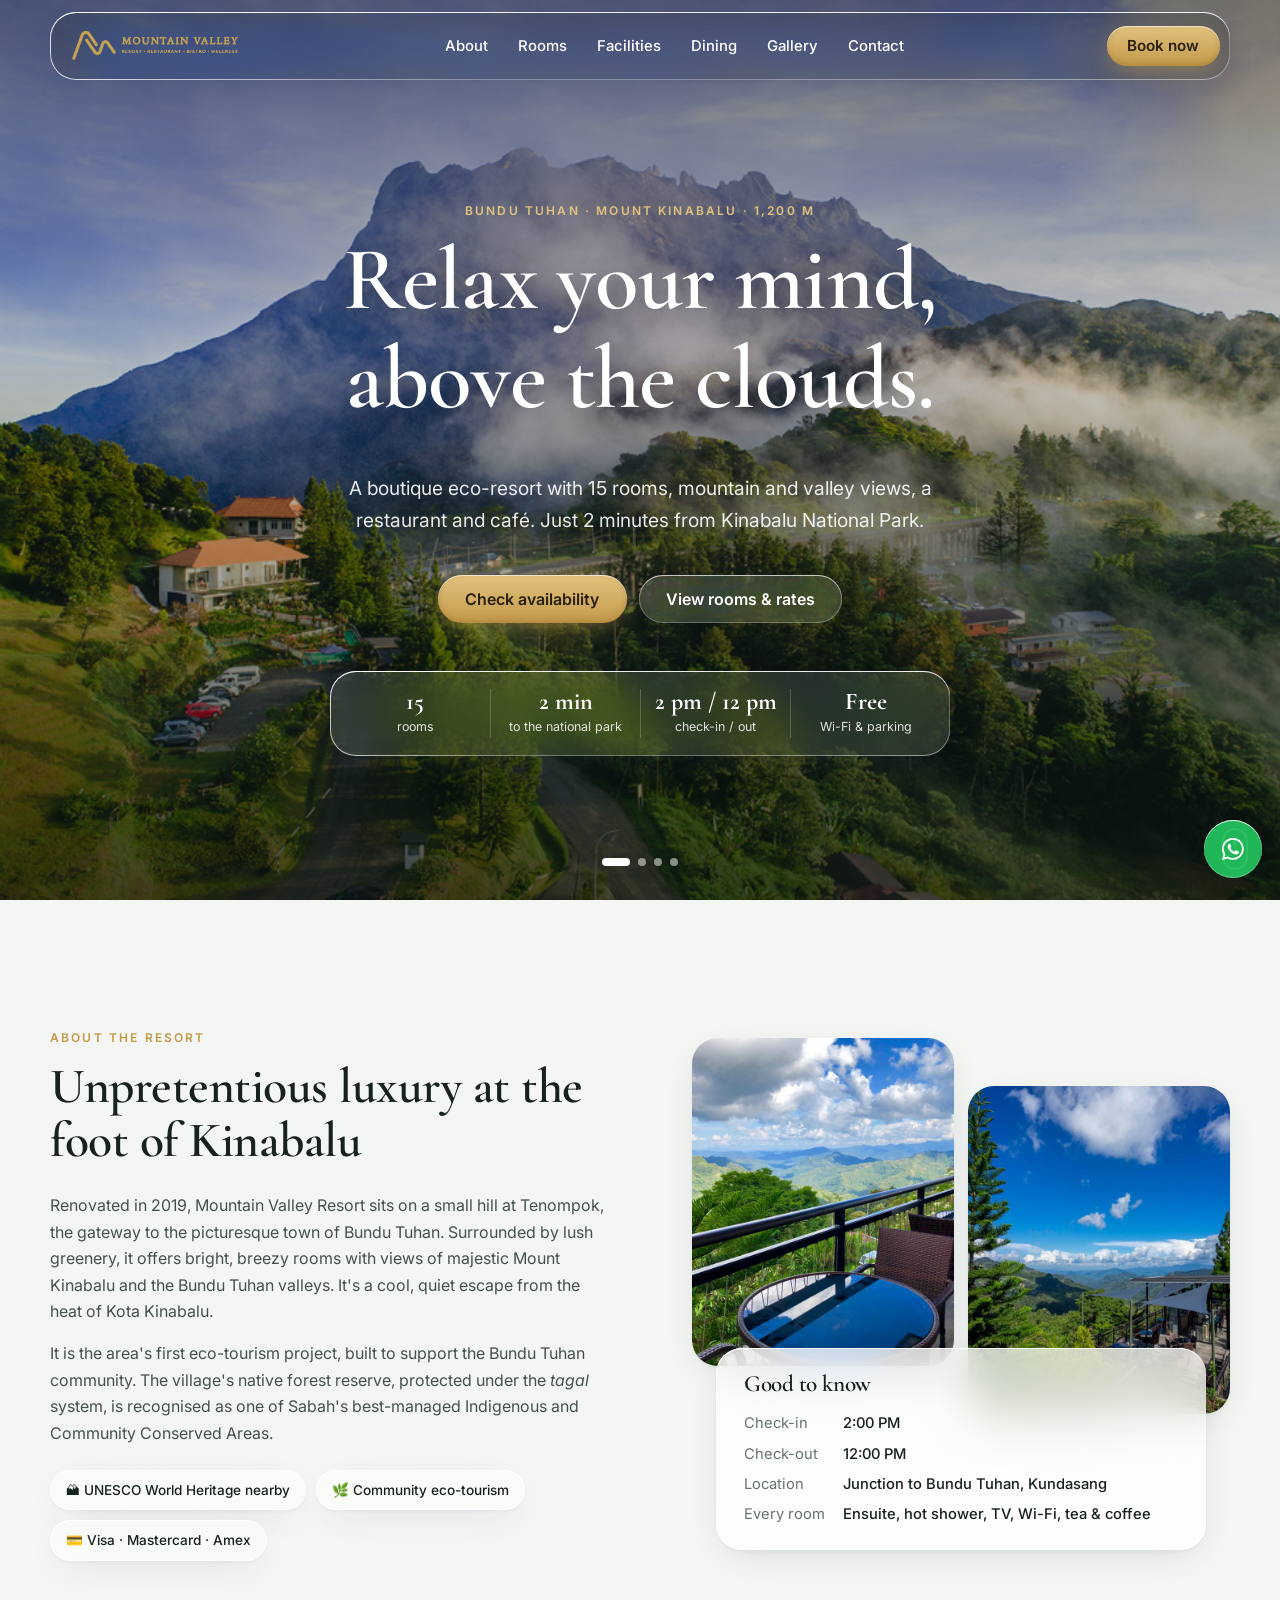
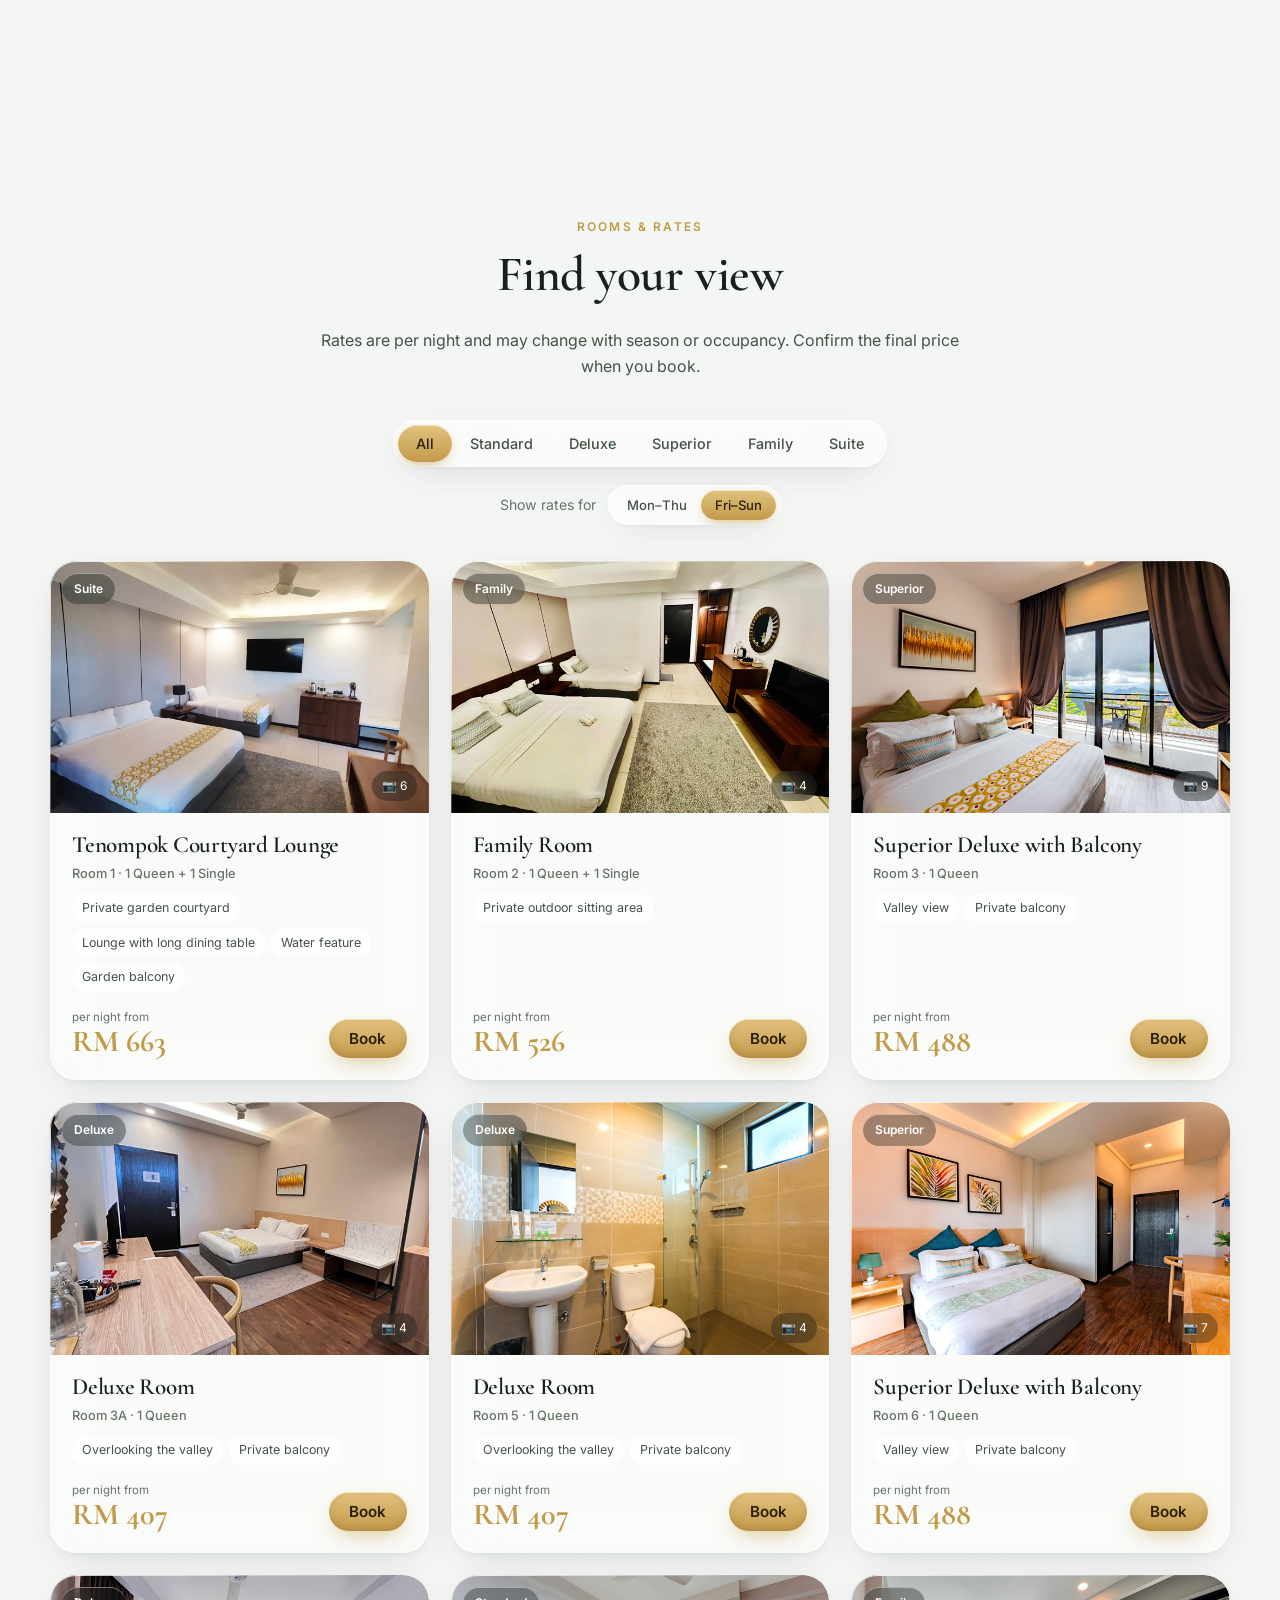
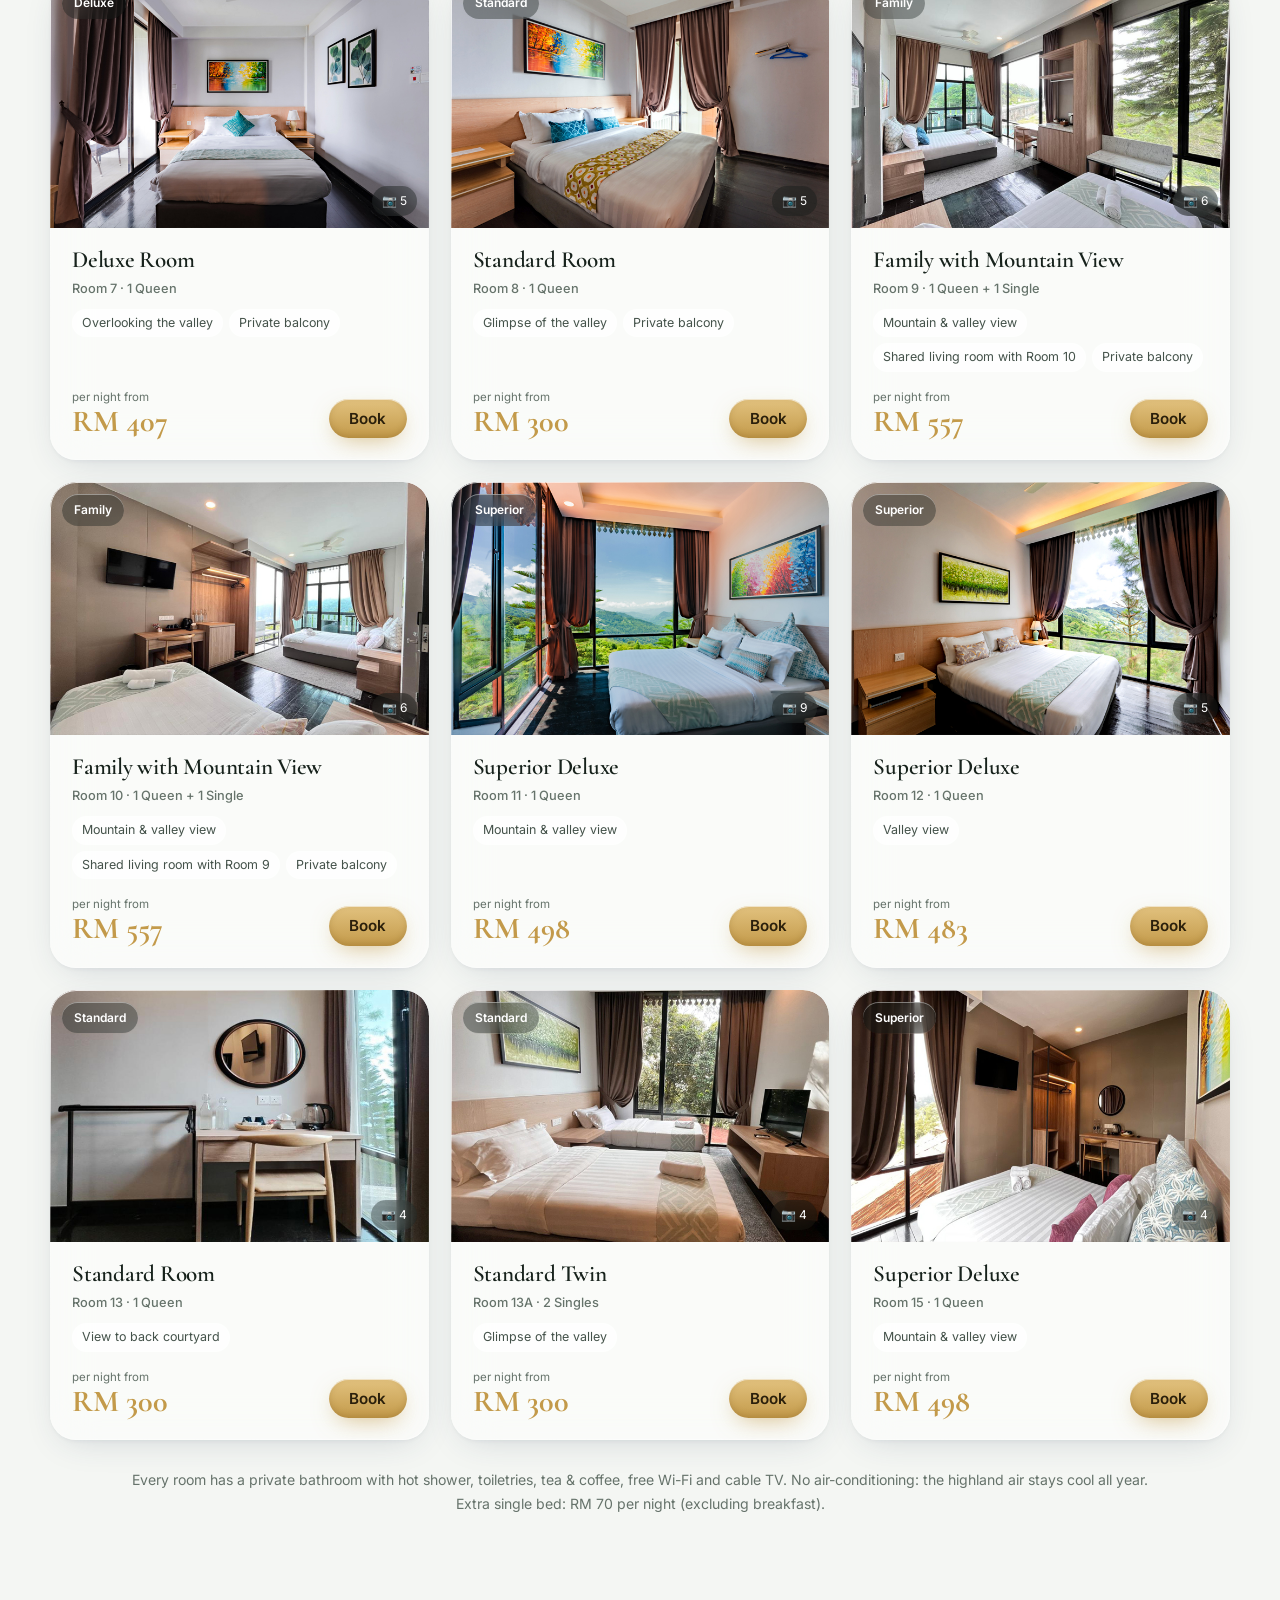
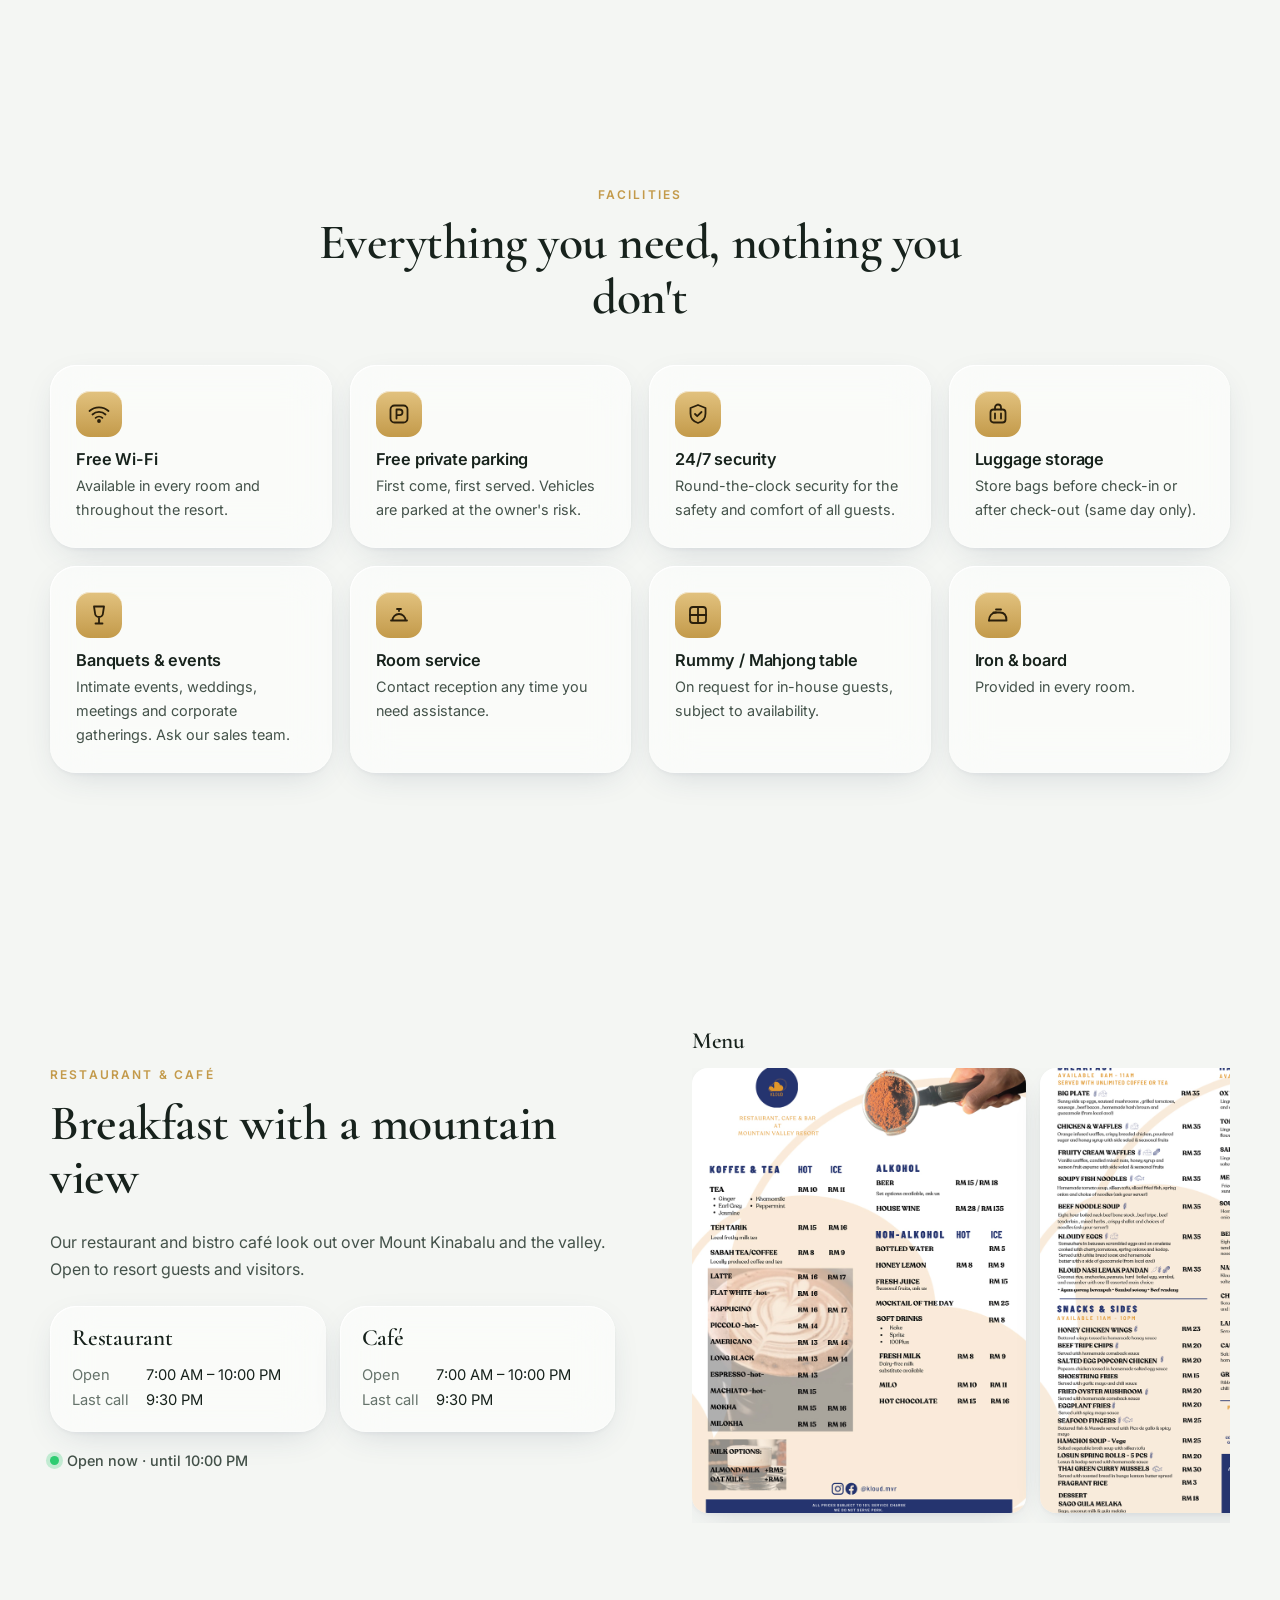
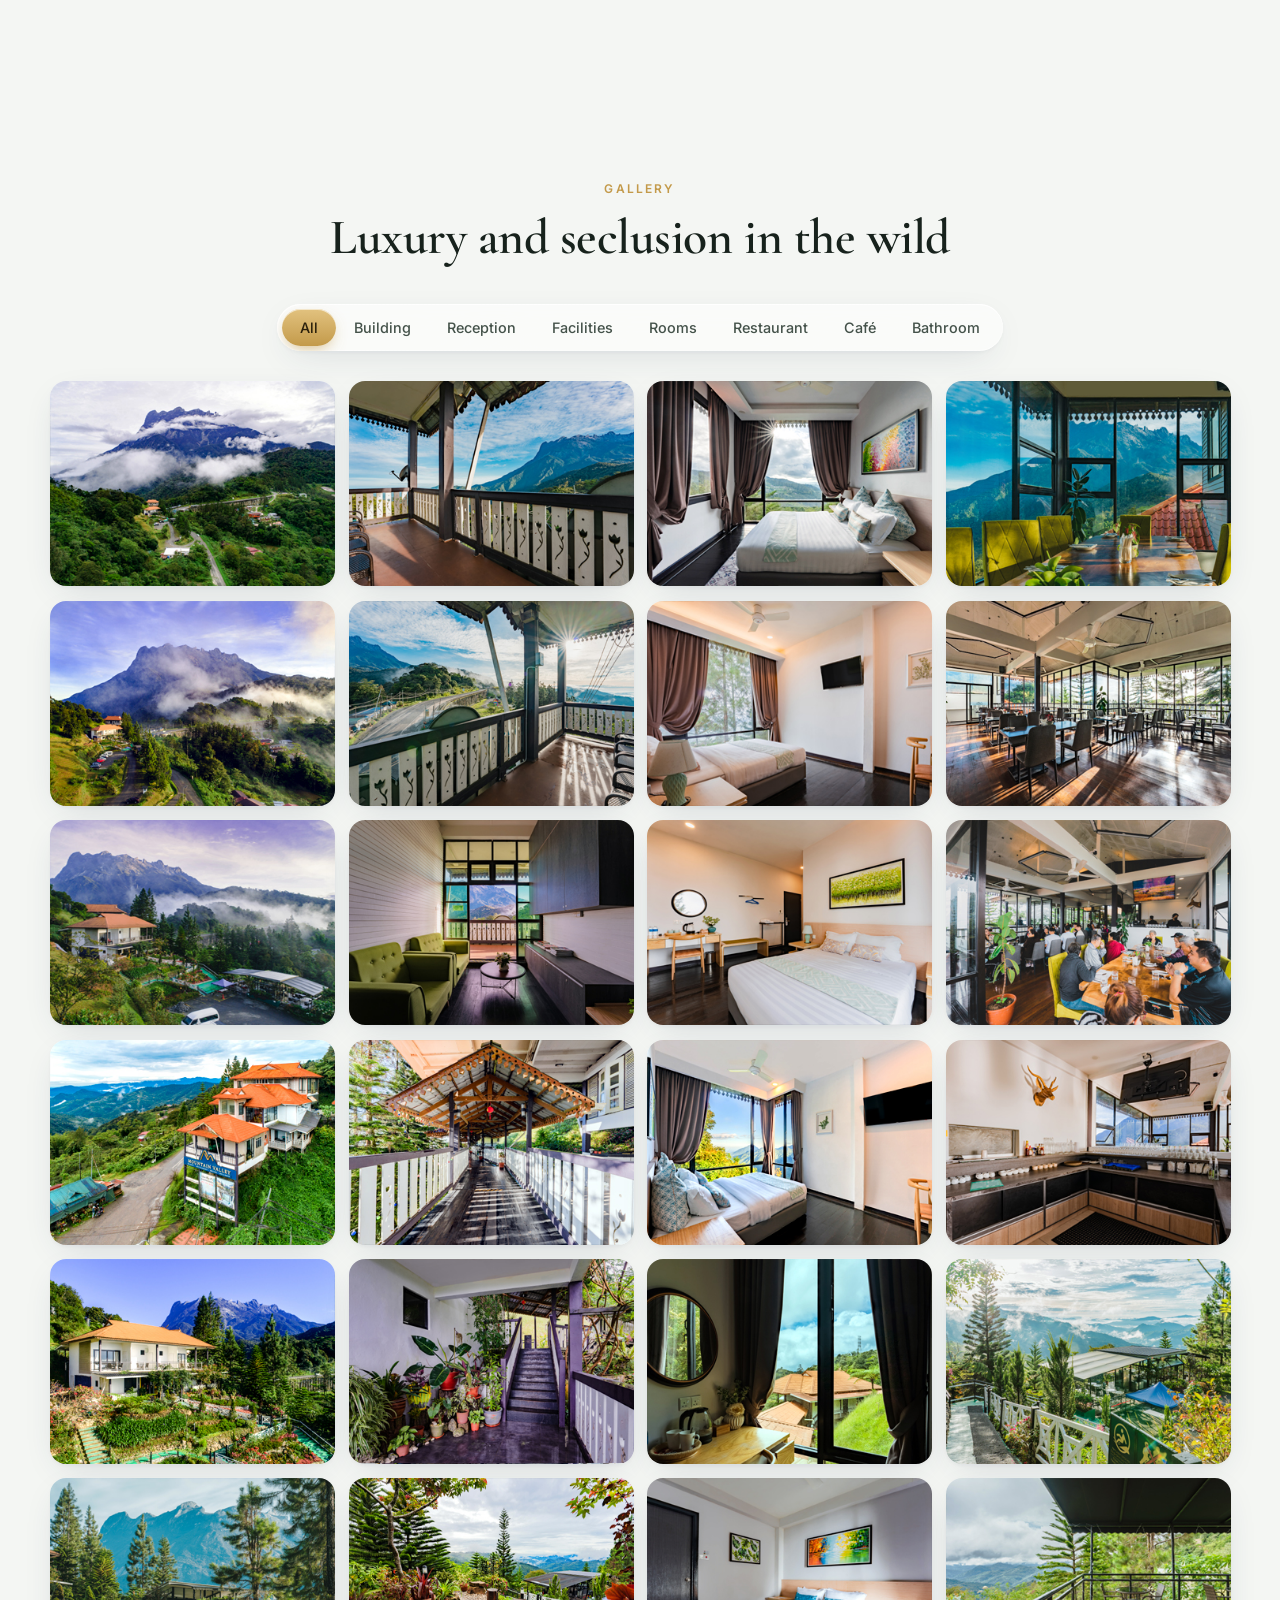
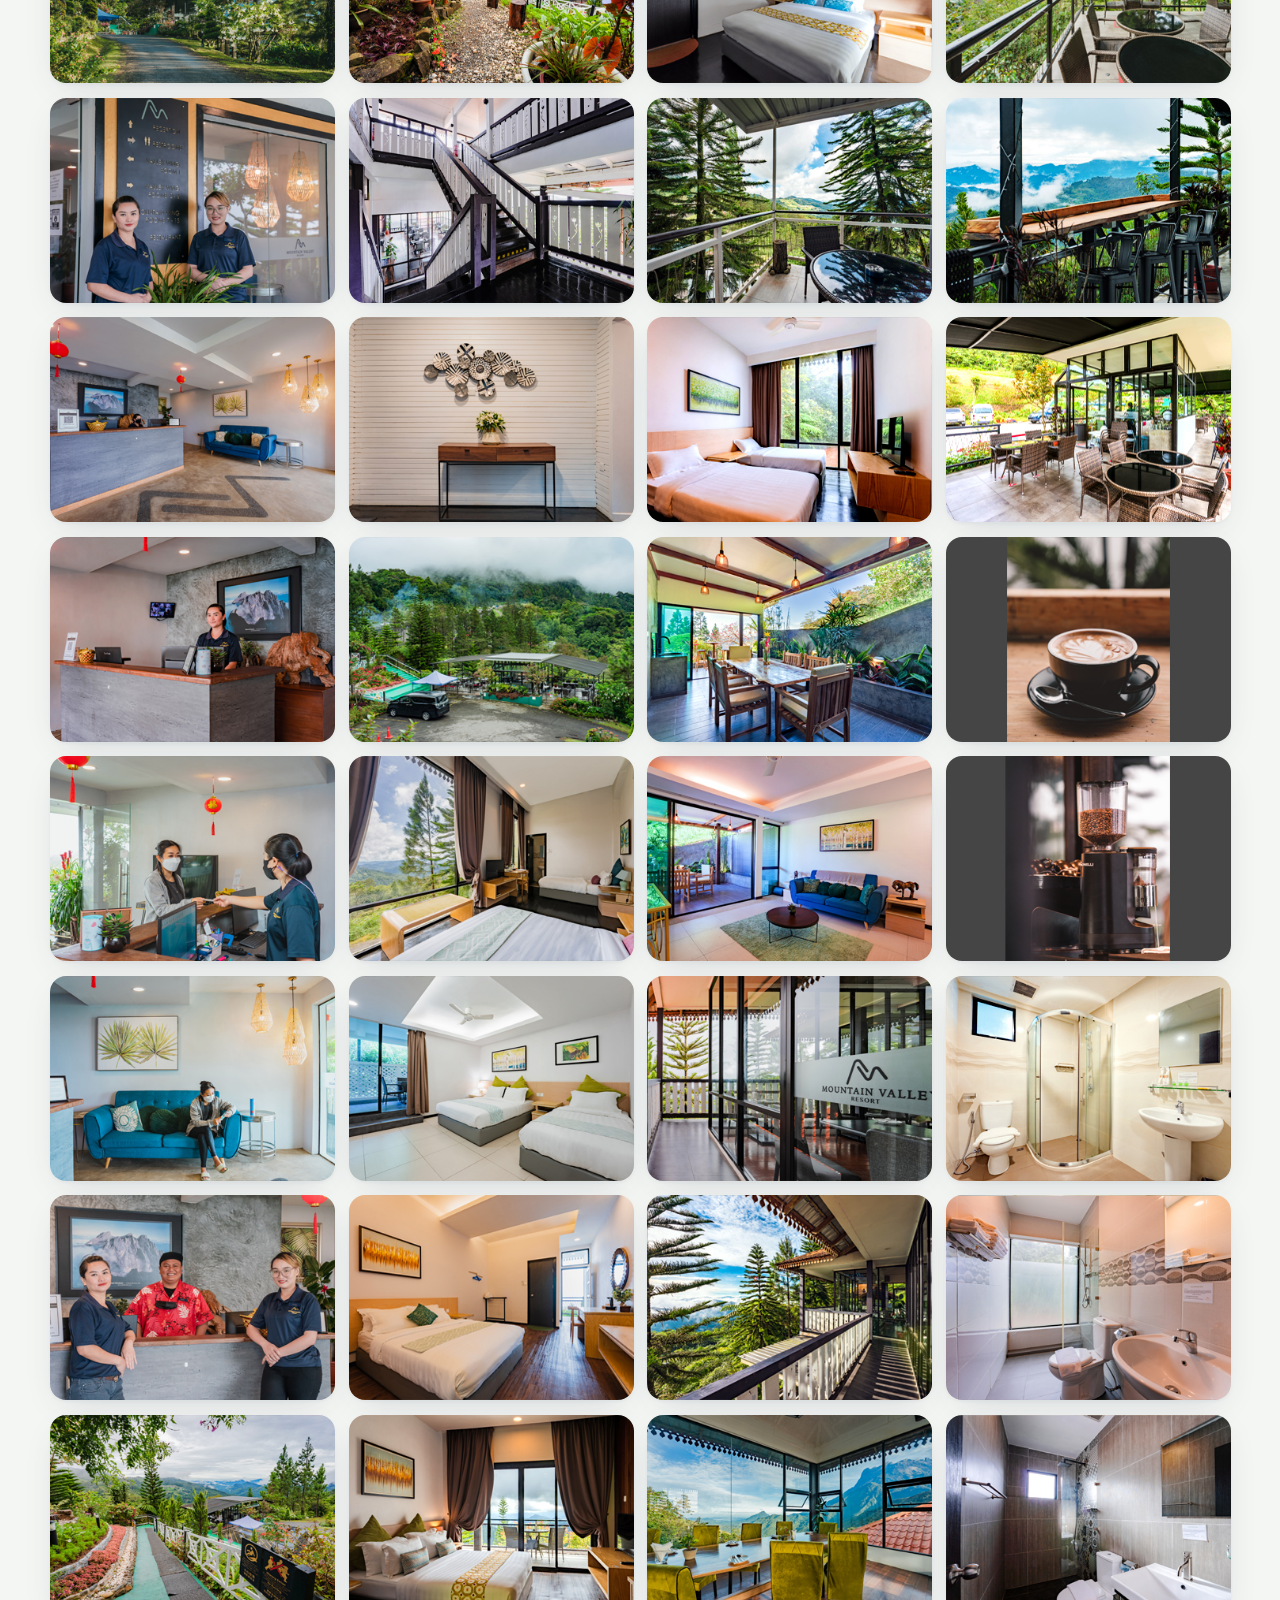
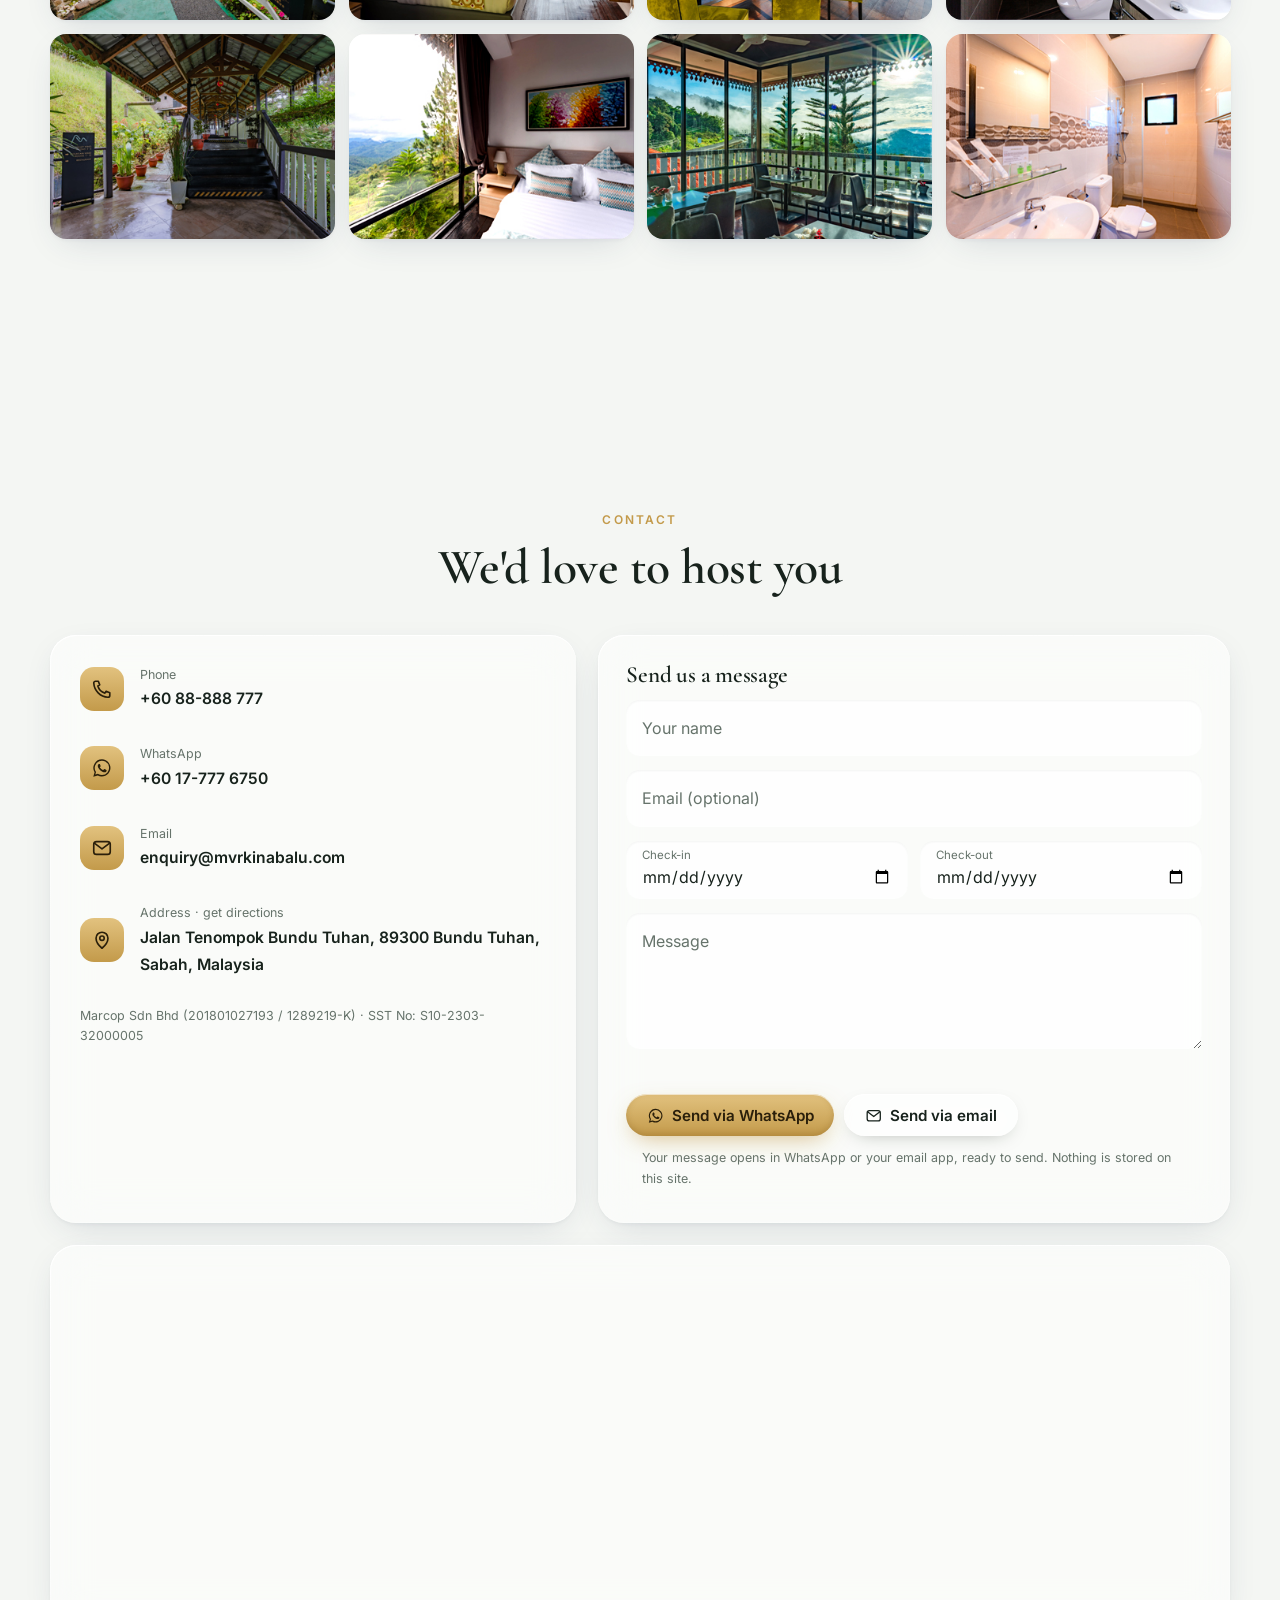
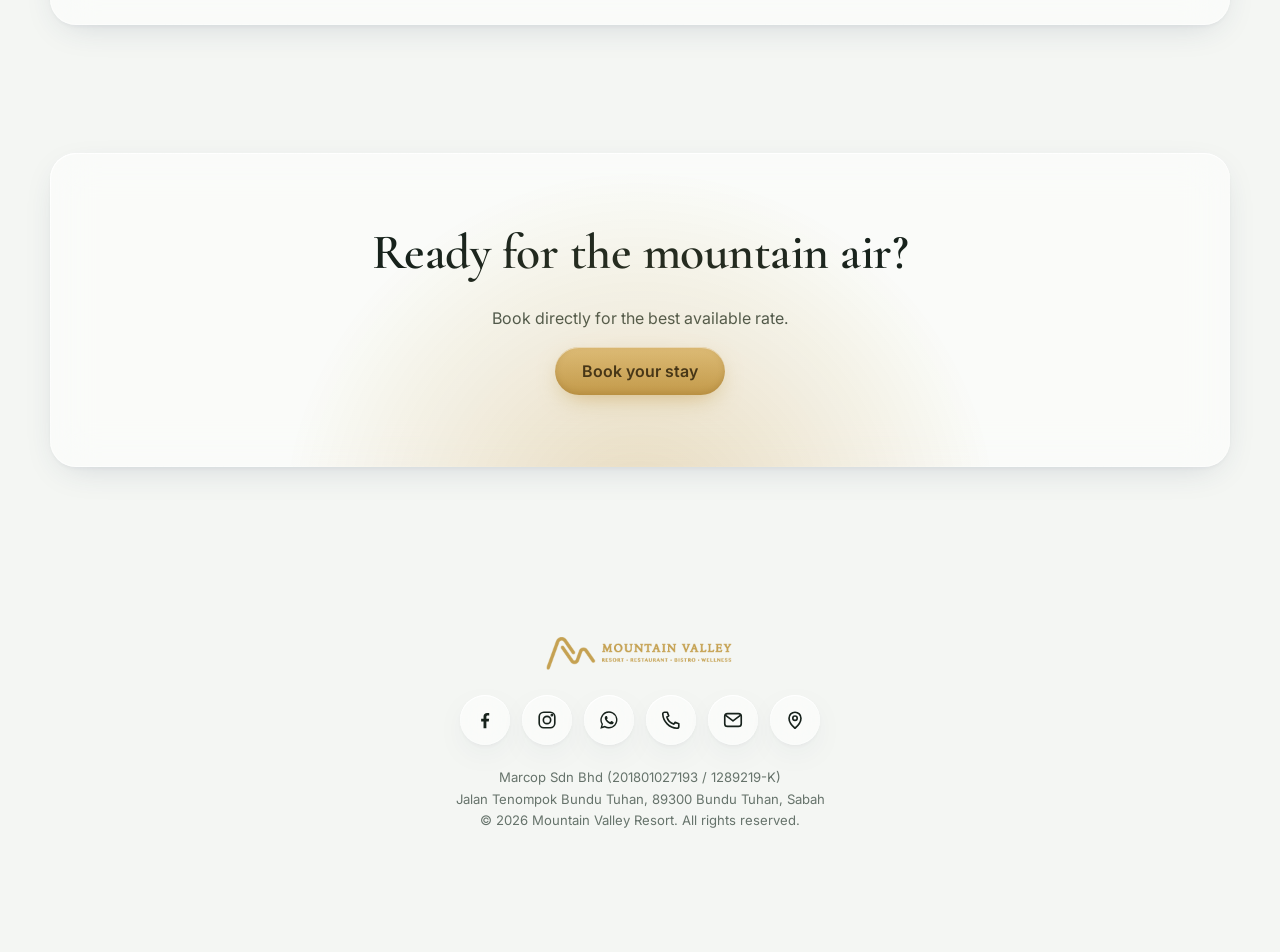
<file: facility.html>
<!doctype html>
<html lang="en"><head><meta charset="utf-8"><title>Mountain Valley Resort</title>
<link rel="canonical" href="https://mountainvalley.com.my/#facilities">
<meta http-equiv="refresh" content="0; url=index.html#facilities">
<script>location.replace("index.html#facilities")</script></head>
<body><p><a href="index.html#facilities">Continue to Mountain Valley Resort</a></p></body></html>
</file>
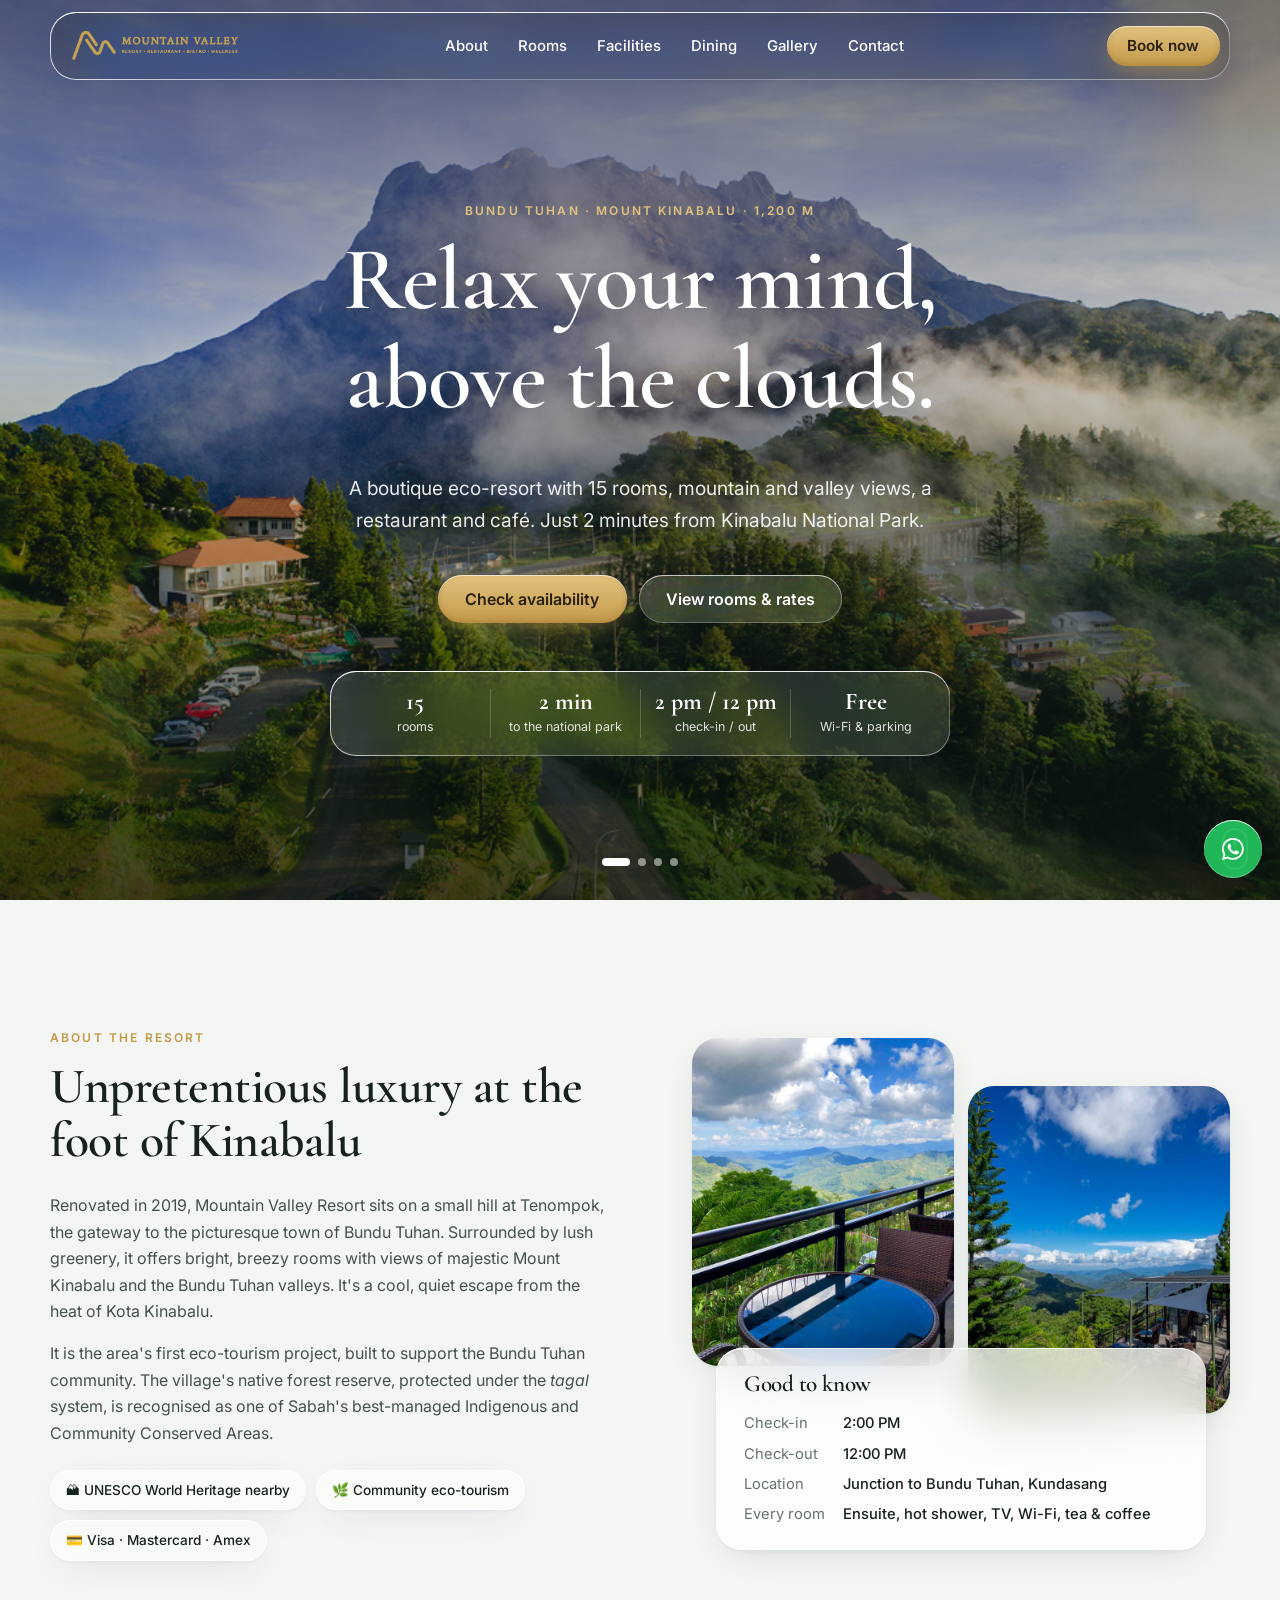
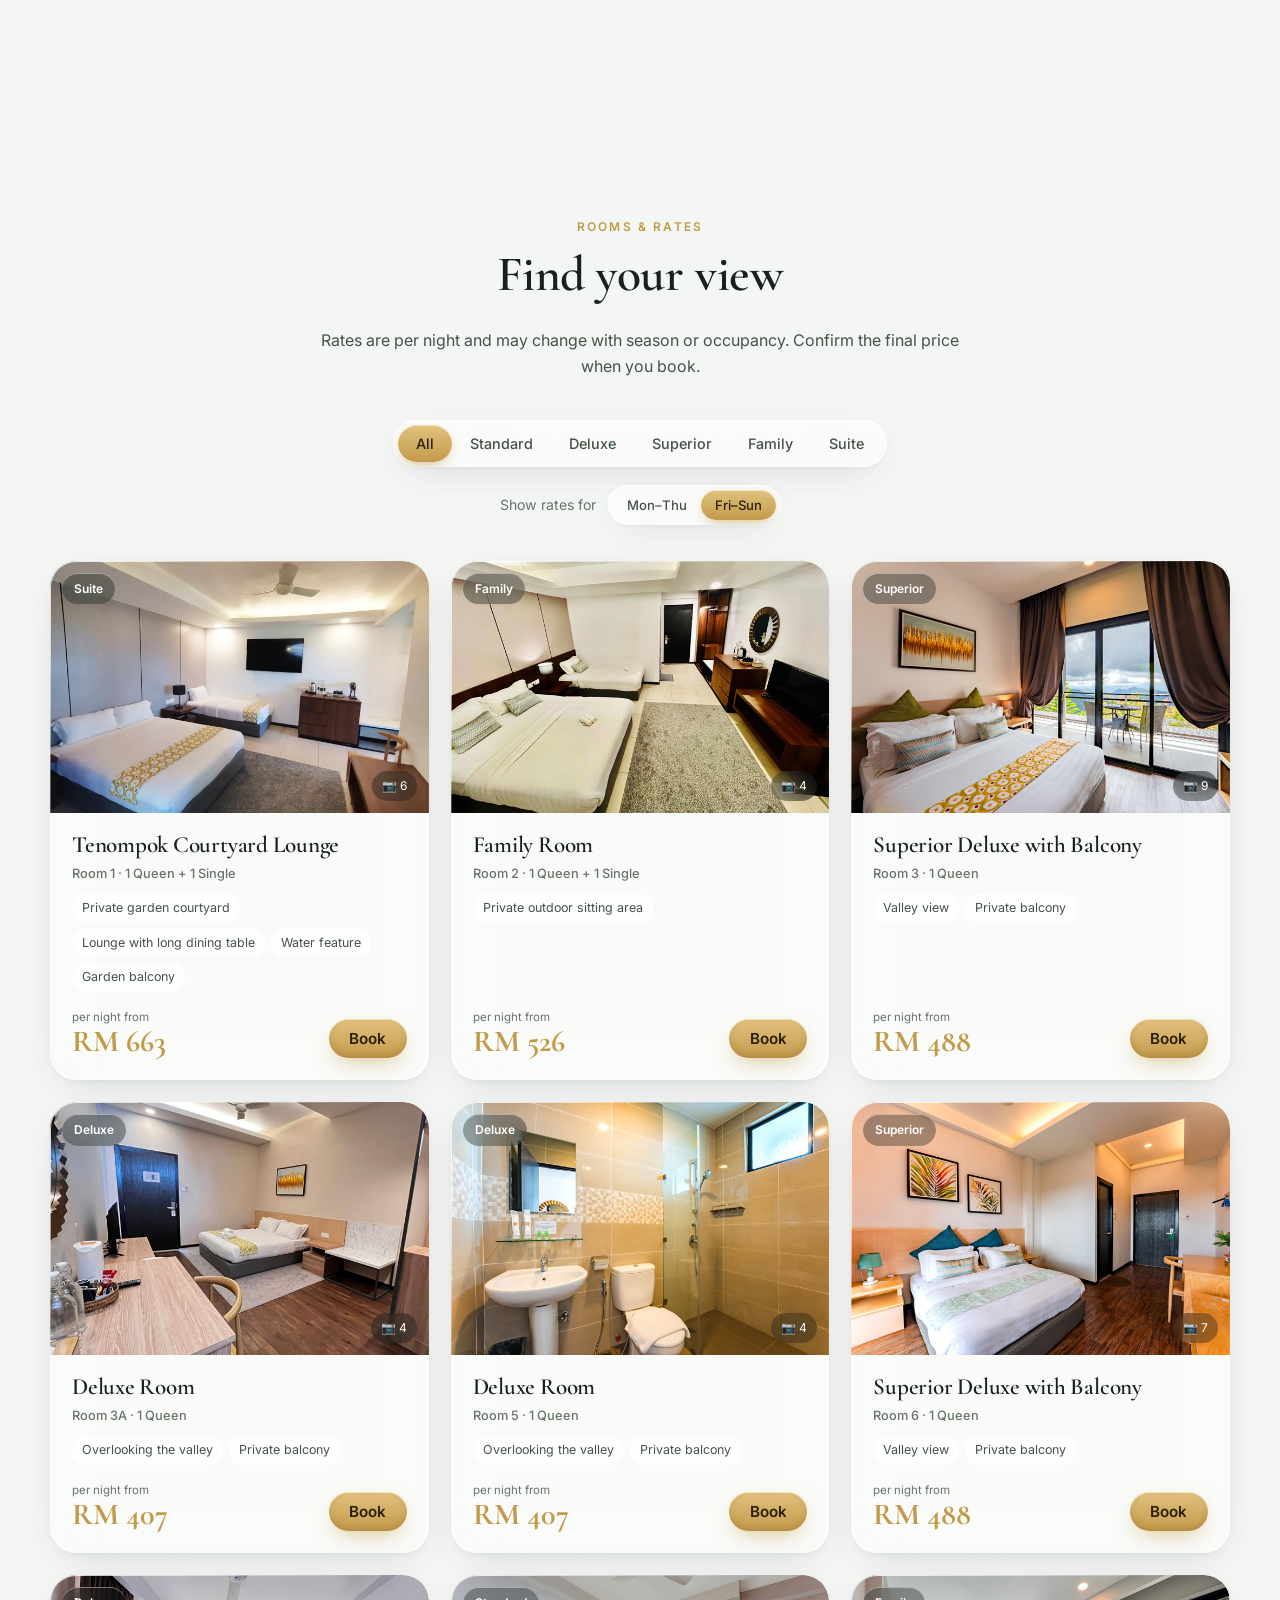
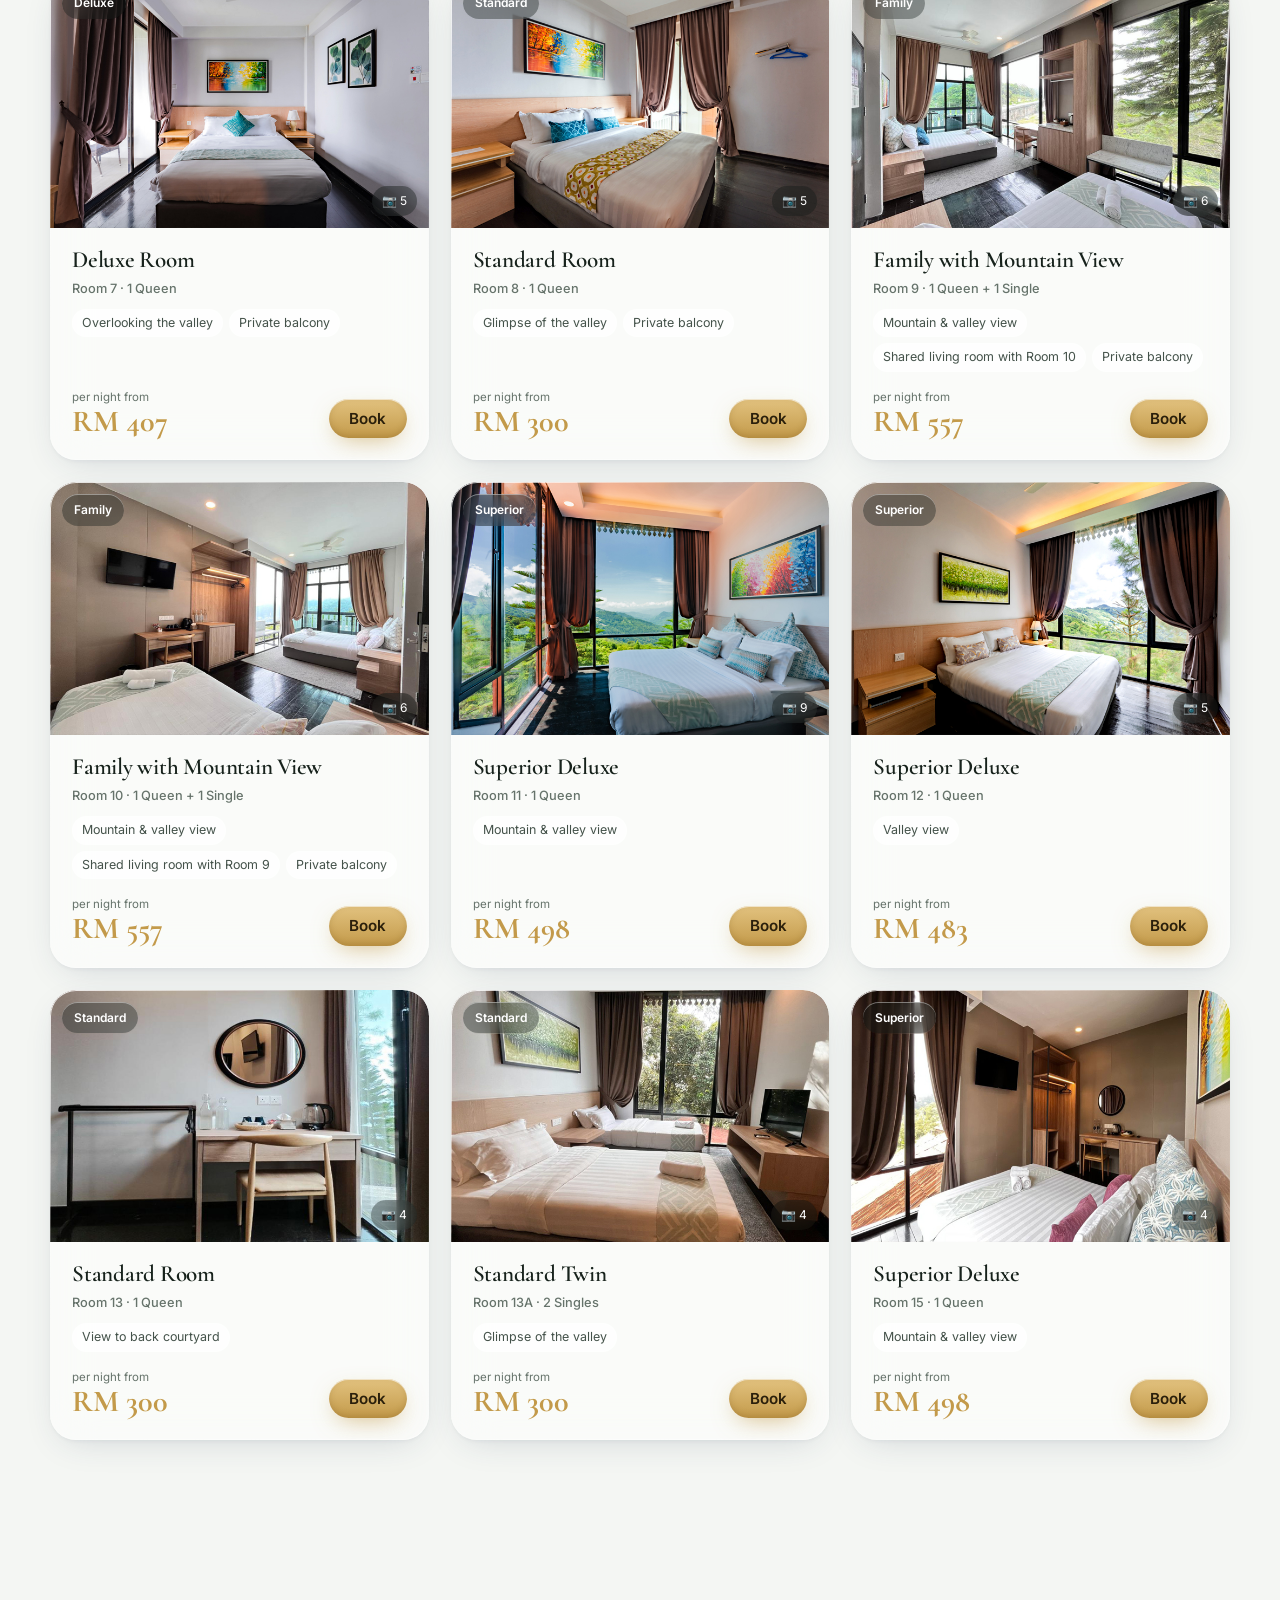
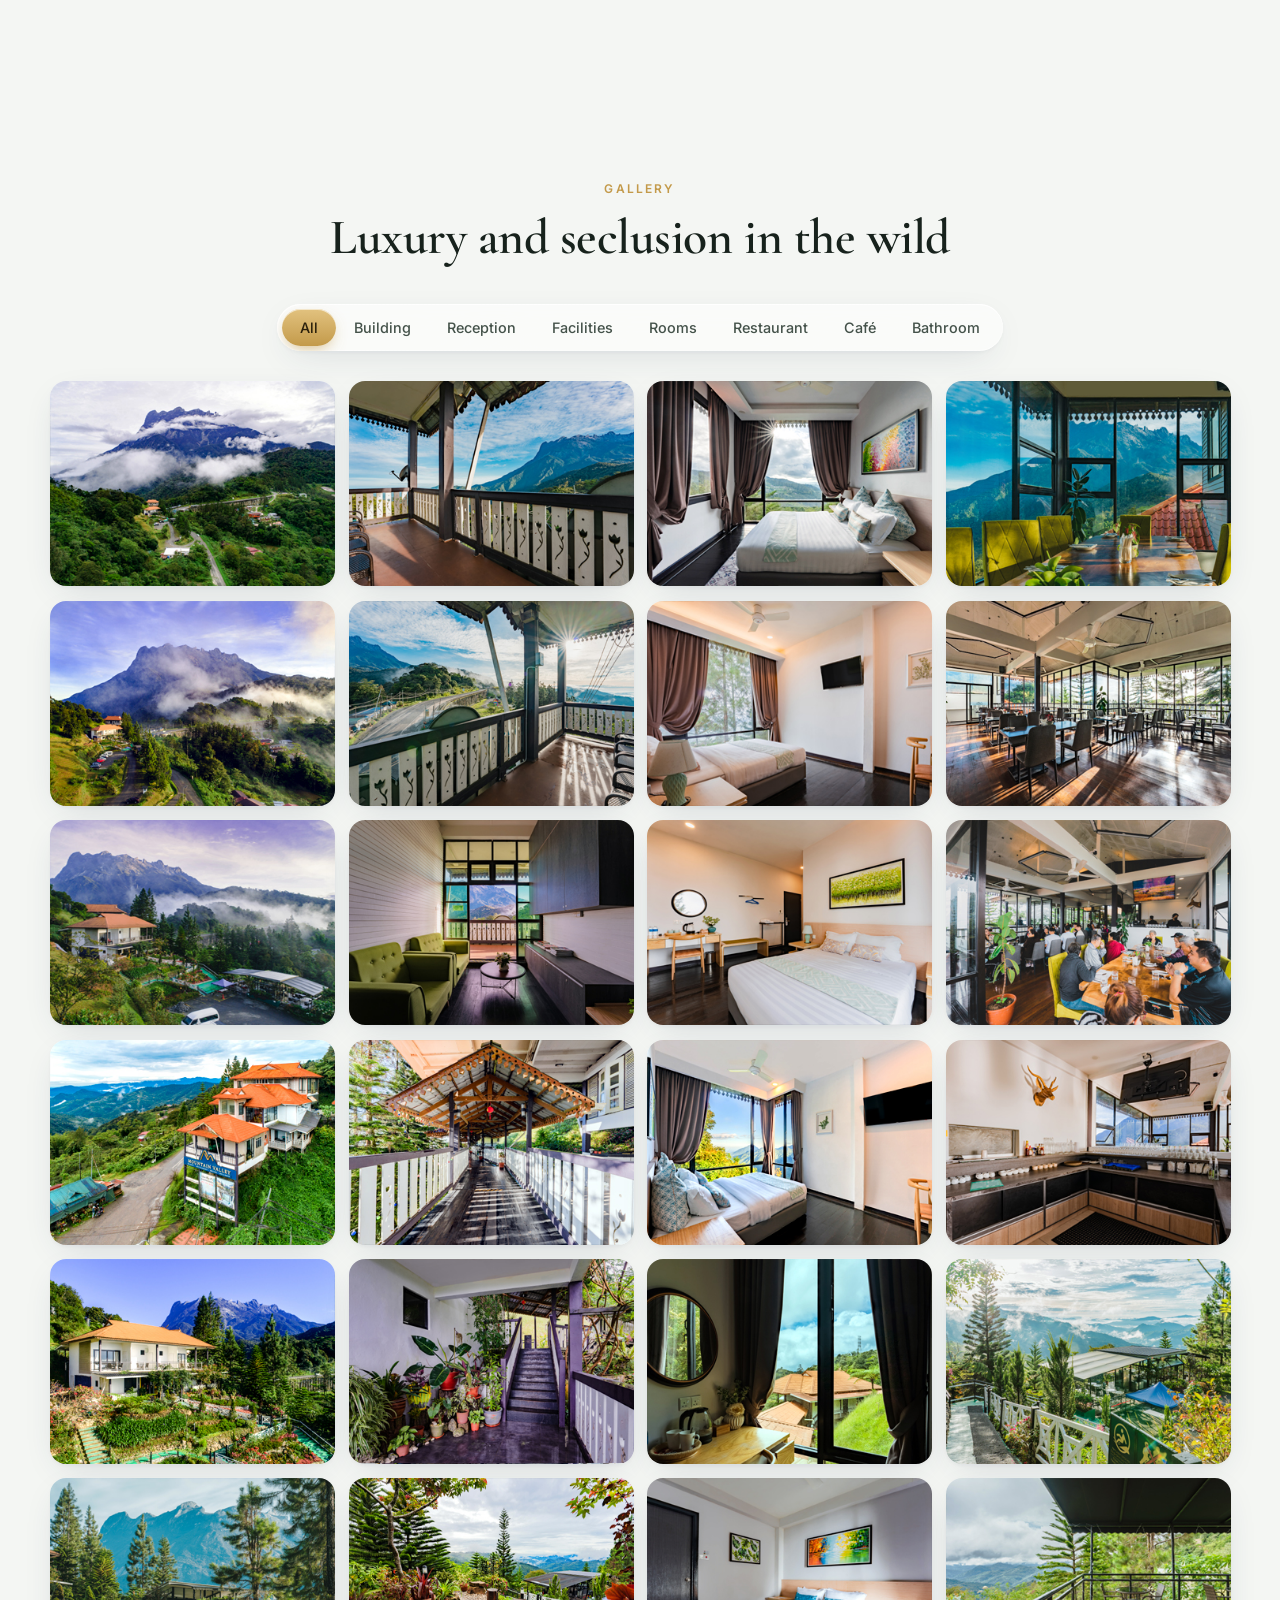
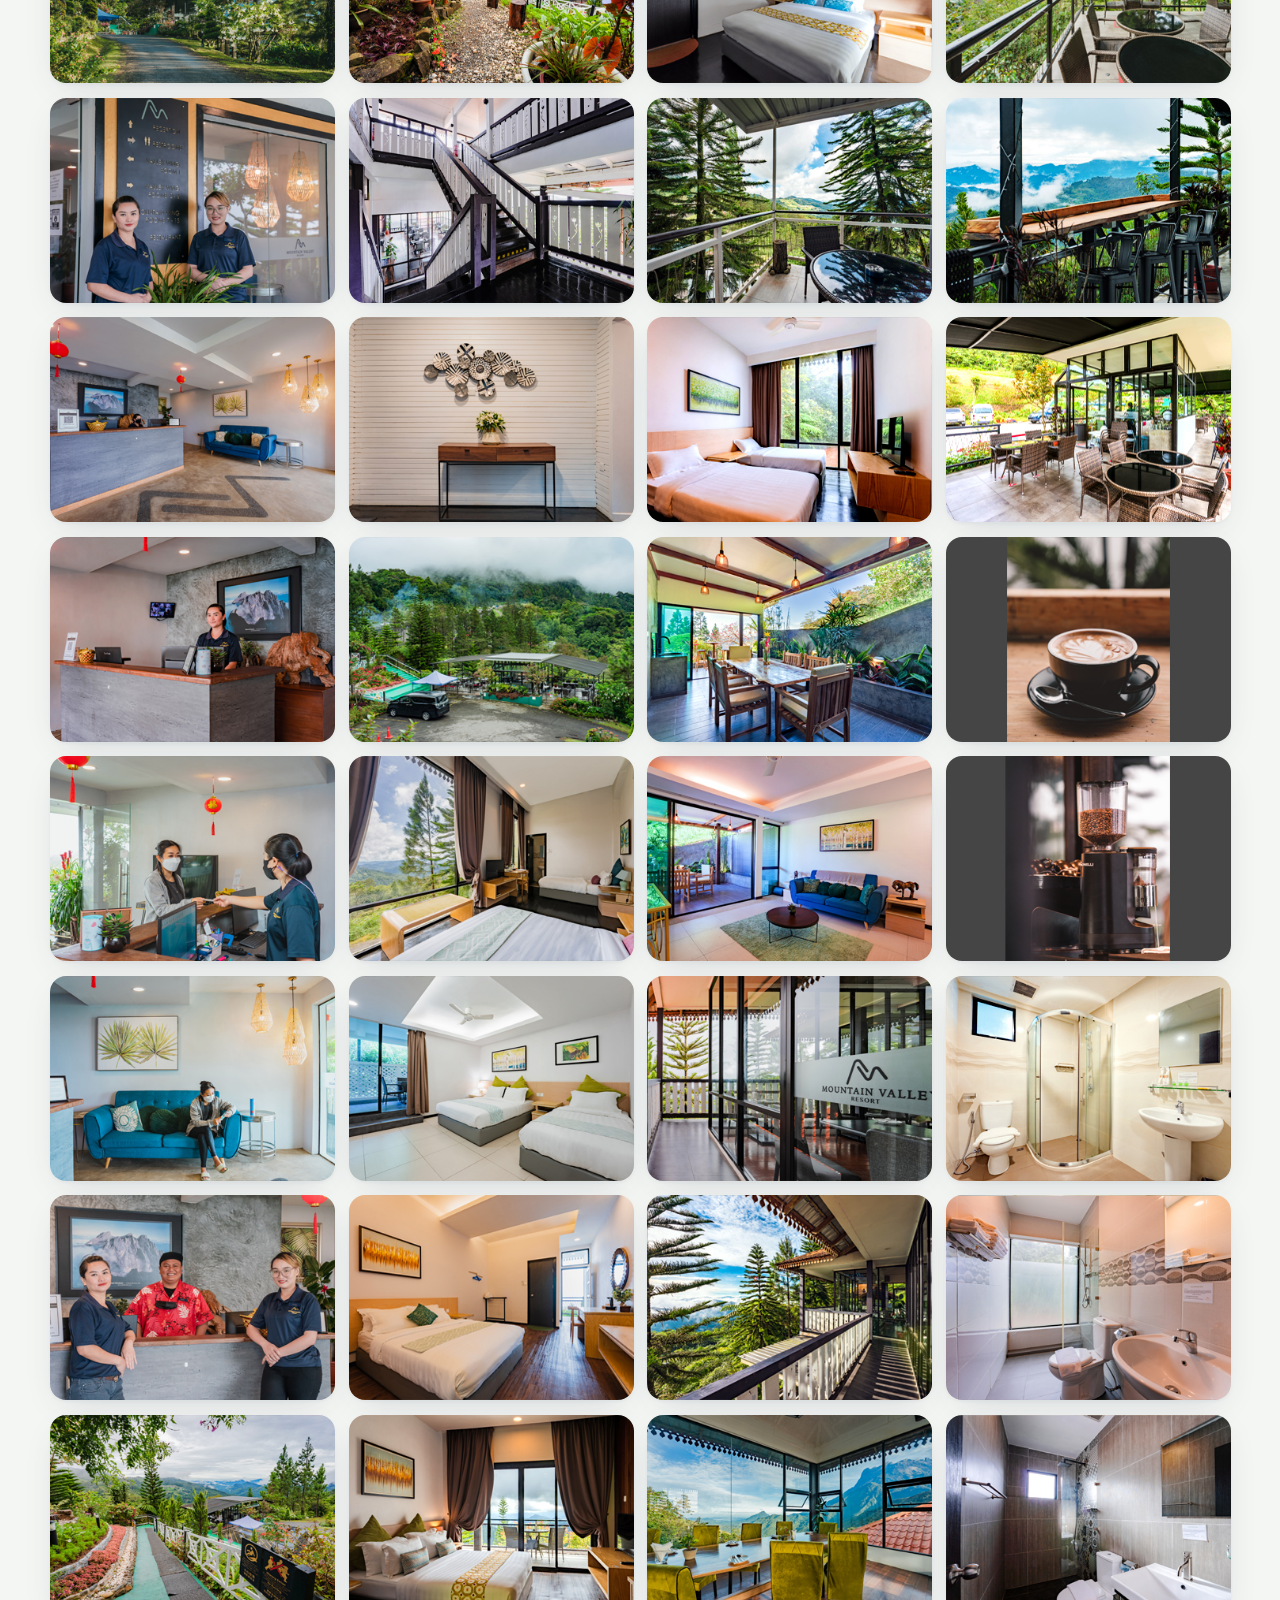
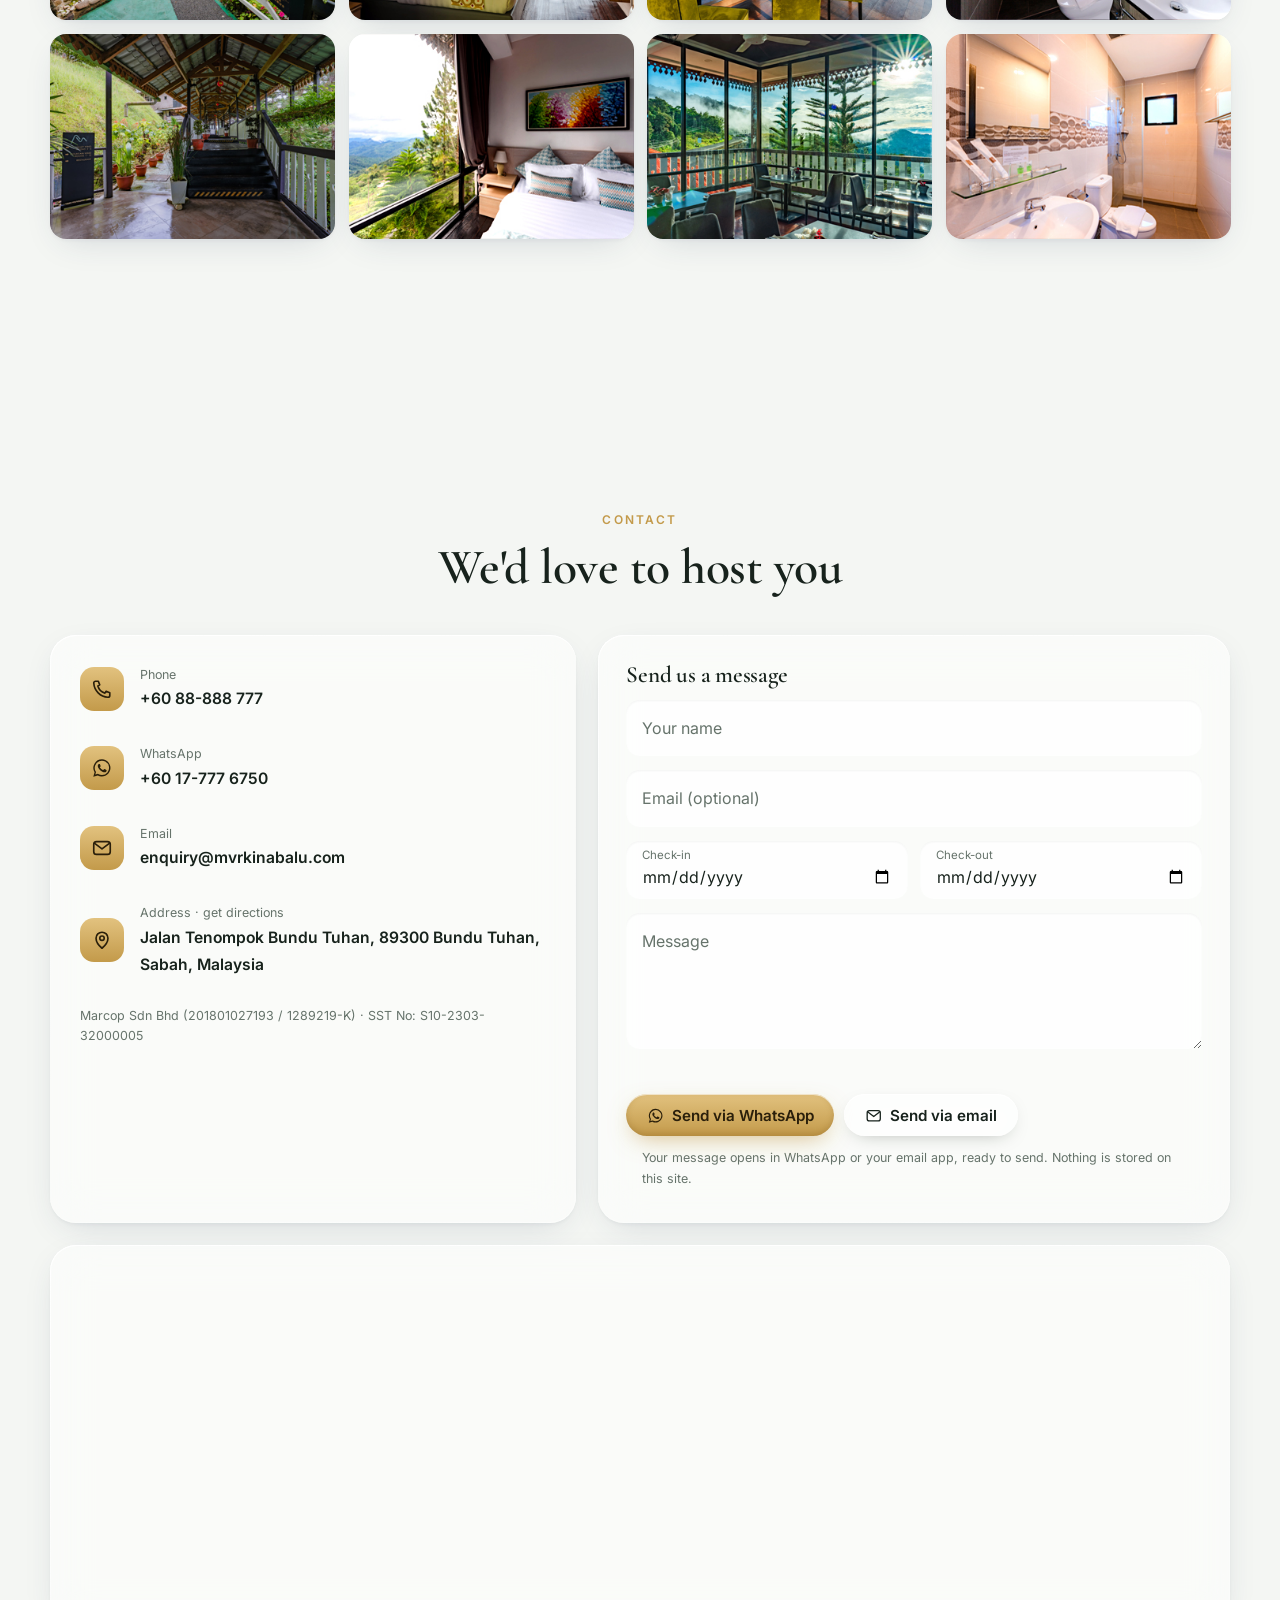
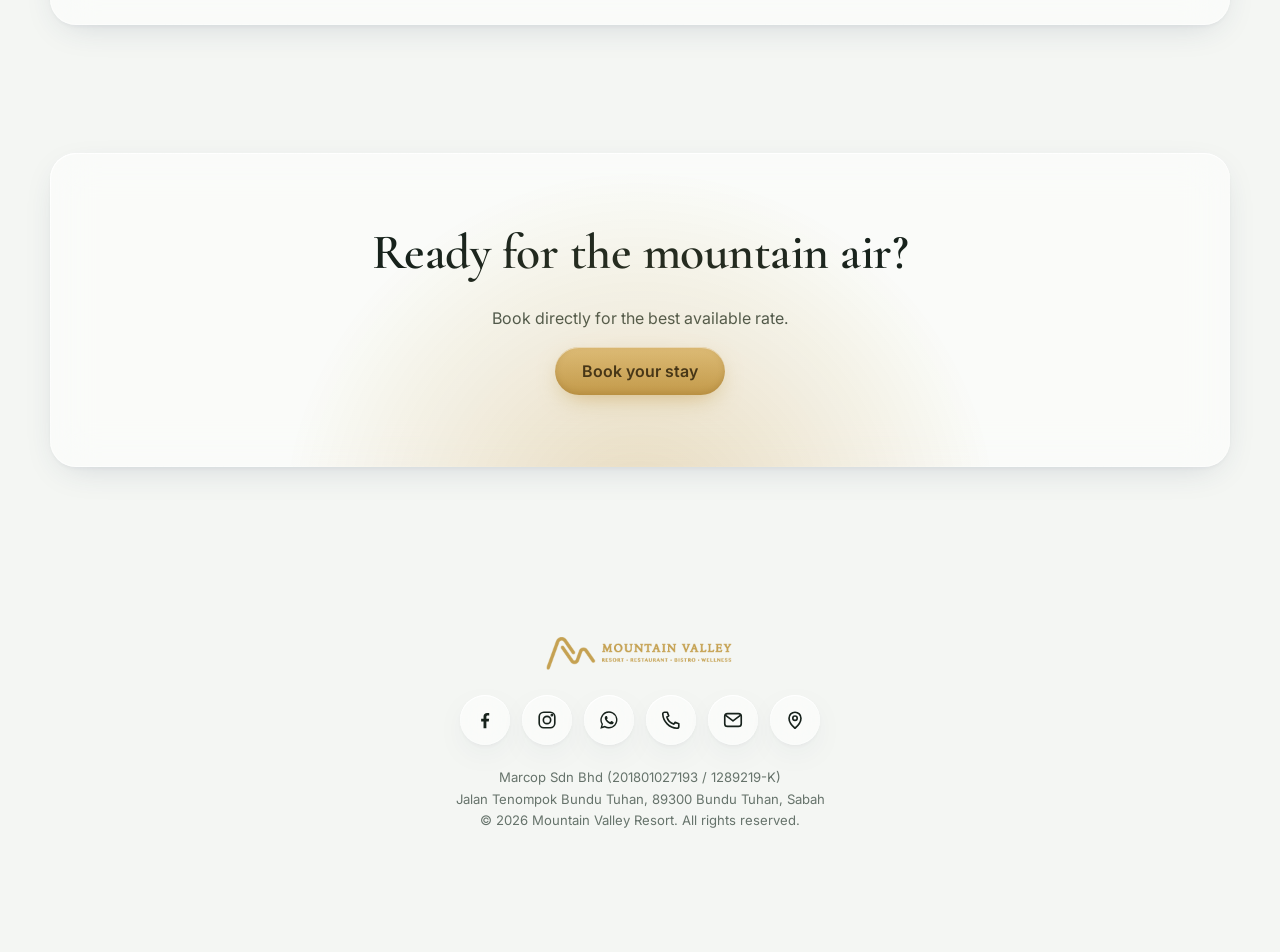
<file: room.html>
<!doctype html>
<html lang="en"><head><meta charset="utf-8"><title>Mountain Valley Resort</title>
<link rel="canonical" href="https://mountainvalley.com.my/#rooms">
<meta http-equiv="refresh" content="0; url=index.html#rooms">
<script>location.replace("index.html#rooms")</script></head>
<body><p><a href="index.html#rooms">Continue to Mountain Valley Resort</a></p></body></html>
</file>
<file: css/style.css>
/* =========================================================
   Mountain Valley Resort — Liquid Glass theme
   ========================================================= */

:root {
  --gold: #c39a4a;
  --gold-2: #e2c27f;
  --gold-ink: #2a1f0b;
  --bg: #f4f6f3;
  --bg-2: #eef3ee;
  --sky: #d3dcf2;
  --sky-2: #e9eef8;
  --mist: #f7f8f5;
  --valley: #dde9d6;
  --ridge-far: #a3add0;
  --ridge-mid: #a6c3ae;
  --ridge-near: #86ab88;
  --ridge-op: .34;
  --ink: #17221c;
  --ink-2: #44524a;
  --ink-3: #66736b;
  --glass: rgba(255, 255, 255, 0.55);
  --glass-strong: rgba(255, 255, 255, 0.74);
  --glass-edge: rgba(255, 255, 255, 0.9);
  --glass-edge-2: rgba(255, 255, 255, 0.3);
  --glass-shadow: 0 10px 36px -14px rgba(40, 60, 90, 0.22), 0 2px 6px -2px rgba(40, 60, 90, 0.08);
  --blob-1: #ffffff;
  --blob-2: #f7e4bb;
  --blob-3: #c6d0f0;
  --radius: 26px;
  --radius-sm: 16px;
  --ease-spring: cubic-bezier(.34, 1.56, .64, 1);
  --ease-out: cubic-bezier(.22, 1, .36, 1);
  --nav-h: 68px;
  color-scheme: light;
}

@media (prefers-color-scheme: dark) {
  :root:not([data-theme="light"]) {
    --bg: #141c24;
    --bg-2: #142019;
    --sky: #111a35; --sky-2: #1a2440; --mist: #17202a; --valley: #0d2016;
    --ridge-far: #2b3654; --ridge-mid: #1d3a31; --ridge-near: #12301d; --ridge-op: .8;
    --ink: #eef3ef;
    --ink-2: #bccac1;
    --ink-3: #8d9b93;
    --glass: rgba(30, 44, 37, 0.38);
    --glass-strong: rgba(28, 40, 34, 0.62);
    --glass-edge: rgba(255, 255, 255, 0.28);
    --glass-edge-2: rgba(255, 255, 255, 0.05);
    --glass-shadow: 0 14px 44px -12px rgba(0, 0, 0, 0.6), 0 2px 6px -2px rgba(0, 0, 0, 0.4);
    --blob-1: #3a4a6e;
    --blob-2: #5e4519;
    --blob-3: #24406b;
    color-scheme: dark;
  }
}
:root[data-theme="dark"] {
  --bg: #141c24; --bg-2: #142019;
  --sky: #111a35; --sky-2: #1a2440; --mist: #17202a; --valley: #0d2016;
  --ridge-far: #2b3654; --ridge-mid: #1d3a31; --ridge-near: #12301d; --ridge-op: .8;
  --ink: #eef3ef; --ink-2: #bccac1; --ink-3: #8d9b93;
  --glass: rgba(30, 44, 37, 0.38); --glass-strong: rgba(28, 40, 34, 0.62);
  --glass-edge: rgba(255, 255, 255, 0.28); --glass-edge-2: rgba(255, 255, 255, 0.05);
  --glass-shadow: 0 14px 44px -12px rgba(0, 0, 0, 0.6), 0 2px 6px -2px rgba(0, 0, 0, 0.4);
  --blob-1: #3a4a6e; --blob-2: #5e4519; --blob-3: #24406b;
  color-scheme: dark;
}

*, *::before, *::after { box-sizing: border-box; }
html { scroll-behavior: smooth; scroll-padding-top: calc(var(--nav-h) + 24px); -webkit-text-size-adjust: 100%; }
body {
  margin: 0;
  font: 400 16px/1.65 Inter, system-ui, -apple-system, "Segoe UI", sans-serif;
  color: var(--ink);
  background: var(--bg);
  overflow-x: hidden;
}
img { max-width: 100%; display: block; }
a { color: inherit; }
h1, h2, h3 { font-family: "Cormorant Garamond", Georgia, serif; font-weight: 600; line-height: 1.1; margin: 0 0 .5em; letter-spacing: -0.01em; }
h2 { font-size: clamp(2rem, 4.2vw, 3.1rem); }
h3 { font-size: 1.45rem; }
p { margin: 0 0 1em; color: var(--ink-2); }
.container { width: min(1180px, 100% - 32px); margin-inline: auto; }
.skip { position: absolute; left: -999px; top: 8px; z-index: 100; padding: 10px 16px; background: var(--gold); color: var(--gold-ink); border-radius: 12px; }
.skip:focus { left: 16px; }
:focus-visible { outline: 2px solid var(--gold); outline-offset: 3px; border-radius: 10px; }

/* ---------- Ambient backdrop the glass refracts ---------- */
.backdrop {
  position: fixed; inset: 0; z-index: -1; overflow: hidden;
  /* sky over the granite summit, down through the cloud line into the valley forest */
  background: linear-gradient(180deg, var(--sky) 0%, var(--sky-2) 30%, var(--mist) 55%, var(--valley) 100%);
}
.blob { position: absolute; width: 52vmax; height: 52vmax; border-radius: 50%; filter: blur(80px); opacity: .55; animation: drift 26s ease-in-out infinite alternate; }
.b1 { background: var(--blob-1); top: 28vh; left: -16vmax; opacity: .7; }
.b2 { background: var(--blob-2); top: -22vmax; right: -14vmax; animation-delay: -8s; opacity: .45; }
.b3 { background: var(--blob-3); top: -10vmax; left: 18vw; animation-delay: -16s; }
.ridges { position: absolute; left: 0; right: 0; bottom: 0; height: 52vh; }
.ridges svg { width: 100%; height: 100%; display: block; }
.ridge-far { fill: var(--ridge-far); opacity: calc(var(--ridge-op) * .9); }
.ridge-mid { fill: var(--ridge-mid); opacity: var(--ridge-op); }
.ridge-near { fill: var(--ridge-near); opacity: var(--ridge-op); }
.mist { position: absolute; left: -30%; width: 160%; height: 14vh; border-radius: 50%; background: var(--mist); filter: blur(40px); opacity: .75; animation: mist 60s linear infinite alternate; }
.mist.m1 { bottom: 30vh; }
.mist.m2 { bottom: 16vh; height: 10vh; opacity: .55; animation-duration: 80s; animation-direction: alternate-reverse; }
@keyframes mist { from { transform: translateX(-8%); } to { transform: translateX(8%); } }
@keyframes drift {
  0% { transform: translate(0, 0) scale(1); }
  50% { transform: translate(6vw, 4vh) scale(1.08); }
  100% { transform: translate(-4vw, -6vh) scale(.96); }
}

/* ---------- Liquid glass surface ---------- */
.glass {
  position: relative;
  background: var(--glass);
  -webkit-backdrop-filter: blur(22px) saturate(180%);
  backdrop-filter: blur(22px) saturate(180%);
  border-radius: var(--radius);
  box-shadow: var(--glass-shadow), inset 0 1px 0 0 var(--glass-edge), inset 0 -1px 0 0 var(--glass-edge-2);
  isolation: isolate;
}
/* specular rim: a gradient border that catches light top-left */
.glass::before {
  content: ""; position: absolute; inset: 0; border-radius: inherit; padding: 1px; pointer-events: none; z-index: 1;
  background: linear-gradient(135deg, var(--glass-edge), transparent 40%, transparent 60%, var(--glass-edge-2));
  -webkit-mask: linear-gradient(#000 0 0) content-box, linear-gradient(#000 0 0);
  -webkit-mask-composite: xor; mask-composite: exclude;
}
/* pointer-following sheen */
.glass::after {
  content: ""; position: absolute; inset: 0; border-radius: inherit; pointer-events: none; z-index: 1;
  background: radial-gradient(320px circle at var(--mx, 50%) var(--my, -20%), rgba(255,255,255,.22), transparent 60%);
  opacity: var(--sheen, 0); transition: opacity .4s var(--ease-out);
}
.glass:hover { --sheen: 1; }
/* Chromium only: true refraction of what sits behind the glass */
.refract .nav.glass, .refract .seg.glass, .refract .btn-glass {
  -webkit-backdrop-filter: url(#liquid) blur(14px) saturate(180%);
  backdrop-filter: url(#liquid) blur(14px) saturate(180%);
}

/* ---------- Buttons ---------- */
.btn {
  --s: 1;
  display: inline-flex; align-items: center; justify-content: center; gap: .5em;
  padding: .8em 1.35em; border-radius: 999px; border: 0; cursor: pointer;
  font: 600 .95rem/1 Inter, sans-serif; text-decoration: none; white-space: nowrap;
  transform: scale(var(--s)); transition: transform .45s var(--ease-spring), box-shadow .3s, background .3s;
}
.btn:hover { --s: 1.04; }
.btn:active { --s: .96; transition-duration: .12s; }
.btn-lg { padding: 1em 1.7em; font-size: 1rem; }
.btn-gold {
  color: var(--gold-ink);
  background: linear-gradient(180deg, var(--gold-2), var(--gold));
  box-shadow: 0 8px 24px -8px rgba(195, 154, 74, .7), inset 0 1px 0 rgba(255,255,255,.6), inset 0 -2px 6px rgba(120, 80, 20, .25);
}
.btn-glass {
  color: var(--ink);
  background: var(--glass);
  -webkit-backdrop-filter: blur(16px) saturate(180%); backdrop-filter: blur(16px) saturate(180%);
  box-shadow: inset 0 1px 0 var(--glass-edge), inset 0 0 0 1px var(--glass-edge-2), 0 6px 20px -10px rgba(0,0,0,.35);
}
.hero .btn-glass { color: #fff; background: rgba(255,255,255,.16); box-shadow: inset 0 1px 0 rgba(255,255,255,.6), inset 0 0 0 1px rgba(255,255,255,.25); }

.ic { width: 1.15em; height: 1.15em; display: inline-grid; place-items: center; flex: none; }
.ic svg { width: 100%; height: 100%; }

/* ---------- Navigation ---------- */
.nav-wrap { position: fixed; top: 12px; left: 0; right: 0; z-index: 50; display: flex; justify-content: center; padding-inline: 12px; pointer-events: none; }
.nav {
  pointer-events: auto; width: min(1180px, 100%); height: var(--nav-h);
  display: flex; align-items: center; gap: 12px; padding: 0 10px 0 20px;
  transition: background .4s, transform .5s var(--ease-out), width .5s var(--ease-out);
}
.nav.over-hero { background: rgba(20, 30, 25, .18); color: #fff; }
.brand img { height: 34px; width: auto; }
.nav-links { list-style: none; margin: 0 auto; padding: 0; display: flex; gap: 2px; position: relative; }
.nav-links a { display: block; padding: 10px 14px; border-radius: 999px; text-decoration: none; font-weight: 500; font-size: .93rem; position: relative; z-index: 1; transition: color .3s; }
.nav-links a[aria-current="true"] { color: var(--gold-ink); }
.nav-pill { position: absolute; height: 40px; top: 14px; left: 0; width: 0; border-radius: 999px; background: linear-gradient(180deg, var(--gold-2), var(--gold)); box-shadow: inset 0 1px 0 rgba(255,255,255,.6); transition: left .55s var(--ease-spring), width .55s var(--ease-spring), opacity .3s; opacity: 0; z-index: 0; }
.menu-btn { display: none; width: 46px; height: 46px; border: 0; border-radius: 50%; background: transparent; cursor: pointer; position: relative; color: inherit; }
.menu-btn span { position: absolute; left: 13px; right: 13px; height: 2px; background: currentColor; border-radius: 2px; transition: transform .45s var(--ease-spring), top .3s; }
.menu-btn span:first-child { top: 18px; } .menu-btn span:last-child { top: 26px; }
.menu-btn[aria-expanded="true"] span:first-child { top: 22px; transform: rotate(45deg); }
.menu-btn[aria-expanded="true"] span:last-child { top: 22px; transform: rotate(-45deg); }

/* ---------- Hero ---------- */
.hero { position: relative; min-height: 100svh; display: grid; place-items: center; overflow: hidden; color: #fff; isolation: isolate; }
.hero-slides img { position: absolute; inset: 0; width: 100%; height: 100%; object-fit: cover; opacity: 0; transform: scale(1.08); transition: opacity 1.6s ease, transform 9s linear; z-index: -2; }
.hero-slides img.active { opacity: 1; transform: scale(1); }
.hero-shade { position: absolute; inset: 0; z-index: -1; background: linear-gradient(180deg, rgba(8,16,12,.45) 0%, rgba(8,16,12,.15) 40%, rgba(8,16,12,.65) 100%); }
.hero-inner { text-align: center; padding: calc(var(--nav-h) + 60px) 16px 120px; max-width: 920px; }
.hero h1 { font-size: clamp(2.6rem, 7.5vw, 5.6rem); text-shadow: 0 4px 30px rgba(0,0,0,.35); }
.hero .lead { color: rgba(255,255,255,.9); font-size: clamp(1rem, 1.6vw, 1.2rem); max-width: 620px; margin: 0 auto 2em; }
.hero .eyebrow { color: var(--gold-2); }
.hero-cta { display: flex; gap: 12px; justify-content: center; flex-wrap: wrap; }
.hero-facts { list-style: none; margin: 48px auto 0; padding: 18px 10px; display: grid; grid-template-columns: repeat(4, 1fr); max-width: 760px; background: rgba(255,255,255,.12); color: #fff; }
.hero-facts li { display: flex; flex-direction: column; gap: 2px; padding: 0 10px; }
.hero-facts li + li { border-left: 1px solid rgba(255,255,255,.2); }
.hero-facts strong { font-family: "Cormorant Garamond", serif; font-size: 1.5rem; line-height: 1.1; }
.hero-facts span { font-size: .78rem; opacity: .85; }
.hero-dots { position: absolute; bottom: 34px; left: 50%; transform: translateX(-50%); display: flex; gap: 8px; }
.hero-dots button { width: 8px; height: 8px; padding: 0; border: 0; border-radius: 99px; background: rgba(255,255,255,.5); cursor: pointer; transition: width .5s var(--ease-spring), background .3s; }
.hero-dots button[aria-selected="true"] { width: 28px; background: #fff; }
.scroll-cue { position: absolute; bottom: 30px; right: 32px; width: 26px; height: 42px; border: 2px solid rgba(255,255,255,.7); border-radius: 20px; }
.scroll-cue span { position: absolute; left: 50%; top: 8px; width: 4px; height: 8px; margin-left: -2px; background: #fff; border-radius: 2px; animation: cue 1.8s ease-in-out infinite; }
@keyframes cue { 0% { opacity: 0; transform: translateY(0); } 40% { opacity: 1; } 100% { opacity: 0; transform: translateY(14px); } }

/* ---------- Sections ---------- */
.section { padding: clamp(72px, 10vw, 128px) 0; }
.section-head { text-align: center; max-width: 680px; margin: 0 auto 40px; }
.eyebrow { text-transform: uppercase; letter-spacing: .18em; font-size: .75rem; font-weight: 600; color: var(--gold); margin-bottom: .9em; }
.split { display: grid; grid-template-columns: 1.05fr 1fr; gap: clamp(32px, 6vw, 80px); align-items: center; }
.split-rev > :first-child { order: 0; }
.chips { display: flex; flex-wrap: wrap; gap: 10px; margin-top: 24px; }
.chip { padding: 9px 16px; border-radius: 999px; font-size: .85rem; font-weight: 500; }

.about-stack { position: relative; display: grid; grid-template-columns: 1fr 1fr; gap: 14px; }
.about-stack img { border-radius: var(--radius); aspect-ratio: 4/5; object-fit: cover; width: 100%; box-shadow: var(--glass-shadow); }
.about-stack img:nth-child(2) { margin-top: 48px; }
.about-card { grid-column: 1 / -1; margin: -80px 24px 0; padding: 24px 28px; background: var(--glass-strong); }
.about-card h3 { margin-bottom: .6em; }
.about-card dl { display: grid; grid-template-columns: auto 1fr; gap: 6px 18px; margin: 0; font-size: .92rem; }
.about-card dt { color: var(--ink-3); }
.about-card dd { margin: 0; font-weight: 500; }

/* ---------- Segmented control (liquid pill) ---------- */
.seg { display: flex; width: max-content; max-width: 100%; margin: 0 auto 18px; padding: 5px; border-radius: 999px; position: relative; overflow-x: auto; scrollbar-width: none; }
.seg::-webkit-scrollbar { display: none; }
.seg button { position: relative; z-index: 2; flex: none; padding: 10px 18px; border: 0; border-radius: 999px; background: transparent; color: var(--ink-2); font: 500 .9rem Inter, sans-serif; cursor: pointer; transition: color .3s; }
.seg button[aria-selected="true"] { color: var(--gold-ink); }
.seg-pill { position: absolute; z-index: 1; top: 5px; bottom: 5px; left: 5px; width: 60px; border-radius: 999px; background: linear-gradient(180deg, var(--gold-2), var(--gold)); box-shadow: 0 6px 16px -6px rgba(195,154,74,.8), inset 0 1px 0 rgba(255,255,255,.6); transition: left .55s var(--ease-spring), width .55s var(--ease-spring); }
.seg-sm button { padding: 7px 14px; font-size: .82rem; }
.rate-toggle { display: flex; align-items: center; justify-content: center; gap: 12px; margin-bottom: 36px; font-size: .88rem; color: var(--ink-3); }
.rate-toggle .seg { margin: 0; }

/* ---------- Rooms ---------- */
.room-grid { display: grid; grid-template-columns: repeat(auto-fill, minmax(300px, 1fr)); gap: 22px; }
.room { display: flex; flex-direction: column; overflow: hidden; transition: transform .6s var(--ease-spring), opacity .4s, box-shadow .4s; }
.room:hover { transform: translateY(-6px); }
.room.out { display: none; }
.room-media { display: block; width: 100%; padding: 0; border: 0; background: none; font: inherit; position: relative; aspect-ratio: 3/2; overflow: hidden; border-radius: var(--radius) var(--radius) 0 0; cursor: zoom-in; }
.room-media img { width: 100%; height: 100%; object-fit: cover; transition: transform 1.2s var(--ease-out), opacity .5s; }
.room:hover .room-media img { transform: scale(1.06); }
.room-badge { position: absolute; top: 12px; left: 12px; padding: 6px 12px; border-radius: 999px; font-size: .75rem; font-weight: 600; text-transform: capitalize; color: #fff; background: rgba(15,25,20,.35); -webkit-backdrop-filter: blur(12px); backdrop-filter: blur(12px); box-shadow: inset 0 1px 0 rgba(255,255,255,.4); }
.room-count { position: absolute; bottom: 12px; right: 12px; padding: 5px 10px; border-radius: 999px; font-size: .75rem; color: #fff; background: rgba(15,25,20,.35); -webkit-backdrop-filter: blur(12px); backdrop-filter: blur(12px); }
.room-body { padding: 20px 22px 22px; display: flex; flex-direction: column; flex: 1; }
.room-body h3 { margin-bottom: .2em; }
.room-no { font-size: .8rem; color: var(--ink-3); font-weight: 500; margin-bottom: 10px; }
.room-feats { list-style: none; padding: 0; margin: 0 0 16px; display: flex; flex-wrap: wrap; gap: 6px; }
.room-feats li { font-size: .78rem; padding: 4px 10px; border-radius: 999px; background: var(--glass-strong); color: var(--ink-2); box-shadow: inset 0 0 0 1px var(--glass-edge-2); }
.room-foot { margin-top: auto; display: flex; align-items: end; justify-content: space-between; gap: 10px; }
.price small { display: block; font-size: .72rem; color: var(--ink-3); }
.price b { font-family: "Cormorant Garamond", serif; font-size: 1.9rem; line-height: 1; color: var(--gold); }
.price b span { font-size: .9rem; font-family: Inter, sans-serif; color: var(--ink-3); font-weight: 500; }
.price b.tick { animation: tick .5s var(--ease-spring); }
@keyframes tick { 0% { transform: translateY(8px); opacity: 0; } 100% { transform: none; opacity: 1; } }
.note { text-align: center; margin-top: 28px; font-size: .88rem; color: var(--ink-3); }

/* ---------- Facilities ---------- */
.fac-grid { display: grid; grid-template-columns: repeat(auto-fill, minmax(250px, 1fr)); gap: 18px; }
.fac { padding: 26px; transition: transform .6s var(--ease-spring); }
.fac:hover { transform: translateY(-4px) scale(1.01); }
.fac .ic { width: 46px; height: 46px; padding: 11px; border-radius: 14px; margin-bottom: 14px; color: var(--gold-ink); background: linear-gradient(180deg, var(--gold-2), var(--gold)); box-shadow: inset 0 1px 0 rgba(255,255,255,.6); }
.fac h3 { font-family: Inter, sans-serif; font-size: 1.02rem; font-weight: 600; margin-bottom: .35em; }
.fac p { font-size: .9rem; margin: 0; }

/* ---------- Dining ---------- */
.hours { display: grid; grid-template-columns: 1fr 1fr; gap: 14px; margin: 24px 0 14px; }
.hours-card { padding: 20px 22px; }
.hours-card p { white-space: nowrap; margin: 0; font-size: .92rem; color: var(--ink); }
.hours-card p span { display: inline-block; min-width: 70px; color: var(--ink-3); }
.open-now { display: inline-flex; align-items: center; gap: 8px; font-size: .9rem; font-weight: 500; }
.open-now::before { content: ""; width: 9px; height: 9px; border-radius: 50%; background: var(--dot, #999); box-shadow: 0 0 0 4px color-mix(in srgb, var(--dot, #999) 25%, transparent); }
.menu-title { margin-bottom: 14px; }
.menu-strip { display: grid; grid-auto-flow: column; grid-auto-columns: 62%; gap: 14px; overflow-x: auto; scroll-snap-type: x mandatory; padding-bottom: 10px; scrollbar-width: thin; }
.menu-strip button { padding: 0; border: 0; background: none; cursor: zoom-in; scroll-snap-align: start; border-radius: var(--radius-sm); overflow: hidden; box-shadow: var(--glass-shadow); }
.menu-strip img { aspect-ratio: 3/4; object-fit: cover; width: 100%; transition: transform .8s var(--ease-out); }
.menu-strip button:hover img { transform: scale(1.04); }

/* ---------- Gallery ---------- */
.gal-grid { columns: 4 220px; column-gap: 14px; margin-top: 30px; }
.gal-grid button { display: block; width: 100%; margin: 0 0 14px; padding: 0; border: 0; border-radius: var(--radius-sm); overflow: hidden; cursor: zoom-in; break-inside: avoid; background: var(--glass); box-shadow: var(--glass-shadow); animation: pop .6s var(--ease-spring) both; }
.gal-grid img { width: 100%; height: auto; transition: transform .8s var(--ease-out); }
.gal-grid button:hover img { transform: scale(1.05); }
@keyframes pop { from { opacity: 0; transform: scale(.92) translateY(12px); } }

/* ---------- Contact ---------- */
.contact-grid { display: grid; grid-template-columns: 1fr 1.2fr; gap: 22px; }
.contact-card { padding: 14px; display: flex; flex-direction: column; }
.c-row { display: flex; align-items: center; gap: 16px; padding: 16px; border-radius: 18px; text-decoration: none; transition: background .3s, transform .45s var(--ease-spring); }
.c-row:hover { background: var(--glass-strong); transform: translateX(4px); }
.c-row .ic { width: 44px; height: 44px; padding: 11px; border-radius: 14px; color: var(--gold-ink); background: linear-gradient(180deg, var(--gold-2), var(--gold)); }
.c-row small { display: block; color: var(--ink-3); font-size: .78rem; }
.c-row b { font-weight: 600; font-size: .98rem; word-break: break-word; }
.fine { font-size: .78rem; color: var(--ink-3); margin: 12px 16px 6px; }
.contact-form { padding: 28px; }
.field { position: relative; margin-bottom: 14px; flex: 1; }
.field input, .field textarea {
  width: 100%; padding: 22px 16px 8px; border-radius: 14px; border: 0; font: inherit; color: var(--ink);
  background: var(--glass-strong); box-shadow: inset 0 0 0 1px var(--glass-edge-2), inset 0 1px 2px rgba(0,0,0,.06);
  transition: box-shadow .3s;
}
.field textarea { resize: vertical; min-height: 110px; }
.field input:focus, .field textarea:focus { outline: none; box-shadow: inset 0 0 0 2px var(--gold); }
.field label { position: absolute; left: 16px; top: 15px; color: var(--ink-3); pointer-events: none; transition: transform .35s var(--ease-spring), font-size .3s; transform-origin: left; }
.field input:focus + label, .field input:not(:placeholder-shown) + label, .field input[type="date"] + label,
.field textarea:focus + label, .field textarea:not(:placeholder-shown) + label { transform: translateY(-10px); font-size: .72rem; }
.field-row { display: flex; gap: 12px; }
.form-actions { display: flex; flex-wrap: wrap; gap: 10px; }
.form-err { color: #c0392b; font-size: .85rem; min-height: 1.2em; margin: 0 0 8px; }
.field.invalid input, .field.invalid textarea { box-shadow: inset 0 0 0 2px #d9534f; animation: shake .4s; }
@keyframes shake { 25% { transform: translateX(-4px); } 75% { transform: translateX(4px); } }
.map { grid-column: 1 / -1; overflow: hidden; height: 380px; padding: 6px; }
.map iframe { width: 100%; height: 100%; border: 0; border-radius: calc(var(--radius) - 6px); }

/* ---------- CTA / footer ---------- */
.cta-band { padding-top: 0; }
.cta { text-align: center; padding: clamp(40px, 7vw, 72px) 24px; overflow: hidden; }
.cta::after { opacity: 1; background: radial-gradient(600px circle at 50% 120%, rgba(195,154,74,.35), transparent 60%); }
.footer { padding: 40px 0 120px; text-align: center; }
.footer-inner { display: flex; flex-direction: column; align-items: center; gap: 22px; }
.footer-logo { height: 38px; width: auto; }
.footer p { font-size: .82rem; color: var(--ink-3); margin: 0; }
.socials { list-style: none; display: flex; flex-wrap: wrap; justify-content: center; gap: 12px; margin: 0; padding: 0; }
.socials a { width: 50px; height: 50px; display: grid; place-items: center; border-radius: 50%; color: var(--ink); text-decoration: none; transition: transform .5s var(--ease-spring), color .3s, background .3s; }
.socials a:hover { transform: translateY(-4px) scale(1.08); color: var(--gold-ink); background: linear-gradient(180deg, var(--gold-2), var(--gold)); }
.socials .ic { width: 22px; height: 22px; }

/* ---------- Floating controls ---------- */
.fab { position: fixed; right: 18px; bottom: 22px; z-index: 40; width: 58px; height: 58px; border-radius: 50%; display: grid; place-items: center; color: #fff; background: rgba(37, 211, 102, .85); transition: transform .5s var(--ease-spring); }
.fab:hover { transform: scale(1.1) rotate(-6deg); }
.fab .ic { width: 28px; height: 28px; }
.fab::before { display: none; }
.to-top { position: fixed; right: 26px; bottom: 92px; z-index: 40; width: 42px; height: 42px; border: 0; border-radius: 50%; cursor: pointer; color: var(--ink); font-size: 1.1rem; opacity: 0; transform: translateY(10px) scale(.8); pointer-events: none; transition: opacity .3s, transform .5s var(--ease-spring); }
.to-top.show { opacity: 1; transform: none; pointer-events: auto; }
.mobile-bar { display: none; }

/* ---------- Lightbox ---------- */
.lightbox { width: 100vw; height: 100vh; max-width: none; max-height: none; margin: 0; padding: 0; border: 0; background: rgba(6, 12, 9, .7); -webkit-backdrop-filter: blur(24px) saturate(140%); backdrop-filter: blur(24px) saturate(140%); color: #fff; }
.lightbox[open] { display: grid; place-items: center; animation: fade .35s ease; }
.lightbox::backdrop { background: transparent; }
.lb-stage { width: min(92vw, 1100px); height: 80vh; display: grid; place-items: center; }
.lb-stage img { max-width: 100%; max-height: 100%; border-radius: 18px; box-shadow: 0 30px 80px -20px rgba(0,0,0,.7); animation: zoomIn .5s var(--ease-spring); }
.lb-cap { position: absolute; bottom: 24px; left: 50%; transform: translateX(-50%); margin: 0; padding: 8px 16px; border-radius: 999px; font-size: .85rem; color: #fff; background: rgba(255,255,255,.12); white-space: nowrap; }
.lb-btn { position: absolute; width: 50px; height: 50px; border: 0; border-radius: 50%; color: #fff; font-size: 1.5rem; cursor: pointer; background: rgba(255,255,255,.14); transition: transform .4s var(--ease-spring); }
.lb-btn:hover { transform: scale(1.1); }
.lb-close { top: 20px; right: 20px; font-size: 1.1rem; }
.lb-prev { left: 20px; top: 50%; margin-top: -25px; }
.lb-next { right: 20px; top: 50%; margin-top: -25px; }
@keyframes fade { from { opacity: 0; } }
@keyframes zoomIn { from { opacity: 0; transform: scale(.9); } }

/* ---------- Reveal on scroll ---------- */
.reveal { opacity: 0; transform: translateY(26px) scale(.985); filter: blur(6px); transition: opacity .9s var(--ease-out), transform 1s var(--ease-spring), filter .9s var(--ease-out); transition-delay: var(--d, 0s); }
.reveal.in { opacity: 1; transform: none; filter: none; }
.no-js .reveal { opacity: 1; transform: none; filter: none; }

/* ---------- Responsive ---------- */
@media (max-width: 980px) {
  .nav-links {
    position: fixed; top: calc(var(--nav-h) + 22px); left: 12px; right: 12px; margin: 0;
    flex-direction: column; gap: 4px; padding: 12px; border-radius: var(--radius);
    background: color-mix(in srgb, var(--bg) 97%, transparent); color: var(--ink); -webkit-backdrop-filter: blur(28px) saturate(180%); backdrop-filter: blur(28px) saturate(180%);
    box-shadow: var(--glass-shadow), inset 0 1px 0 var(--glass-edge);
    opacity: 0; transform: translateY(-12px) scale(.97); transform-origin: top; pointer-events: none;
    transition: opacity .3s, transform .5s var(--ease-spring);
  }
  .nav-links.open { opacity: 1; transform: none; pointer-events: auto; }
  .nav-links a { padding: 14px 16px; font-size: 1.05rem; }
  .nav-links a[aria-current="true"] { background: linear-gradient(180deg, var(--gold-2), var(--gold)); }
  .nav-pill { display: none; }
  .menu-btn { display: block; }
  .nav-book { margin-left: auto; }
  .split, .contact-grid { grid-template-columns: 1fr; }
  .menu-strip { grid-auto-columns: 46%; }
}
@media (max-width: 640px) {
  :root { --nav-h: 60px; }
  .nav { padding-left: 14px; }
  .brand img { height: 28px; }
  .nav-book { display: none; }
  .menu-btn { margin-left: auto; }
  .hero-facts { grid-template-columns: 1fr 1fr; row-gap: 14px; }
  .hero-facts li:nth-child(3) { border-left: 0; }
  .scroll-cue { display: none; }
  .hero .eyebrow { letter-spacing: .1em; font-size: .68rem; }
  .hero-inner { padding-top: calc(var(--nav-h) + 48px); padding-bottom: 130px; }
  .hero-dots { bottom: 96px; }
  .seg { margin-inline: 0; }
  .about-card { margin: -60px 10px 0; padding: 20px; }
  .hours { grid-template-columns: 1fr; }
  .menu-strip { grid-auto-columns: 78%; }
  .field-row { flex-direction: column; gap: 0; }
  .form-actions .btn { flex: 1; }
  .room-grid { grid-template-columns: 1fr; }
  .gal-grid { columns: 2; column-gap: 10px; }
  .gal-grid button { margin-bottom: 10px; }
  .fab { bottom: 88px; width: 52px; height: 52px; }
  .to-top { display: none; }
  .mobile-bar { display: flex; gap: 10px; position: fixed; left: 12px; right: 12px; bottom: calc(12px + env(safe-area-inset-bottom)); z-index: 45; padding: 8px; border-radius: 999px; background: var(--glass-strong); }
  .mobile-bar .btn { flex: 1; }
  .lb-prev, .lb-next { top: auto; bottom: 20px; margin: 0; }
  .lb-cap { bottom: 88px; }
}

@media (prefers-reduced-motion: reduce) {
  *, *::before, *::after { animation-duration: .01ms !important; animation-iteration-count: 1 !important; transition-duration: .01ms !important; }
  html { scroll-behavior: auto; }
  .hero-slides img { transform: none !important; }
}
</file>
